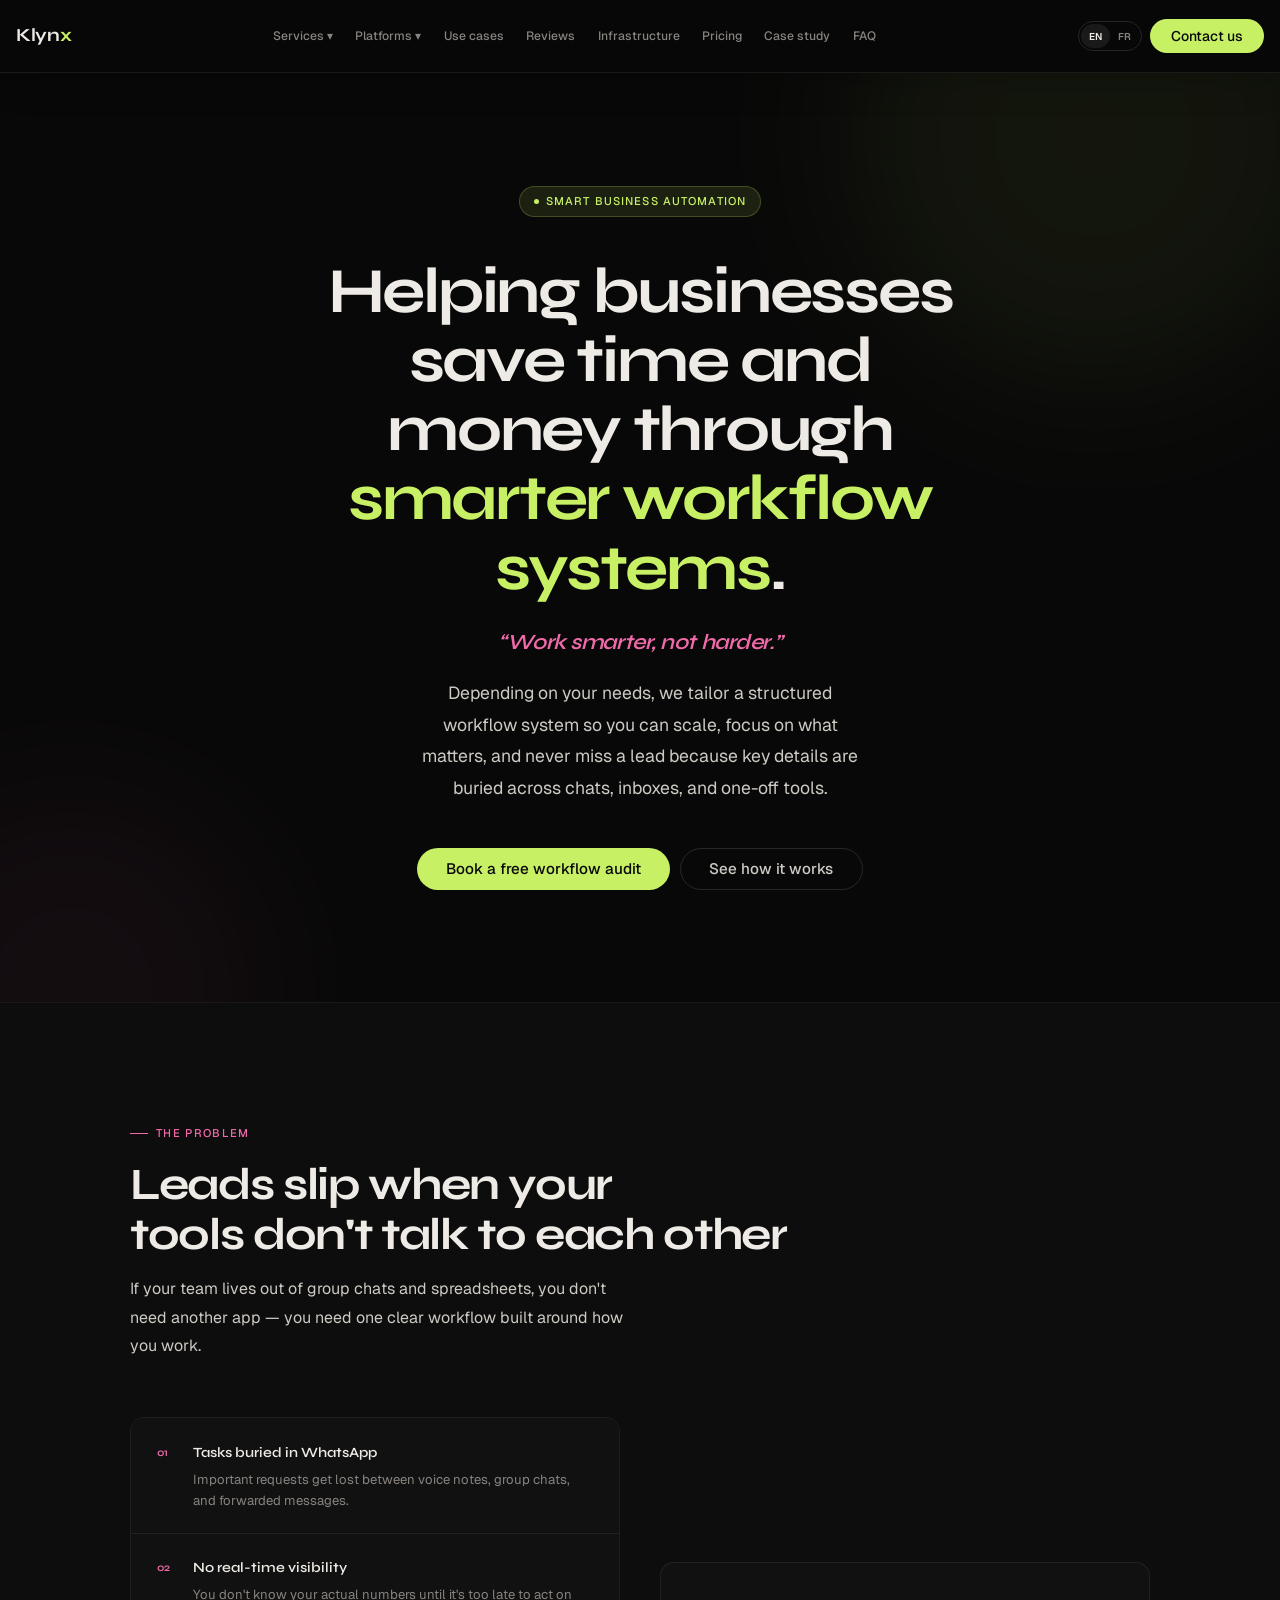
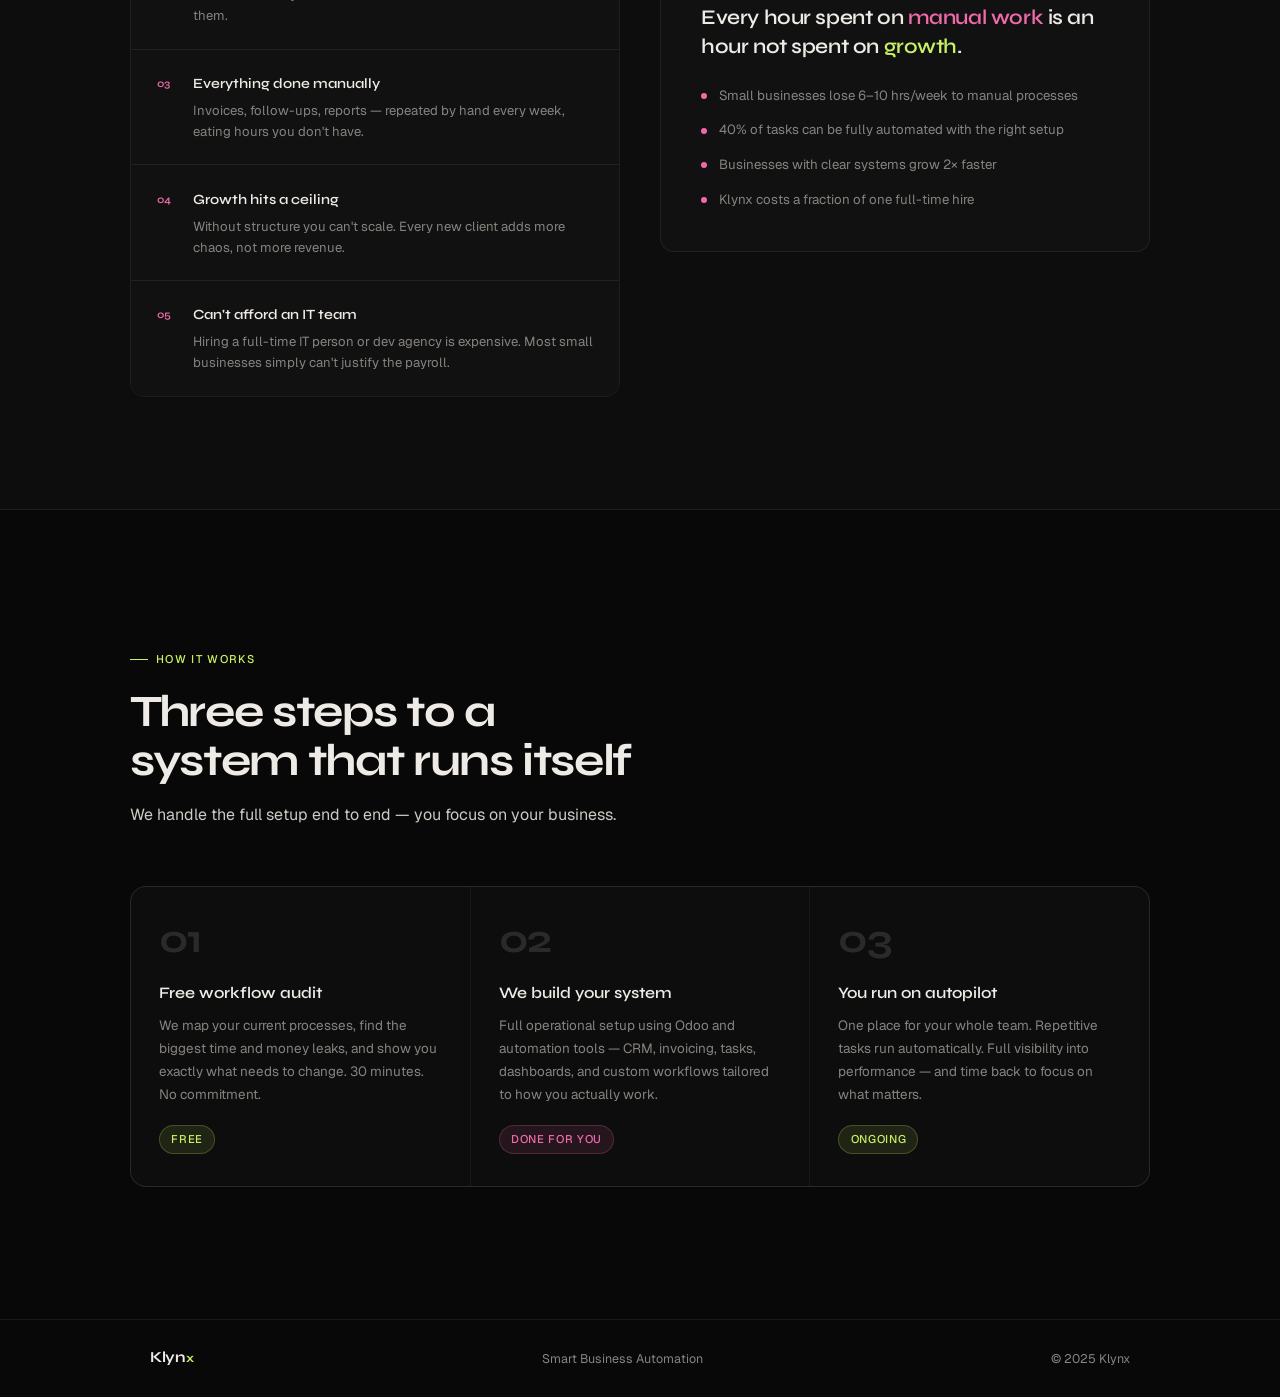
<file: site/index.html>
<!DOCTYPE html><html lang="en"><head><meta charset="UTF-8"><meta name="viewport" content="width=device-width,initial-scale=1.0"><meta name="theme-color" content="#080808"><title>Klynx — Klynx</title>
<link rel="icon" href="favicon.ico" sizes="any">
<link rel="icon" type="image/svg+xml" href="klynx-favicon.svg">
<link rel="preconnect" href="https://fonts.googleapis.com">
<link rel="preconnect" href="https://fonts.gstatic.com" crossorigin>
<link href="https://fonts.googleapis.com/css2?family=Syne:wght@600;700;800&family=Geist:wght@400;500;600&display=swap" rel="stylesheet">
<link rel="stylesheet" href="klynx.css"></head><body><div class="nav-wrap"><div class="nav">
<a class="logo" href="index.html">Klyn<span>x</span></a>
<div class="nav-main">
<div class="nav-item"><button class="nav-link" data-dropdown="" data-en="Services ▾" data-fr="Services ▾">Services ▾</button>
<div class="nav-dropdown">
<div class="dropdown-label" data-en="What we build & manage" data-fr="Ce que nous construisons & gérons">What we build & manage</div>
<a class="dropdown-link" href="services.html#included"><strong>Odoo ERP Integration</strong><small data-en="Business systems, workflows & custom configuration" data-fr="Systèmes métier, workflows & configuration sur mesure">Business systems, workflows & custom configuration</small></a>
<a class="dropdown-link" href="services.html#website"><strong>Website Design</strong><small data-en="Websites built to represent and convert" data-fr="Sites conçus pour représenter votre activité et convertir">Websites built to represent and convert</small></a>
<a class="dropdown-link" href="services.html#included"><strong>Automation & Integrations</strong><small data-en="Connect tools and remove repetitive work" data-fr="Connectez vos outils et supprimez le travail répétitif">Connect tools and remove repetitive work</small></a>
<a class="dropdown-link" href="infrastructure.html#hosting"><strong>Server & Infrastructure</strong><small data-en="Hosting, deployment, security & maintenance" data-fr="Hébergement, déploiement, sécurité & maintenance">Hosting, deployment, security & maintenance</small></a>
</div></div>
<div class="nav-item"><button class="nav-link" data-dropdown="" data-en="Platforms ▾" data-fr="Plateformes ▾">Platforms ▾</button>
<div class="nav-dropdown"><div class="dropdown-label" data-en="Klynx products" data-fr="Produits Klynx">Klynx products</div>
<a class="dropdown-link" href="platforms.html#klynx-os"><strong>Klynx OS <span class="badge-soon">Coming soon</span></strong><small data-en="Fleet-first business operating platform for car rental businesses" data-fr="Plateforme métier pensée autour de la flotte pour les agences de location">Fleet-first business operating platform for car rental businesses</small></a>
</div></div>
<a class="nav-link" data-en="Use cases" data-fr="Cas d’usage" href="use-cases.html">Use cases</a>
<a class="nav-link" data-en="Reviews" data-fr="Avis" href="reviews.html">Reviews</a>
<a class="nav-link" data-en="Infrastructure" data-fr="Infrastructure" href="infrastructure.html">Infrastructure</a>
<a class="nav-link" data-en="Pricing" data-fr="Tarifs" href="pricing.html">Pricing</a>
<a class="nav-link" data-en="Case study" data-fr="Cas client" href="case-study.html#casestudy">Case study</a>
<a class="nav-link" data-en="FAQ" data-fr="FAQ" href="faq.html#faq">FAQ</a>
</div>
<div class="nav-actions"><div class="lang"><button data-lang="en" onclick="setLang('en')">EN</button><button data-lang="fr" onclick="setLang('fr')">FR</button></div><a class="btn btn-green" data-en="Contact us" data-fr="Nous contacter" href="contact.html">Contact us</a><button aria-label="Open menu" class="menu-btn" onclick="toggleMobile()">☰</button></div></div>
<div class="mobile-menu" id="mobileMenu"><div class="mobile-group"><h4 data-en="Services" data-fr="Services">Services</h4><a href="services.html#included">Odoo ERP Integration</a><a href="services.html#website">Website Design</a><a href="services.html#included">Automation & Integrations</a><a href="infrastructure.html#hosting">Server & Infrastructure</a></div><div class="mobile-group"><h4 data-en="Platforms" data-fr="Plateformes">Platforms</h4><a href="platforms.html#klynx-os">Klynx OS — Coming soon</a></div><div class="mobile-group"><h4 data-en="Explore" data-fr="Explorer">Explore</h4><a href="use-cases.html">Use cases</a><a href="reviews.html">Reviews</a><a href="infrastructure.html">Infrastructure</a><a href="pricing.html">Pricing</a><a href="case-study.html#casestudy">Case study</a><a href="faq.html#faq">FAQ</a><a href="contact.html">Contact</a></div></div></div><main><section class="page-section" style="background: var(--bg0); position: relative; overflow: hidden;">
<div aria-hidden="true" class="hero-glow"><div class="orb g"></div><div class="orb p"></div></div>
<div class="inner" style="position: relative; z-index: 1;">
<div class="hero-inner">
<div class="badge"><span class="badge-dot"></span><span data-i18n="hero.badge">Smart Business Automation</span></div>
<h1 data-i18n="hero.h1">Helping businesses save time and money through <span class="g">smarter workflow systems</span>.</h1>
<p class="hero-quote" data-i18n="hero.quote">“Work smarter, not harder.”</p>
<p class="hero-sub" data-i18n="hero.sub">Depending on your needs, we tailor a structured workflow system so you can scale, focus on what matters, and never miss a lead because key details are buried across chats, inboxes, and one-off tools.</p>
<div class="hero-actions">
<a class="btn btn-green btn-lg" data-i18n="hero.cta1" href="contact.html#audit">Book a free workflow audit</a>
<a class="btn btn-outline btn-lg" data-i18n="hero.cta2" href="#how">See how it works</a>
</div>
</div>
</div>
</section><section class="page-section alt" id="problem">
<div class="inner">
<span class="eyebrow pink" data-i18n="problem.eyebrow">The problem</span>
<h2 data-i18n="problem.h2">Leads slip when your<br/>tools don't talk to each other</h2>
<p class="section-desc" data-i18n="problem.desc">If your team lives out of group chats and spreadsheets, you don't need another app — you need one clear workflow built around how you work.</p>
<div class="problem-grid">
<ul class="problem-list">
<li class="problem-item"><span class="problem-num">01</span><div><h3 data-i18n="p1.h">Tasks buried in WhatsApp</h3><p data-i18n="p1.p">Important requests get lost between voice notes, group chats, and forwarded messages.</p></div></li>
<li class="problem-item"><span class="problem-num">02</span><div><h3 data-i18n="p2.h">No real-time visibility</h3><p data-i18n="p2.p">You don't know your actual numbers until it's too late to act on them.</p></div></li>
<li class="problem-item"><span class="problem-num">03</span><div><h3 data-i18n="p3.h">Everything done manually</h3><p data-i18n="p3.p">Invoices, follow-ups, reports — repeated by hand every week, eating hours you don't have.</p></div></li>
<li class="problem-item"><span class="problem-num">04</span><div><h3 data-i18n="p4.h">Growth hits a ceiling</h3><p data-i18n="p4.p">Without structure you can't scale. Every new client adds more chaos, not more revenue.</p></div></li>
<li class="problem-item"><span class="problem-num">05</span><div><h3 data-i18n="p5.h">Can't afford an IT team</h3><p data-i18n="p5.p">Hiring a full-time IT person or dev agency is expensive. Most small businesses simply can't justify the payroll.</p></div></li>
</ul>
<div class="problem-callout">
<p class="callout-quote"><span data-i18n="callout.q1">Every hour spent on</span> <span class="p" data-i18n="callout.q2">manual work</span> <span data-i18n="callout.q3">is an hour not spent on</span> <span class="g" data-i18n="callout.q4">growth</span>.</p>
<div class="callout-stat">
<div class="callout-row" data-i18n="callout.s1">Small businesses lose 6–10 hrs/week to manual processes</div>
<div class="callout-row" data-i18n="callout.s2">40% of tasks can be fully automated with the right setup</div>
<div class="callout-row" data-i18n="callout.s3">Businesses with clear systems grow 2× faster</div>
<div class="callout-row" data-i18n="callout.s4">Klynx costs a fraction of one full-time hire</div>
</div>
</div>
</div>
</div>
</section><section class="page-section" id="how" style="background: var(--bg0);">
<div class="inner">
<span class="eyebrow green" data-i18n="how.eyebrow">How it works</span>
<h2 data-i18n="how.h2">Three steps to a<br/>system that runs itself</h2>
<p class="section-desc" data-i18n="how.desc">We handle the full setup end to end — you focus on your business.</p>
<div class="steps">
<div class="step">
<div class="step-num">01</div>
<h3 data-i18n="s1.h">Free workflow audit</h3>
<p data-i18n="s1.p">We map your current processes, find the biggest time and money leaks, and show you exactly what needs to change. 30 minutes. No commitment.</p>
<span class="step-tag green" data-i18n="s1.tag">Free</span>
</div>
<div class="step">
<div class="step-num">02</div>
<h3 data-i18n="s2.h">We build your system</h3>
<p data-i18n="s2.p">Full operational setup using Odoo and automation tools — CRM, invoicing, tasks, dashboards, and custom workflows tailored to how you actually work.</p>
<span class="step-tag pink" data-i18n="s2.tag">Done for you</span>
</div>
<div class="step">
<div class="step-num">03</div>
<h3 data-i18n="s3.h">You run on autopilot</h3>
<p data-i18n="s3.p">One place for your whole team. Repetitive tasks run automatically. Full visibility into performance — and time back to focus on what matters.</p>
<span class="step-tag green" data-i18n="s3.tag">Ongoing</span>
</div>
</div>
</div>
</section></main><footer>
<a class="logo" href="index.html">Klyn<span>x</span></a>
<span data-i18n="footer.tagline">Smart Business Automation</span>
<span data-i18n="footer.copy">© 2025 Klynx</span>
</footer><button class="backtop" id="backTop" aria-label="Back to top">↑</button><script src="klynx.js"></script></body></html>
</file>
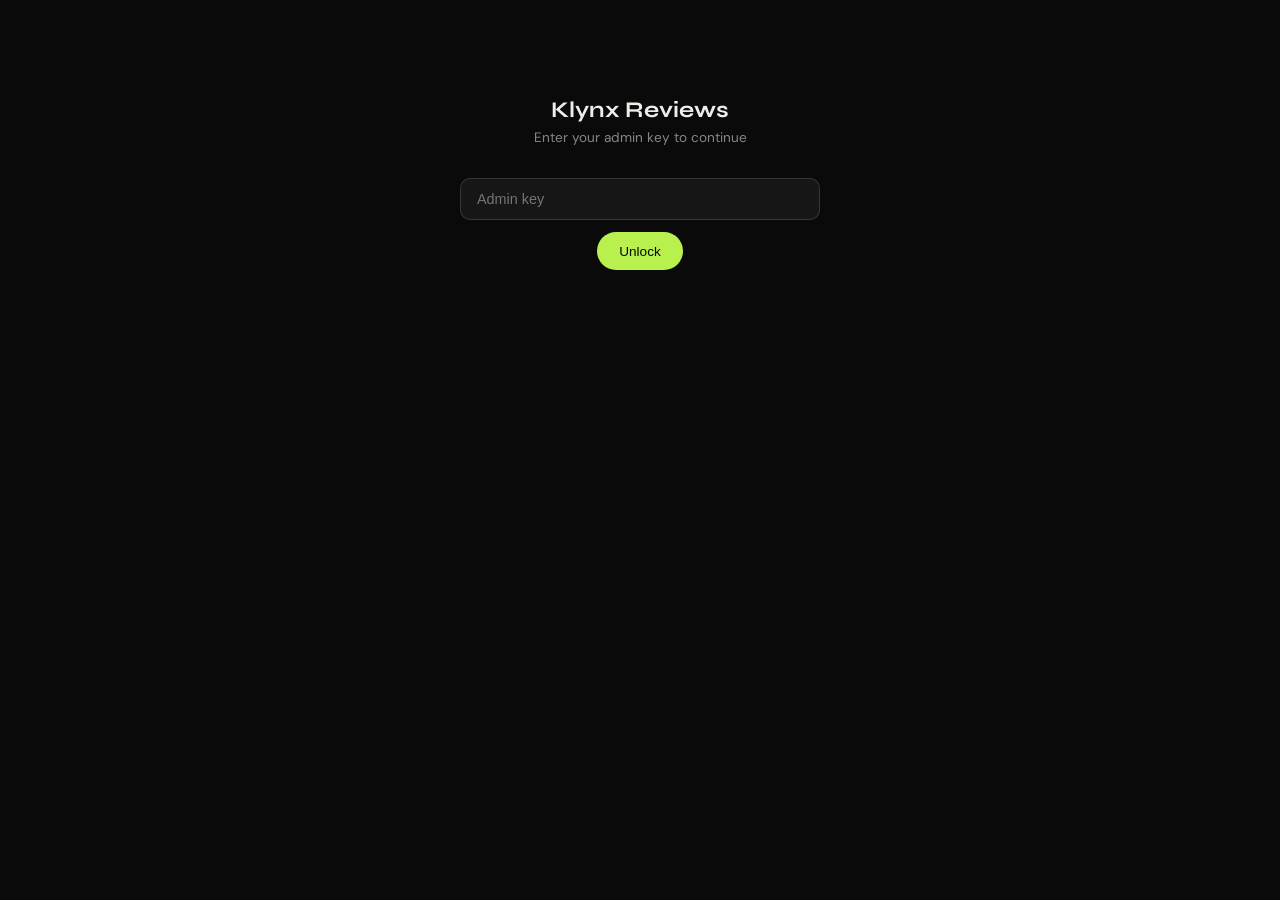
<file: site/admin.html>
<!DOCTYPE html>
<html lang="en">
<head>
<meta charset="UTF-8" />
<meta name="viewport" content="width=device-width, initial-scale=1.0" />
<meta name="robots" content="noindex, nofollow" />
<title>Klynx — Review Moderation</title>
<link href="https://fonts.googleapis.com/css2?family=Syne:wght@700;800&family=DM+Sans:wght@400;500&display=swap" rel="stylesheet" />
<style>
  * { box-sizing: border-box; margin: 0; padding: 0; }
  :root {
    --bg0: #0a0a0a; --bg1: #111111; --bg2: #161616;
    --border: rgba(255,255,255,0.08); --border2: rgba(255,255,255,0.14);
    --text: #f0ede8; --muted: #8a8681;
    --green: #b8f04e; --green-dim: rgba(184,240,78,0.1); --green-border: rgba(184,240,78,0.25);
    --pink: #f06a9e; --pink-dim: rgba(240,106,158,0.1); --pink-border: rgba(240,106,158,0.25);
  }
  body { background: var(--bg0); color: var(--text); font-family: 'DM Sans', sans-serif; padding: 2rem 1.25rem; }
  .wrap { max-width: 780px; margin: 0 auto; }
  h1 { font-family: 'Syne', sans-serif; font-size: 1.4rem; margin-bottom: 0.4rem; }
  .sub { color: var(--muted); font-size: 0.85rem; margin-bottom: 2rem; }

  #login { max-width: 360px; margin: 4rem auto; text-align: center; }
  #login input {
    width: 100%; background: var(--bg2); border: 1px solid var(--border2); color: var(--text);
    padding: 0.75rem 1rem; border-radius: 10px; font-size: 0.9rem; margin-bottom: 0.75rem; outline: none;
  }
  #login input:focus { border-color: var(--green-border); }
  #login button, .btn {
    background: var(--green); color: #080808; border: none; font-weight: 500;
    padding: 0.7rem 1.4rem; border-radius: 100px; cursor: pointer; font-size: 0.85rem;
  }
  #login-error { color: var(--pink); font-size: 0.8rem; margin-top: 0.5rem; display: none; }

  #app { display: none; }
  .api-config { display: flex; gap: 8px; margin-bottom: 1.5rem; }
  .api-config input { flex: 1; background: var(--bg2); border: 1px solid var(--border); color: var(--muted); font-size: 0.78rem; padding: 0.5rem 0.75rem; border-radius: 8px; }

  .tabs { display: flex; gap: 6px; margin-bottom: 1.5rem; }
  .tab {
    background: var(--bg2); border: 1px solid var(--border); color: var(--muted);
    padding: 0.5rem 1rem; border-radius: 100px; cursor: pointer; font-size: 0.8rem; font-weight: 500;
  }
  .tab.active { background: var(--green-dim); border-color: var(--green-border); color: var(--green); }

  .review { background: var(--bg1); border: 1px solid var(--border); border-radius: 14px; padding: 1.5rem; margin-bottom: 12px; }
  .review-top { display: flex; justify-content: space-between; align-items: flex-start; gap: 1rem; margin-bottom: 0.75rem; }
  .review-name { font-family: 'Syne', sans-serif; font-weight: 700; font-size: 0.95rem; }
  .review-company { color: var(--muted); font-size: 0.78rem; margin-top: 2px; }
  .review-stars { color: var(--green); font-size: 0.85rem; letter-spacing: 2px; white-space: nowrap; }
  .review-text { font-size: 0.88rem; color: #ddd8d2; line-height: 1.6; margin-bottom: 1rem; }
  .review-meta { font-size: 0.72rem; color: var(--muted); margin-bottom: 1rem; }
  .status-badge {
    display: inline-block; font-size: 0.65rem; font-weight: 600; letter-spacing: 0.06em; text-transform: uppercase;
    padding: 0.2rem 0.6rem; border-radius: 100px;
  }
  .status-pending { background: rgba(255,255,255,0.06); color: var(--muted); border: 1px solid var(--border2); }
  .status-approved { background: var(--green-dim); color: var(--green); border: 1px solid var(--green-border); }
  .status-rejected { background: var(--pink-dim); color: var(--pink); border: 1px solid var(--pink-border); }
  .review-actions { display: flex; gap: 8px; }
  .action-btn { font-size: 0.78rem; font-weight: 500; padding: 0.45rem 0.9rem; border-radius: 100px; border: 1px solid var(--border2); background: transparent; color: var(--text); cursor: pointer; }
  .action-btn.approve:hover { background: var(--green-dim); border-color: var(--green-border); color: var(--green); }
  .action-btn.reject:hover { background: var(--pink-dim); border-color: var(--pink-border); color: var(--pink); }
  .action-btn.delete:hover { background: rgba(255,255,255,0.08); }
  .empty { color: var(--muted); font-size: 0.85rem; text-align: center; padding: 3rem 0; }
</style>
</head>
<body>

<div id="login">
  <h1>Klynx Reviews</h1>
  <p class="sub">Enter your admin key to continue</p>
  <input type="password" id="admin-key-input" placeholder="Admin key" />
  <button onclick="doLogin()">Unlock</button>
  <p id="login-error">Incorrect key or the worker couldn't be reached.</p>
</div>

<div id="app" class="wrap">
  <h1>Review moderation</h1>
  <p class="sub">Approve reviews to publish them on the site, or reject to hide them permanently.</p>

  <div class="api-config">
    <input id="api-url" placeholder="https://klynx-reviews.YOUR-SUBDOMAIN.workers.dev" />
    <button class="btn" onclick="saveApiUrl()">Save</button>
  </div>

  <div class="tabs">
    <button class="tab active" data-status="pending" onclick="setTab('pending')">Pending</button>
    <button class="tab" data-status="approved" onclick="setTab('approved')">Approved</button>
    <button class="tab" data-status="rejected" onclick="setTab('rejected')">Rejected</button>
    <button class="tab" data-status="all" onclick="setTab('all')">All</button>
  </div>

  <div id="list"></div>
</div>

<script>
let adminKey = localStorage.getItem('klynx_admin_key') || '';
let apiUrl = localStorage.getItem('klynx_reviews_api') || '';
let allReviews = [];
let currentTab = 'pending';

document.getElementById('api-url').value = apiUrl;

function doLogin() {
  adminKey = document.getElementById('admin-key-input').value.trim();
  if (!adminKey) return;
  localStorage.setItem('klynx_admin_key', adminKey);
  document.getElementById('login').style.display = 'none';
  document.getElementById('app').style.display = 'block';
  loadReviews();
}

function saveApiUrl() {
  apiUrl = document.getElementById('api-url').value.trim().replace(/\/$/, '');
  localStorage.setItem('klynx_reviews_api', apiUrl);
  loadReviews();
}

function setTab(status) {
  currentTab = status;
  document.querySelectorAll('.tab').forEach(t => t.classList.toggle('active', t.dataset.status === status));
  render();
}

async function loadReviews() {
  if (!apiUrl) return;
  const list = document.getElementById('list');
  list.innerHTML = '<p class="empty">Loading…</p>';
  try {
    const res = await fetch(`${apiUrl}/admin/list`, { headers: { 'X-Admin-Key': adminKey } });
    if (res.status === 401) {
      document.getElementById('login-error').style.display = 'block';
      document.getElementById('login').style.display = 'block';
      document.getElementById('app').style.display = 'none';
      return;
    }
    const data = await res.json();
    allReviews = data.reviews || [];
    render();
  } catch (err) {
    list.innerHTML = `<p class="empty">Could not reach the worker at that URL.</p>`;
  }
}

function render() {
  const list = document.getElementById('list');
  const filtered = currentTab === 'all' ? allReviews : allReviews.filter(r => r.status === currentTab);
  if (filtered.length === 0) {
    list.innerHTML = '<p class="empty">Nothing here yet.</p>';
    return;
  }
  list.innerHTML = filtered.map(r => `
    <div class="review">
      <div class="review-top">
        <div>
          <div class="review-name">${escapeHtml(r.name)} ${r.company ? `<span class="review-company">— ${escapeHtml(r.company)}</span>` : ''}</div>
        </div>
        <div class="review-stars">${'★'.repeat(r.rating)}${'☆'.repeat(5 - r.rating)}</div>
      </div>
      <div class="review-text">${escapeHtml(r.text)}</div>
      <div class="review-meta">
        <span class="status-badge status-${r.status}">${r.status}</span>
        &nbsp;·&nbsp; submitted ${new Date(r.submittedAt).toLocaleString()}
      </div>
      <div class="review-actions">
        ${r.status !== 'approved' ? `<button class="action-btn approve" onclick="moderate('${r.id}','approve')">Approve</button>` : ''}
        ${r.status !== 'rejected' ? `<button class="action-btn reject" onclick="moderate('${r.id}','reject')">Reject</button>` : ''}
        ${r.status !== 'pending' ? `<button class="action-btn" onclick="moderate('${r.id}','pending')">Move to pending</button>` : ''}
        <button class="action-btn delete" onclick="removeReview('${r.id}')">Delete</button>
      </div>
    </div>
  `).join('');
}

async function moderate(id, action) {
  try {
    await fetch(`${apiUrl}/admin/${id}/${action}`, { method: 'POST', headers: { 'X-Admin-Key': adminKey } });
    loadReviews();
  } catch (err) {
    alert('Could not update this review. Please try again.');
  }
}

async function removeReview(id) {
  if (!confirm('Delete this review permanently?')) return;
  try {
    await fetch(`${apiUrl}/admin/${id}`, { method: 'DELETE', headers: { 'X-Admin-Key': adminKey } });
    loadReviews();
  } catch (err) {
    alert('Could not delete this review. Please try again.');
  }
}

function escapeHtml(str) {
  const div = document.createElement('div');
  div.textContent = str || '';
  return div.innerHTML;
}

// auto-login if we already have a saved key
if (adminKey) {
  document.getElementById('login').style.display = 'none';
  document.getElementById('app').style.display = 'block';
  loadReviews();
}
</script>
</body>
</html>
</file>
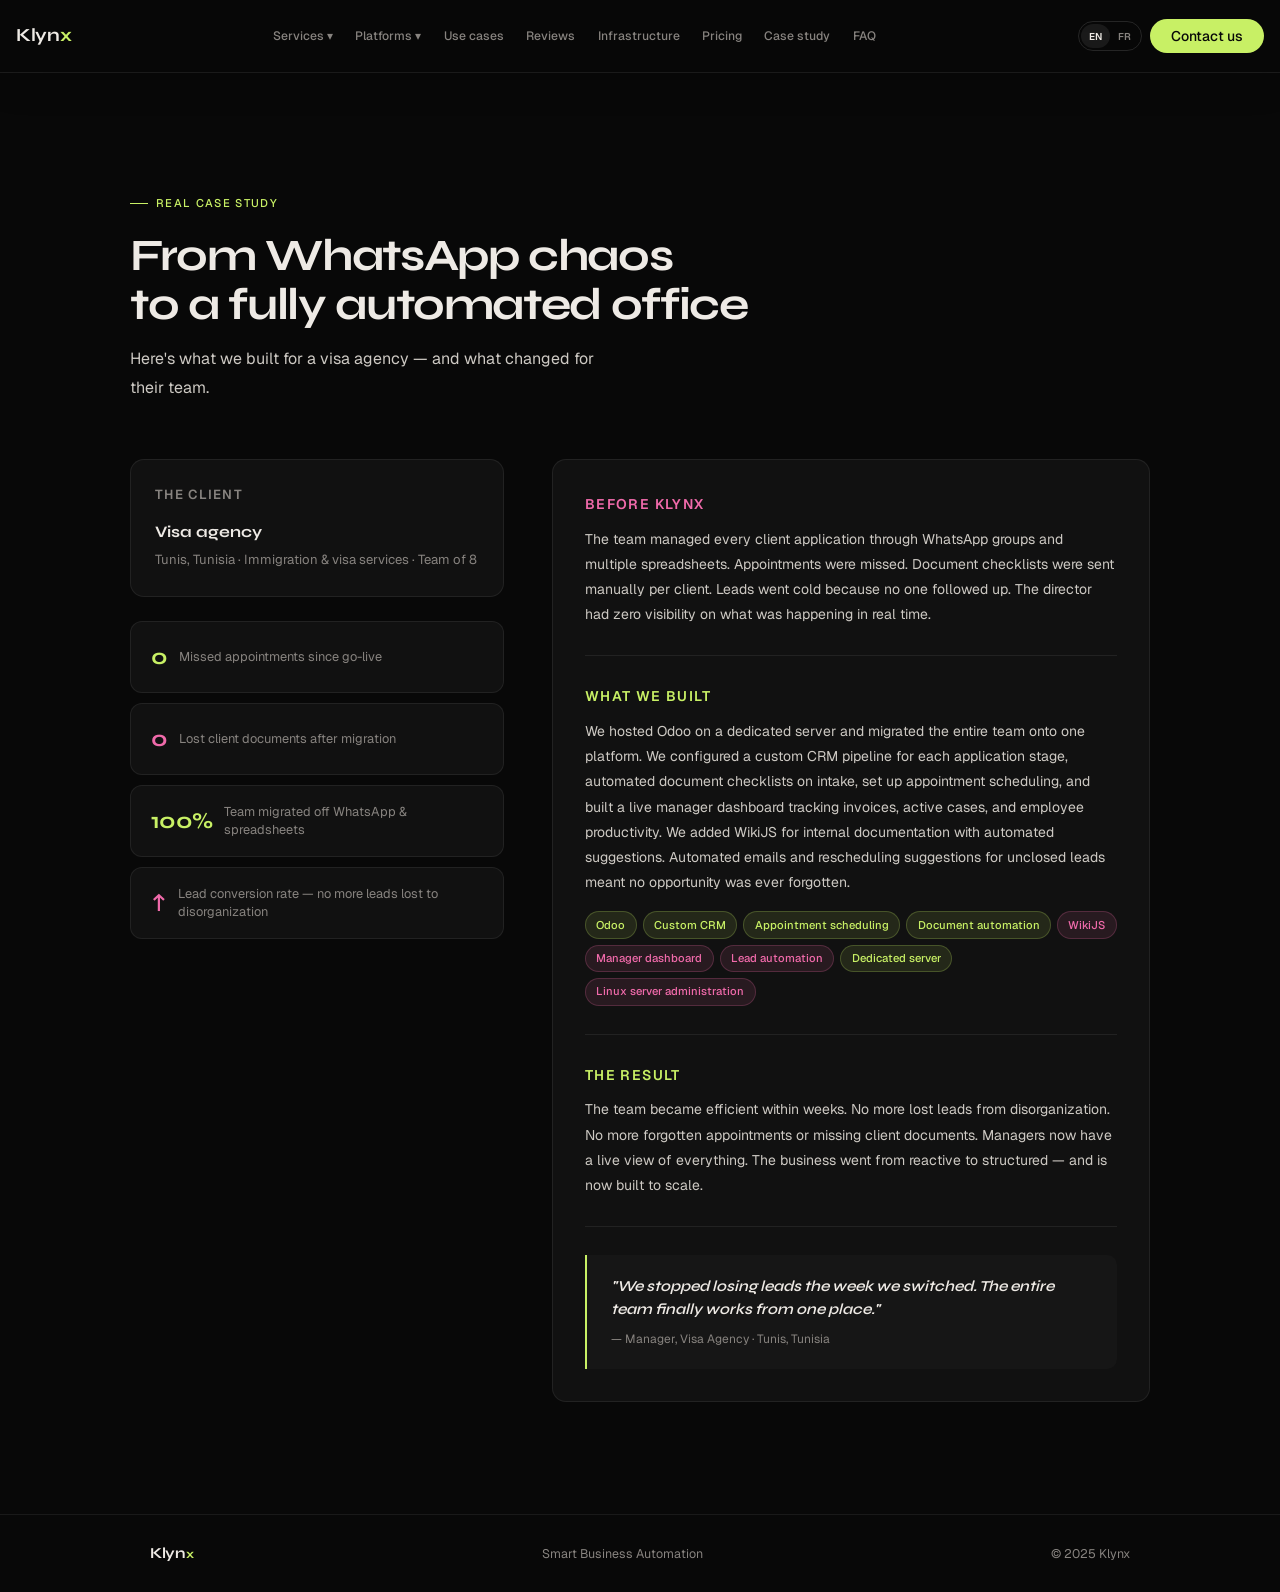
<file: site/case-study.html>
<!DOCTYPE html><html lang="en"><head><meta charset="UTF-8"><meta name="viewport" content="width=device-width,initial-scale=1.0"><meta name="theme-color" content="#080808"><title>Klynx — Klynx</title>
<link rel="icon" href="favicon.ico" sizes="any">
<link rel="icon" type="image/svg+xml" href="klynx-favicon.svg"><link rel="preconnect" href="https://fonts.googleapis.com">
<link rel="preconnect" href="https://fonts.gstatic.com" crossorigin>
<link href="https://fonts.googleapis.com/css2?family=Syne:wght@600;700;800&family=Geist:wght@400;500;600&display=swap" rel="stylesheet">
<link rel="stylesheet" href="klynx.css"></head><body><div class="nav-wrap"><div class="nav">
<a class="logo" href="index.html">Klyn<span>x</span></a>
<div class="nav-main">
<div class="nav-item"><button class="nav-link" data-dropdown="" data-en="Services ▾" data-fr="Services ▾">Services ▾</button>
<div class="nav-dropdown">
<div class="dropdown-label" data-en="What we build & manage" data-fr="Ce que nous construisons & gérons">What we build & manage</div>
<a class="dropdown-link" href="services.html#included"><strong>Odoo ERP Integration</strong><small data-en="Business systems, workflows & custom configuration" data-fr="Systèmes métier, workflows & configuration sur mesure">Business systems, workflows & custom configuration</small></a>
<a class="dropdown-link" href="services.html#website"><strong>Website Design</strong><small data-en="Websites built to represent and convert" data-fr="Sites conçus pour représenter votre activité et convertir">Websites built to represent and convert</small></a>
<a class="dropdown-link" href="services.html#included"><strong>Automation & Integrations</strong><small data-en="Connect tools and remove repetitive work" data-fr="Connectez vos outils et supprimez le travail répétitif">Connect tools and remove repetitive work</small></a>
<a class="dropdown-link" href="infrastructure.html#hosting"><strong>Server & Infrastructure</strong><small data-en="Hosting, deployment, security & maintenance" data-fr="Hébergement, déploiement, sécurité & maintenance">Hosting, deployment, security & maintenance</small></a>
</div></div>
<div class="nav-item"><button class="nav-link" data-dropdown="" data-en="Platforms ▾" data-fr="Plateformes ▾">Platforms ▾</button>
<div class="nav-dropdown"><div class="dropdown-label" data-en="Klynx products" data-fr="Produits Klynx">Klynx products</div>
<a class="dropdown-link" href="platforms.html#klynx-os"><strong>Klynx OS <span class="badge-soon">Coming soon</span></strong><small data-en="Fleet-first business operating platform for car rental businesses" data-fr="Plateforme métier pensée autour de la flotte pour les agences de location">Fleet-first business operating platform for car rental businesses</small></a>
</div></div>
<a class="nav-link" data-en="Use cases" data-fr="Cas d’usage" href="use-cases.html">Use cases</a>
<a class="nav-link" data-en="Reviews" data-fr="Avis" href="reviews.html">Reviews</a>
<a class="nav-link" data-en="Infrastructure" data-fr="Infrastructure" href="infrastructure.html">Infrastructure</a>
<a class="nav-link" data-en="Pricing" data-fr="Tarifs" href="pricing.html">Pricing</a>
<a class="nav-link" data-en="Case study" data-fr="Cas client" href="case-study.html#casestudy">Case study</a>
<a class="nav-link" data-en="FAQ" data-fr="FAQ" href="faq.html#faq">FAQ</a>
</div>
<div class="nav-actions"><div class="lang"><button data-lang="en" onclick="setLang('en')">EN</button><button data-lang="fr" onclick="setLang('fr')">FR</button></div><a class="btn btn-green" data-en="Contact us" data-fr="Nous contacter" href="contact.html">Contact us</a><button aria-label="Open menu" class="menu-btn" onclick="toggleMobile()">☰</button></div></div>
<div class="mobile-menu" id="mobileMenu"><div class="mobile-group"><h4 data-en="Services" data-fr="Services">Services</h4><a href="services.html#included">Odoo ERP Integration</a><a href="services.html#website">Website Design</a><a href="services.html#included">Automation & Integrations</a><a href="infrastructure.html#hosting">Server & Infrastructure</a></div><div class="mobile-group"><h4 data-en="Platforms" data-fr="Plateformes">Platforms</h4><a href="platforms.html#klynx-os">Klynx OS — Coming soon</a></div><div class="mobile-group"><h4 data-en="Explore" data-fr="Explorer">Explore</h4><a href="use-cases.html">Use cases</a><a href="reviews.html">Reviews</a><a href="infrastructure.html">Infrastructure</a><a href="pricing.html">Pricing</a><a href="case-study.html#casestudy">Case study</a><a href="faq.html#faq">FAQ</a><a href="contact.html">Contact</a></div></div></div><main><section class="page-section" id="casestudy" style="background: var(--bg0);">
<div class="inner">
<span class="eyebrow green" data-i18n="cs.eyebrow">Real case study</span>
<h2 data-i18n="cs.h2">From WhatsApp chaos<br/>to a fully automated office</h2>
<p class="section-desc" data-i18n="cs.desc">Here's what we built for a visa agency — and what changed for their team.</p>
<div class="cs-wrap">
<div class="cs-meta">
<div class="cs-client">
<p class="cs-client-label" data-i18n="cs.client.label">The client</p>
<h3 data-i18n="cs.client.h">Visa agency</h3>
<p data-i18n="cs.client.p">Tunis, Tunisia · Immigration &amp; visa services · Team of 8</p>
</div>
<div class="cs-results">
<div class="cs-result">
<span class="cs-result-num g">0</span>
<span class="cs-result-label" data-i18n="cs.r1">Missed appointments since go-live</span>
</div>
<div class="cs-result">
<span class="cs-result-num p">0</span>
<span class="cs-result-label" data-i18n="cs.r2">Lost client documents after migration</span>
</div>
<div class="cs-result">
<span class="cs-result-num g">100%</span>
<span class="cs-result-label" data-i18n="cs.r3">Team migrated off WhatsApp &amp; spreadsheets</span>
</div>
<div class="cs-result">
<span class="cs-result-num p">↑</span>
<span class="cs-result-label" data-i18n="cs.r4">Lead conversion rate — no more leads lost to disorganization</span>
</div>
</div>
</div>
<div class="cs-story">
<div class="cs-block">
<p class="cs-block-label p" data-i18n="cs.before.label">Before Klynx</p>
<p data-i18n="cs.before.p">The team managed every client application through WhatsApp groups and multiple spreadsheets. Appointments were missed. Document checklists were sent manually per client. Leads went cold because no one followed up. The director had zero visibility on what was happening in the office in real time.</p>
</div>
<div class="cs-block">
<p class="cs-block-label g" data-i18n="cs.what.label">What we built</p>
<p data-i18n="cs.what.p">We hosted Odoo on a dedicated server and migrated the entire team onto one platform. We configured a custom CRM pipeline for each application stage, automated document checklists sent to clients on intake, set up appointment scheduling, and built a live manager dashboard tracking invoices, active cases, and employee productivity. We added WikiJS for internal documentation with automated suggestions — so the team stopped losing time asking each other basic questions. Automated emails and rescheduling suggestions for unclosed leads meant no opportunity was forgotten.</p>
<div class="cs-tags">
<span class="cs-tag g">Odoo</span>
<span class="cs-tag g">Custom CRM</span>
<span class="cs-tag g">Appointment scheduling</span>
<span class="cs-tag g">Document automation</span>
<span class="cs-tag p">WikiJS</span>
<span class="cs-tag p">Manager dashboard</span>
<span class="cs-tag p">Lead automation</span>
<span class="cs-tag g">Dedicated server</span>
<span class="cs-tag p">Linux server administration</span>
</div>
</div>
<div class="cs-block">
<p class="cs-block-label g" data-i18n="cs.after.label">The result</p>
<p data-i18n="cs.after.p">The team became efficient within weeks. No more lost leads from disorganization. No more forgotten appointments or missing client documents. Managers now have a live view of everything happening in the office. The business went from reactive to structured — and is now built to scale.</p>
</div>
<div class="cs-quote">
<p data-i18n="cs.quote">"Review from the manager coming soon."</p>
<span data-i18n="cs.quote.sub">— Manager, Visa Agency · Tunis, Tunisia</span>
</div>
</div>
</div>
</div>
</section></main><footer>
<a class="logo" href="index.html">Klyn<span>x</span></a>
<span data-i18n="footer.tagline">Smart Business Automation</span>
<span data-i18n="footer.copy">© 2025 Klynx</span>
</footer><button class="backtop" id="backTop" aria-label="Back to top">↑</button><script src="klynx.js"></script></body></html>
</file>
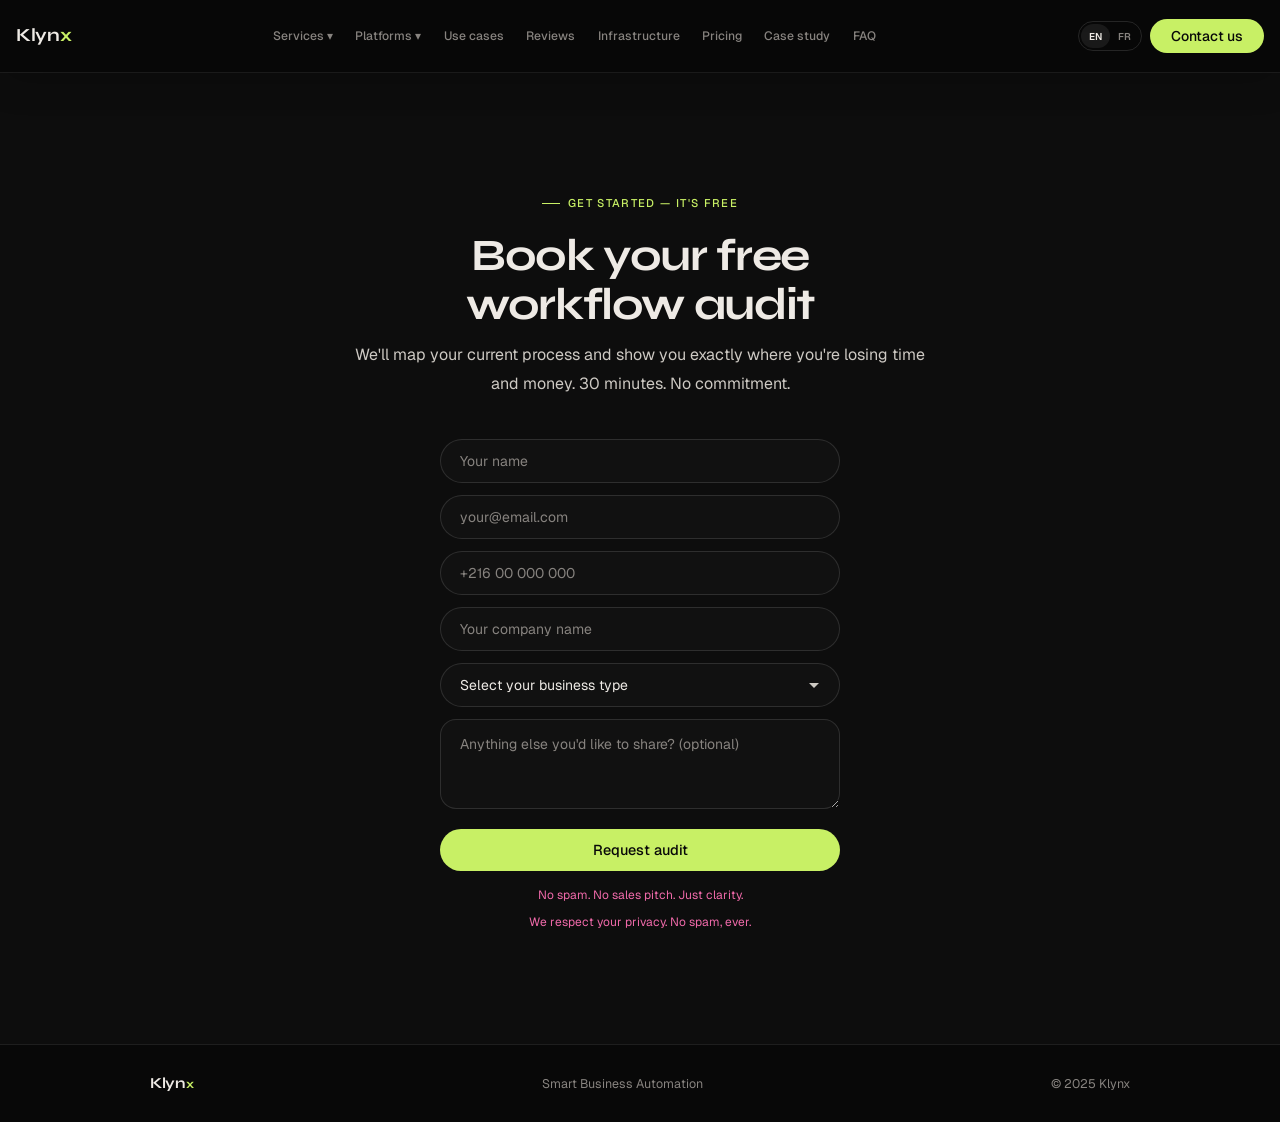
<file: site/contact.html>
<!DOCTYPE html><html lang="en"><head><meta charset="UTF-8"><meta name="viewport" content="width=device-width,initial-scale=1.0"><meta name="theme-color" content="#080808"><title>Klynx — Klynx</title>
<link rel="icon" href="favicon.ico" sizes="any">
<link rel="icon" type="image/svg+xml" href="klynx-favicon.svg"><link rel="preconnect" href="https://fonts.googleapis.com">
<link rel="preconnect" href="https://fonts.gstatic.com" crossorigin>
<link href="https://fonts.googleapis.com/css2?family=Syne:wght@600;700;800&family=Geist:wght@400;500;600&display=swap" rel="stylesheet">
<link rel="stylesheet" href="klynx.css"></head><body><div class="nav-wrap"><div class="nav">
<a class="logo" href="index.html">Klyn<span>x</span></a>
<div class="nav-main">
<div class="nav-item"><button class="nav-link" data-dropdown="" data-en="Services ▾" data-fr="Services ▾">Services ▾</button>
<div class="nav-dropdown">
<div class="dropdown-label" data-en="What we build & manage" data-fr="Ce que nous construisons & gérons">What we build & manage</div>
<a class="dropdown-link" href="services.html#included"><strong>Odoo ERP Integration</strong><small data-en="Business systems, workflows & custom configuration" data-fr="Systèmes métier, workflows & configuration sur mesure">Business systems, workflows & custom configuration</small></a>
<a class="dropdown-link" href="services.html#website"><strong>Website Design</strong><small data-en="Websites built to represent and convert" data-fr="Sites conçus pour représenter votre activité et convertir">Websites built to represent and convert</small></a>
<a class="dropdown-link" href="services.html#included"><strong>Automation & Integrations</strong><small data-en="Connect tools and remove repetitive work" data-fr="Connectez vos outils et supprimez le travail répétitif">Connect tools and remove repetitive work</small></a>
<a class="dropdown-link" href="infrastructure.html#hosting"><strong>Server & Infrastructure</strong><small data-en="Hosting, deployment, security & maintenance" data-fr="Hébergement, déploiement, sécurité & maintenance">Hosting, deployment, security & maintenance</small></a>
</div></div>
<div class="nav-item"><button class="nav-link" data-dropdown="" data-en="Platforms ▾" data-fr="Plateformes ▾">Platforms ▾</button>
<div class="nav-dropdown"><div class="dropdown-label" data-en="Klynx products" data-fr="Produits Klynx">Klynx products</div>
<a class="dropdown-link" href="platforms.html#klynx-os"><strong>Klynx OS <span class="badge-soon">Coming soon</span></strong><small data-en="Fleet-first business operating platform for car rental businesses" data-fr="Plateforme métier pensée autour de la flotte pour les agences de location">Fleet-first business operating platform for car rental businesses</small></a>
</div></div>
<a class="nav-link" data-en="Use cases" data-fr="Cas d’usage" href="use-cases.html">Use cases</a>
<a class="nav-link" data-en="Reviews" data-fr="Avis" href="reviews.html">Reviews</a>
<a class="nav-link" data-en="Infrastructure" data-fr="Infrastructure" href="infrastructure.html">Infrastructure</a>
<a class="nav-link" data-en="Pricing" data-fr="Tarifs" href="pricing.html">Pricing</a>
<a class="nav-link" data-en="Case study" data-fr="Cas client" href="case-study.html#casestudy">Case study</a>
<a class="nav-link" data-en="FAQ" data-fr="FAQ" href="faq.html#faq">FAQ</a>
</div>
<div class="nav-actions"><div class="lang"><button data-lang="en" onclick="setLang('en')">EN</button><button data-lang="fr" onclick="setLang('fr')">FR</button></div><a class="btn btn-green" data-en="Contact us" data-fr="Nous contacter" href="contact.html">Contact us</a><button aria-label="Open menu" class="menu-btn" onclick="toggleMobile()">☰</button></div></div>
<div class="mobile-menu" id="mobileMenu"><div class="mobile-group"><h4 data-en="Services" data-fr="Services">Services</h4><a href="services.html#included">Odoo ERP Integration</a><a href="services.html#website">Website Design</a><a href="services.html#included">Automation & Integrations</a><a href="infrastructure.html#hosting">Server & Infrastructure</a></div><div class="mobile-group"><h4 data-en="Platforms" data-fr="Plateformes">Platforms</h4><a href="platforms.html#klynx-os">Klynx OS — Coming soon</a></div><div class="mobile-group"><h4 data-en="Explore" data-fr="Explorer">Explore</h4><a href="use-cases.html">Use cases</a><a href="reviews.html">Reviews</a><a href="infrastructure.html">Infrastructure</a><a href="pricing.html">Pricing</a><a href="case-study.html#casestudy">Case study</a><a href="faq.html#faq">FAQ</a><a href="contact.html">Contact</a></div></div></div><main><section class="page-section alt" id="audit">
<div class="inner">
<div class="cta-inner">
<span class="eyebrow green" data-i18n="cta.eyebrow" style="justify-content: center;">Get started — it's free</span>
<h2 data-i18n="cta.h2">Book your free<br/>workflow audit</h2>
<p class="section-desc" data-i18n="cta.desc">We'll map your current process and show you exactly where you're losing time and money. 30 minutes. No commitment.</p>
<form action="https://your-email-forwarding-worker.workers.dev" class="contact-form" method="POST" name="audit-requests" onsubmit="handleSubmit(event)">
<input name="form-name" type="hidden" value="audit-requests"/>
<div class="form-row">
<input aria-label="Your name" data-i18n-aria="cta.aria.name" data-i18n-placeholder="cta.name.placeholder" name="full-name" placeholder="Your name" required="" type="text"/>
</div>
<div class="form-row">
<input aria-label="Email address" data-i18n-aria="cta.aria.email" data-i18n-placeholder="cta.placeholder" name="email" placeholder="your@email.com" required="" type="email"/>
</div>
<div class="form-row">
<input aria-label="Phone number (optional)" data-i18n-aria="cta.aria.phone" data-i18n-placeholder="cta.phone.placeholder" name="phone" placeholder="+216 00 000 000" type="tel"/>
</div>
<div class="form-row">
<input aria-label="Company name" data-i18n-aria="cta.aria.company" data-i18n-placeholder="cta.company.placeholder" name="company" placeholder="Your company name" required="" type="text"/>
</div>
<div class="form-row">
<select aria-label="Business type" data-i18n-aria="cta.aria.business" data-i18n-placeholder="cta.business.placeholder" id="business-type-select" name="business-type" onchange="toggleOtherBusinessType(this)" required="">
<option disabled="" selected="" value="">Select your business type</option>
<option value="retail">Retail &amp; Shop</option>
<option value="services">Service and Agency</option>
<option value="rental">Rental Car Agency</option>
<option value="realestate">Real Estate Company</option>
<option value="other">Other</option>
</select>
</div>
<div class="form-row" id="business-type-other-row" style="display: none;">
<input aria-label="Describe your business type" data-i18n-aria="cta.aria.businessOther" data-i18n-placeholder="cta.business.other.placeholder" id="business-type-other-input" name="business-type-other" placeholder="Tell us your business type" type="text"/>
</div>
<div class="form-row">
<textarea aria-label="Anything else you'd like to share (optional)" data-i18n-aria="cta.aria.extra" data-i18n-placeholder="cta.extra.placeholder" name="extra-info" placeholder="Anything else you'd like to share? (optional)"></textarea>
</div>
<button data-i18n="cta.btn" type="submit">Request audit</button>
</form>
<p class="note"><span data-i18n="cta.note">No spam. No sales pitch.</span> <span data-i18n="cta.note2">Just clarity.</span></p>
<p class="note" style="margin-top: 0.4rem;"><span data-i18n="cta.privacy">We respect your privacy. No spam, ever.</span></p>
<p class="success-msg" data-i18n="cta.success" id="success">Thanks — we'll reach out within 24 hours.</p>
</div>
</div>
</section></main><footer>
<a class="logo" href="index.html">Klyn<span>x</span></a>
<span data-i18n="footer.tagline">Smart Business Automation</span>
<span data-i18n="footer.copy">© 2025 Klynx</span>
</footer><button class="backtop" id="backTop" aria-label="Back to top">↑</button><script src="klynx.js"></script></body></html>
</file>
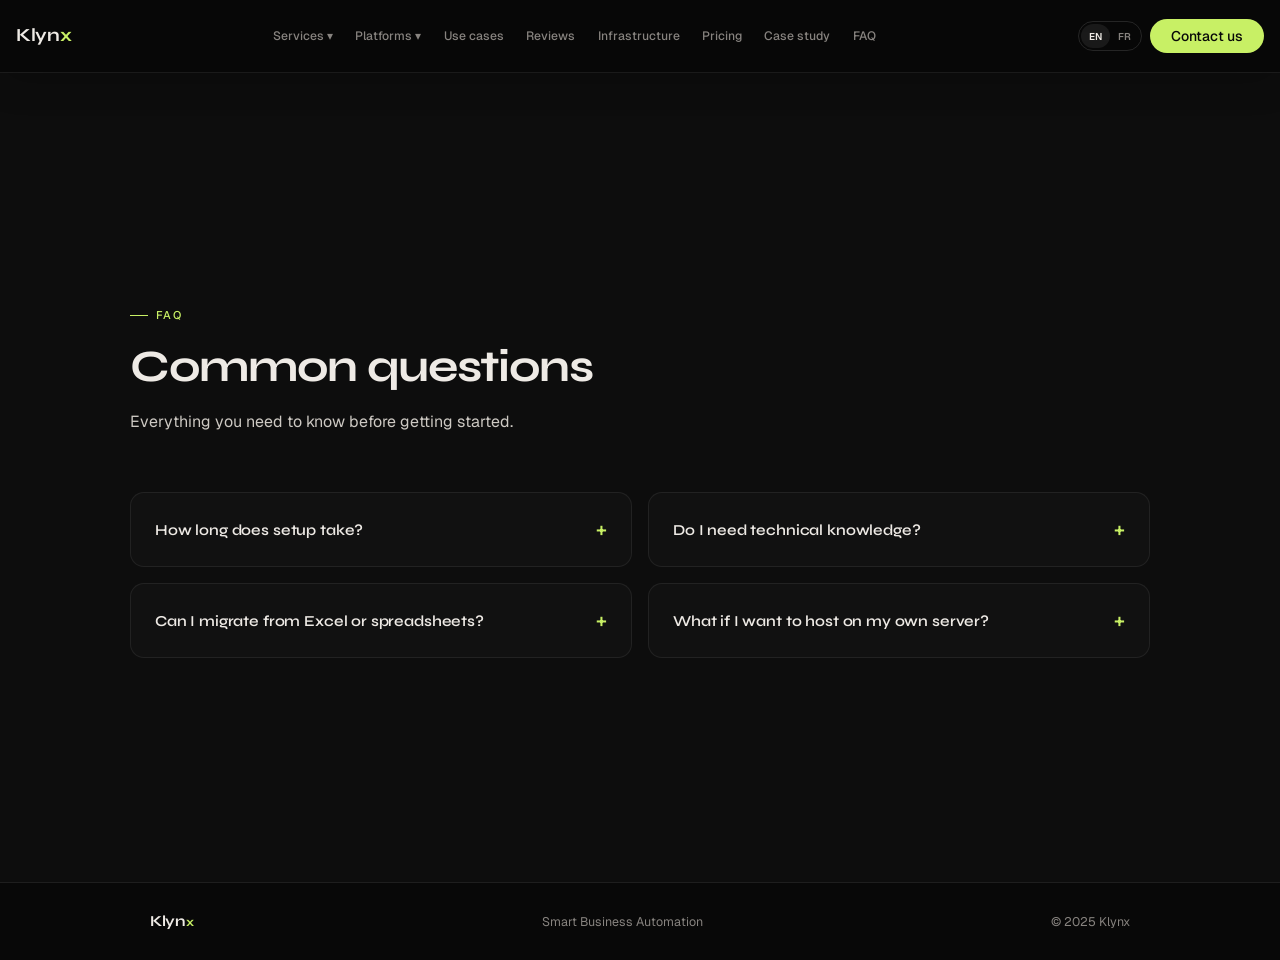
<file: site/faq.html>
<!DOCTYPE html><html lang="en"><head><meta charset="UTF-8"><meta name="viewport" content="width=device-width,initial-scale=1.0"><meta name="theme-color" content="#080808"><title>Klynx — Klynx</title>
<link rel="icon" href="favicon.ico" sizes="any">
<link rel="icon" type="image/svg+xml" href="klynx-favicon.svg"><link rel="preconnect" href="https://fonts.googleapis.com">
<link rel="preconnect" href="https://fonts.gstatic.com" crossorigin>
<link href="https://fonts.googleapis.com/css2?family=Syne:wght@600;700;800&family=Geist:wght@400;500;600&display=swap" rel="stylesheet">
<link rel="stylesheet" href="klynx.css"></head><body><div class="nav-wrap"><div class="nav">
<a class="logo" href="index.html">Klyn<span>x</span></a>
<div class="nav-main">
<div class="nav-item"><button class="nav-link" data-dropdown="" data-en="Services ▾" data-fr="Services ▾">Services ▾</button>
<div class="nav-dropdown">
<div class="dropdown-label" data-en="What we build & manage" data-fr="Ce que nous construisons & gérons">What we build & manage</div>
<a class="dropdown-link" href="services.html#included"><strong>Odoo ERP Integration</strong><small data-en="Business systems, workflows & custom configuration" data-fr="Systèmes métier, workflows & configuration sur mesure">Business systems, workflows & custom configuration</small></a>
<a class="dropdown-link" href="services.html#website"><strong>Website Design</strong><small data-en="Websites built to represent and convert" data-fr="Sites conçus pour représenter votre activité et convertir">Websites built to represent and convert</small></a>
<a class="dropdown-link" href="services.html#included"><strong>Automation & Integrations</strong><small data-en="Connect tools and remove repetitive work" data-fr="Connectez vos outils et supprimez le travail répétitif">Connect tools and remove repetitive work</small></a>
<a class="dropdown-link" href="infrastructure.html#hosting"><strong>Server & Infrastructure</strong><small data-en="Hosting, deployment, security & maintenance" data-fr="Hébergement, déploiement, sécurité & maintenance">Hosting, deployment, security & maintenance</small></a>
</div></div>
<div class="nav-item"><button class="nav-link" data-dropdown="" data-en="Platforms ▾" data-fr="Plateformes ▾">Platforms ▾</button>
<div class="nav-dropdown"><div class="dropdown-label" data-en="Klynx products" data-fr="Produits Klynx">Klynx products</div>
<a class="dropdown-link" href="platforms.html#klynx-os"><strong>Klynx OS <span class="badge-soon">Coming soon</span></strong><small data-en="Fleet-first business operating platform for car rental businesses" data-fr="Plateforme métier pensée autour de la flotte pour les agences de location">Fleet-first business operating platform for car rental businesses</small></a>
</div></div>
<a class="nav-link" data-en="Use cases" data-fr="Cas d’usage" href="use-cases.html">Use cases</a>
<a class="nav-link" data-en="Reviews" data-fr="Avis" href="reviews.html">Reviews</a>
<a class="nav-link" data-en="Infrastructure" data-fr="Infrastructure" href="infrastructure.html">Infrastructure</a>
<a class="nav-link" data-en="Pricing" data-fr="Tarifs" href="pricing.html">Pricing</a>
<a class="nav-link" data-en="Case study" data-fr="Cas client" href="case-study.html#casestudy">Case study</a>
<a class="nav-link" data-en="FAQ" data-fr="FAQ" href="faq.html#faq">FAQ</a>
</div>
<div class="nav-actions"><div class="lang"><button data-lang="en" onclick="setLang('en')">EN</button><button data-lang="fr" onclick="setLang('fr')">FR</button></div><a class="btn btn-green" data-en="Contact us" data-fr="Nous contacter" href="contact.html">Contact us</a><button aria-label="Open menu" class="menu-btn" onclick="toggleMobile()">☰</button></div></div>
<div class="mobile-menu" id="mobileMenu"><div class="mobile-group"><h4 data-en="Services" data-fr="Services">Services</h4><a href="services.html#included">Odoo ERP Integration</a><a href="services.html#website">Website Design</a><a href="services.html#included">Automation & Integrations</a><a href="infrastructure.html#hosting">Server & Infrastructure</a></div><div class="mobile-group"><h4 data-en="Platforms" data-fr="Plateformes">Platforms</h4><a href="platforms.html#klynx-os">Klynx OS — Coming soon</a></div><div class="mobile-group"><h4 data-en="Explore" data-fr="Explorer">Explore</h4><a href="use-cases.html">Use cases</a><a href="reviews.html">Reviews</a><a href="infrastructure.html">Infrastructure</a><a href="pricing.html">Pricing</a><a href="case-study.html#casestudy">Case study</a><a href="faq.html#faq">FAQ</a><a href="contact.html">Contact</a></div></div></div><main><section class="page-section alt" id="faq">
<div class="inner">
<span class="eyebrow green" data-i18n="faq.eyebrow">FAQ</span>
<h2 data-i18n="faq.h2">Common questions</h2>
<p class="section-desc" data-i18n="faq.desc">Everything you need to know before getting started.</p>
<div class="faq-grid" id="faqGrid">
<div class="faq-item">
<button aria-expanded="false" class="faq-trigger" data-i18n="faq.q1" type="button">How long does setup take?</button>
<div class="faq-panel"><p data-i18n="faq.a1">Most systems are live within 2–4 weeks depending on complexity.</p></div>
</div>
<div class="faq-item">
<button aria-expanded="false" class="faq-trigger" data-i18n="faq.q2" type="button">Do I need technical knowledge?</button>
<div class="faq-panel"><p data-i18n="faq.a2">No. We handle the full technical setup. You just log in and work.</p></div>
</div>
<div class="faq-item">
<button aria-expanded="false" class="faq-trigger" data-i18n="faq.q3" type="button">Can I migrate from Excel or spreadsheets?</button>
<div class="faq-panel"><p data-i18n="faq.a3">Yes. We migrate your existing data as part of the setup process.</p></div>
</div>
<div class="faq-item">
<button aria-expanded="false" class="faq-trigger" data-i18n="faq.q4" type="button">What if I want to host on my own server?</button>
<div class="faq-panel"><p data-i18n="faq.a4">Both options are available. We handle the deployment whether you choose Klynx hosting or your own infrastructure.</p></div>
</div>
</div>
</div>
</section></main><footer>
<a class="logo" href="index.html">Klyn<span>x</span></a>
<span data-i18n="footer.tagline">Smart Business Automation</span>
<span data-i18n="footer.copy">© 2025 Klynx</span>
</footer><button class="backtop" id="backTop" aria-label="Back to top">↑</button><script src="klynx.js"></script></body></html>
</file>
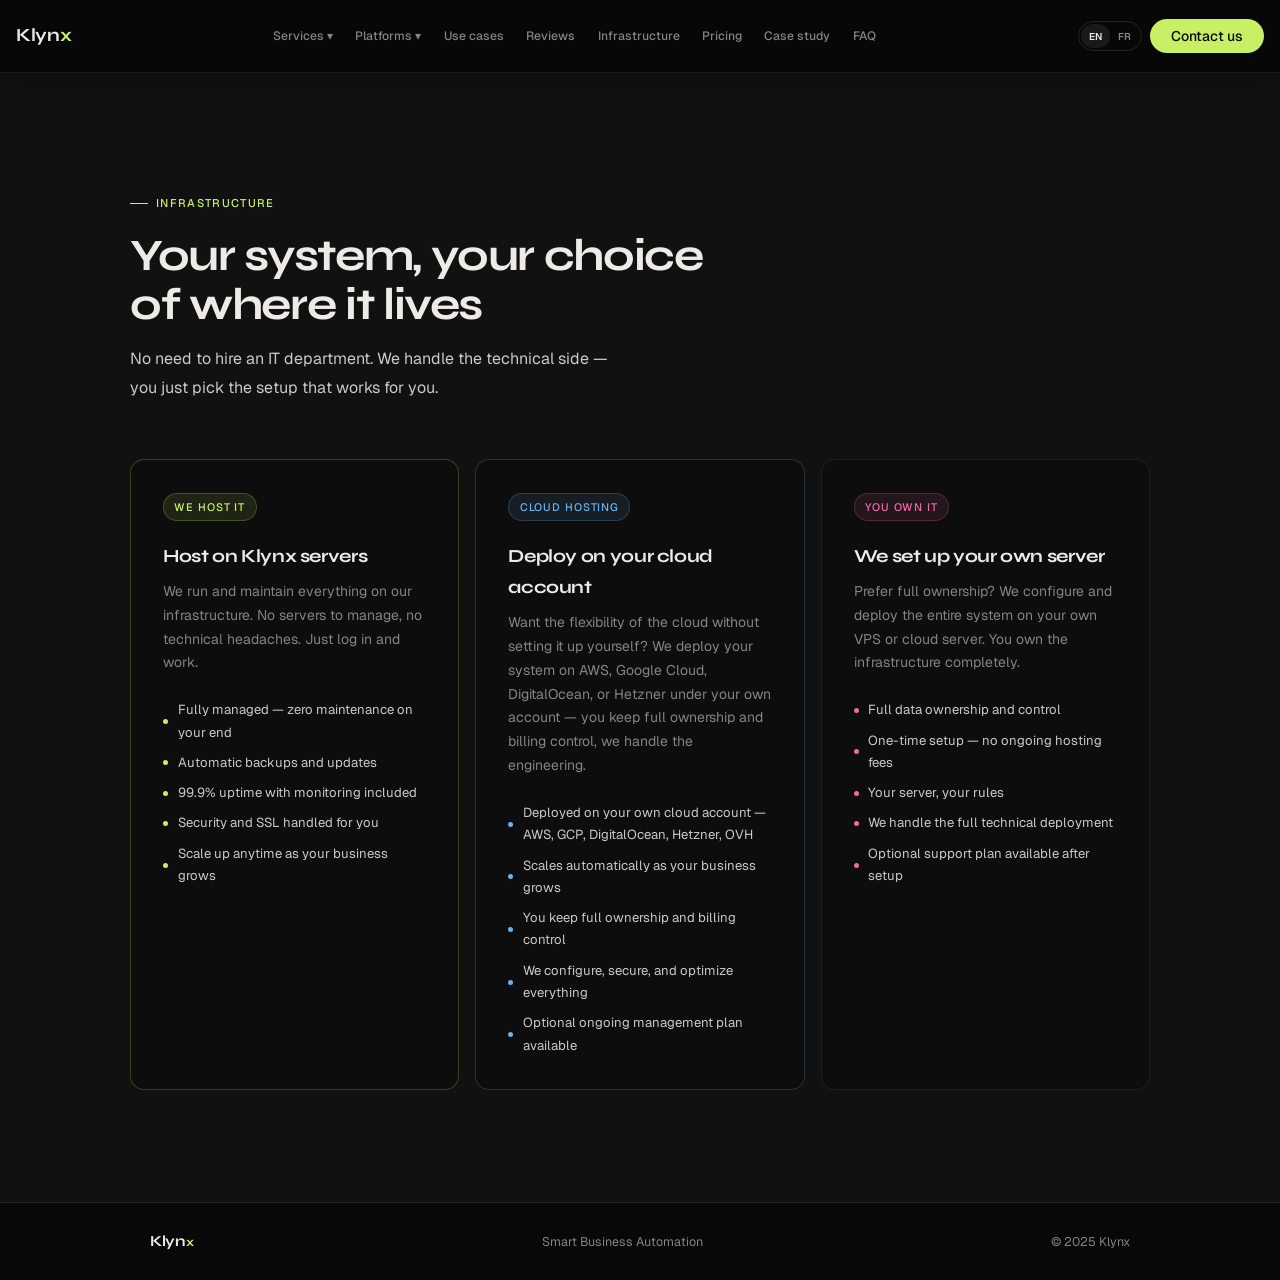
<file: site/infrastructure.html>
<!DOCTYPE html><html lang="en"><head><meta charset="UTF-8"><meta name="viewport" content="width=device-width,initial-scale=1.0"><meta name="theme-color" content="#080808"><title>Klynx — Klynx</title>
<link rel="icon" href="favicon.ico" sizes="any">
<link rel="icon" type="image/svg+xml" href="klynx-favicon.svg"><link rel="preconnect" href="https://fonts.googleapis.com">
<link rel="preconnect" href="https://fonts.gstatic.com" crossorigin>
<link href="https://fonts.googleapis.com/css2?family=Syne:wght@600;700;800&family=Geist:wght@400;500;600&display=swap" rel="stylesheet">
<link rel="stylesheet" href="klynx.css"></head><body><div class="nav-wrap"><div class="nav">
<a class="logo" href="index.html">Klyn<span>x</span></a>
<div class="nav-main">
<div class="nav-item"><button class="nav-link" data-dropdown="" data-en="Services ▾" data-fr="Services ▾">Services ▾</button>
<div class="nav-dropdown">
<div class="dropdown-label" data-en="What we build & manage" data-fr="Ce que nous construisons & gérons">What we build & manage</div>
<a class="dropdown-link" href="services.html#included"><strong>Odoo ERP Integration</strong><small data-en="Business systems, workflows & custom configuration" data-fr="Systèmes métier, workflows & configuration sur mesure">Business systems, workflows & custom configuration</small></a>
<a class="dropdown-link" href="services.html#website"><strong>Website Design</strong><small data-en="Websites built to represent and convert" data-fr="Sites conçus pour représenter votre activité et convertir">Websites built to represent and convert</small></a>
<a class="dropdown-link" href="services.html#included"><strong>Automation & Integrations</strong><small data-en="Connect tools and remove repetitive work" data-fr="Connectez vos outils et supprimez le travail répétitif">Connect tools and remove repetitive work</small></a>
<a class="dropdown-link" href="infrastructure.html#hosting"><strong>Server & Infrastructure</strong><small data-en="Hosting, deployment, security & maintenance" data-fr="Hébergement, déploiement, sécurité & maintenance">Hosting, deployment, security & maintenance</small></a>
</div></div>
<div class="nav-item"><button class="nav-link" data-dropdown="" data-en="Platforms ▾" data-fr="Plateformes ▾">Platforms ▾</button>
<div class="nav-dropdown"><div class="dropdown-label" data-en="Klynx products" data-fr="Produits Klynx">Klynx products</div>
<a class="dropdown-link" href="platforms.html#klynx-os"><strong>Klynx OS <span class="badge-soon">Coming soon</span></strong><small data-en="Fleet-first business operating platform for car rental businesses" data-fr="Plateforme métier pensée autour de la flotte pour les agences de location">Fleet-first business operating platform for car rental businesses</small></a>
</div></div>
<a class="nav-link" data-en="Use cases" data-fr="Cas d’usage" href="use-cases.html">Use cases</a>
<a class="nav-link" data-en="Reviews" data-fr="Avis" href="reviews.html">Reviews</a>
<a class="nav-link" data-en="Infrastructure" data-fr="Infrastructure" href="infrastructure.html">Infrastructure</a>
<a class="nav-link" data-en="Pricing" data-fr="Tarifs" href="pricing.html">Pricing</a>
<a class="nav-link" data-en="Case study" data-fr="Cas client" href="case-study.html#casestudy">Case study</a>
<a class="nav-link" data-en="FAQ" data-fr="FAQ" href="faq.html#faq">FAQ</a>
</div>
<div class="nav-actions"><div class="lang"><button data-lang="en" onclick="setLang('en')">EN</button><button data-lang="fr" onclick="setLang('fr')">FR</button></div><a class="btn btn-green" data-en="Contact us" data-fr="Nous contacter" href="contact.html">Contact us</a><button aria-label="Open menu" class="menu-btn" onclick="toggleMobile()">☰</button></div></div>
<div class="mobile-menu" id="mobileMenu"><div class="mobile-group"><h4 data-en="Services" data-fr="Services">Services</h4><a href="services.html#included">Odoo ERP Integration</a><a href="services.html#website">Website Design</a><a href="services.html#included">Automation & Integrations</a><a href="infrastructure.html#hosting">Server & Infrastructure</a></div><div class="mobile-group"><h4 data-en="Platforms" data-fr="Plateformes">Platforms</h4><a href="platforms.html#klynx-os">Klynx OS — Coming soon</a></div><div class="mobile-group"><h4 data-en="Explore" data-fr="Explorer">Explore</h4><a href="use-cases.html">Use cases</a><a href="reviews.html">Reviews</a><a href="infrastructure.html">Infrastructure</a><a href="pricing.html">Pricing</a><a href="case-study.html#casestudy">Case study</a><a href="faq.html#faq">FAQ</a><a href="contact.html">Contact</a></div></div></div><main><section class="page-section alt2" id="hosting">
<div class="inner">
<span class="eyebrow green" data-i18n="host.eyebrow">Infrastructure</span>
<h2 data-i18n="host.h2">Your system, your choice<br/>of where it lives</h2>
<p class="section-desc" data-i18n="host.desc">No need to hire an IT department. We handle the technical side — you just pick the setup that works for you.</p>
<div class="hosting-grid">
<div class="hosting-card featured">
<span class="hosting-label g" data-i18n="h1.label">We host it</span>
<h3 data-i18n="h1.h">Host on Klynx servers</h3>
<p class="hosting-desc" data-i18n="h1.desc">We run and maintain everything on our infrastructure. No servers to manage, no technical headaches. Just log in and work.</p>
<ul class="hosting-perks">
<li data-i18n="h1.p1">Fully managed — zero maintenance on your end</li>
<li data-i18n="h1.p2">Automatic backups and updates</li>
<li data-i18n="h1.p3">99.9% uptime with monitoring included</li>
<li data-i18n="h1.p4">Security and SSL handled for you</li>
<li data-i18n="h1.p5">Scale up anytime as your business grows</li>
</ul>
</div>
<div class="hosting-card cloud">
<span class="hosting-label b" data-i18n="h3.label">Cloud hosting</span>
<h3 data-i18n="h3.h">Deploy on your cloud account</h3>
<p class="hosting-desc" data-i18n="h3.desc">Want the flexibility of the cloud without setting it up yourself? We deploy your system on AWS, Google Cloud, DigitalOcean, or Hetzner under your own account — you keep full ownership and billing control, we handle the engineering.</p>
<ul class="hosting-perks">
<li data-i18n="h3.p1">Deployed on your own cloud account — AWS, GCP, DigitalOcean, Hetzner, OVH</li>
<li data-i18n="h3.p2">Scales automatically as your business grows</li>
<li data-i18n="h3.p3">You keep full ownership and billing control</li>
<li data-i18n="h3.p4">We configure, secure, and optimize everything</li>
<li data-i18n="h3.p5">Optional ongoing management plan available</li>
</ul>
</div>
<div class="hosting-card">
<span class="hosting-label p" data-i18n="h2.label">You own it</span>
<h3 data-i18n="h2.h">We set up your own server</h3>
<p class="hosting-desc" data-i18n="h2.desc">Prefer full ownership? We configure and deploy the entire system on your own VPS or cloud server. You own the infrastructure completely.</p>
<ul class="hosting-perks">
<li data-i18n="h2.p1">Full data ownership and control</li>
<li data-i18n="h2.p2">One-time setup — no ongoing hosting fees</li>
<li data-i18n="h2.p3">Your server, your rules</li>
<li data-i18n="h2.p4">We handle the full technical deployment</li>
<li data-i18n="h2.p5">Optional support plan available after setup</li>
</ul>
</div>
</div>
</div>
</section></main><footer>
<a class="logo" href="index.html">Klyn<span>x</span></a>
<span data-i18n="footer.tagline">Smart Business Automation</span>
<span data-i18n="footer.copy">© 2025 Klynx</span>
</footer><button class="backtop" id="backTop" aria-label="Back to top">↑</button><script src="klynx.js"></script></body></html>
</file>
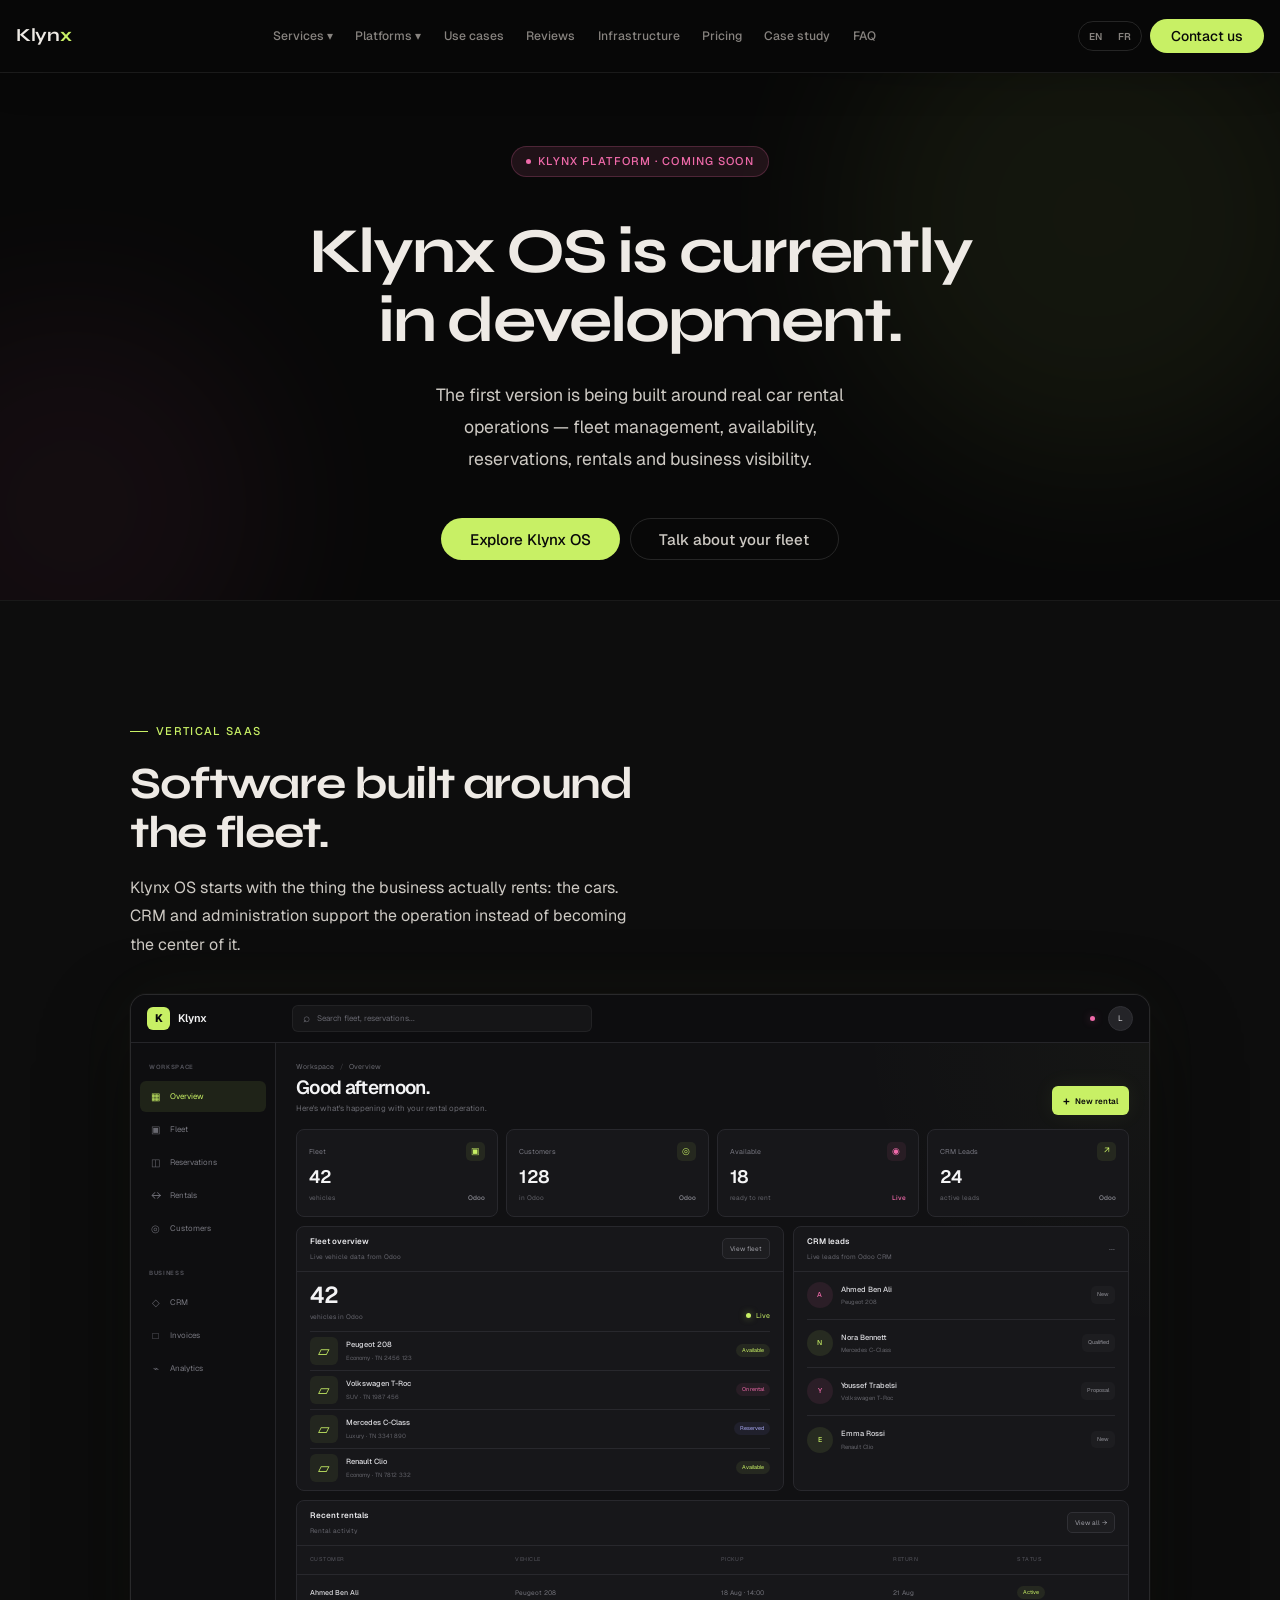
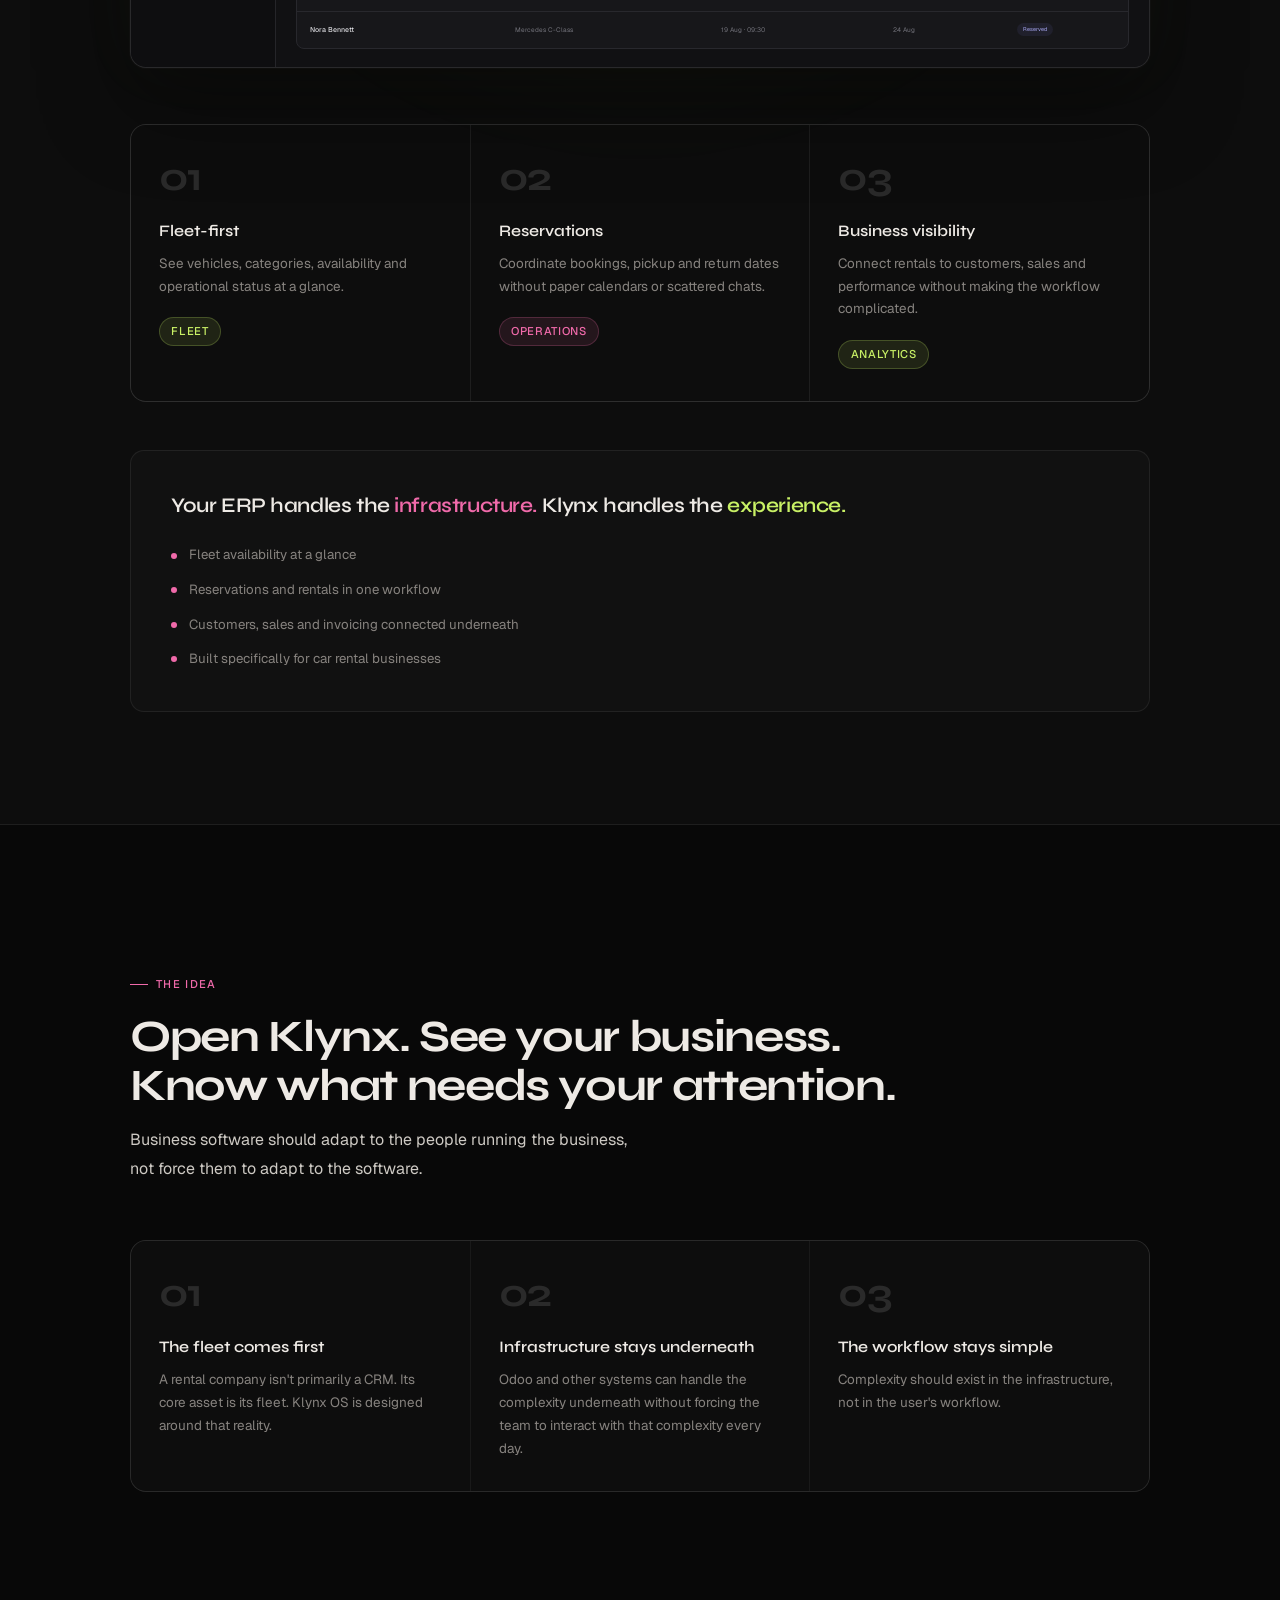
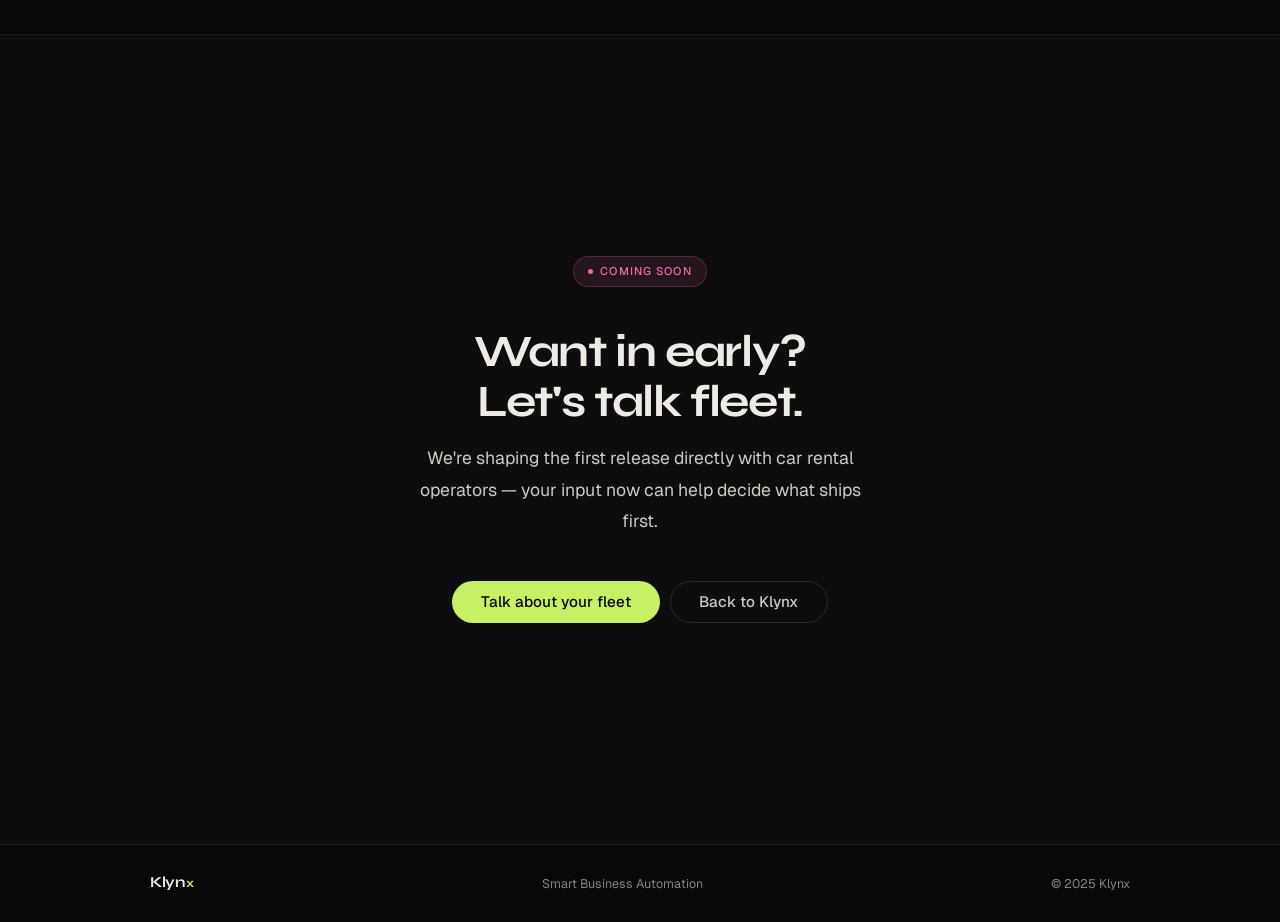
<file: site/platforms.html>
<!DOCTYPE html>
<html lang="en">
<head>
<meta charset="UTF-8">
<meta name="viewport" content="width=device-width,initial-scale=1.0">

<meta name="theme-color" content="#080808">

<title>Klynx OS — Coming soon</title>
<link rel="icon" href="favicon.ico" sizes="any">
<link rel="icon" type="image/svg+xml" href="klynx-favicon.svg">

<meta
  name="description"
  content="Klynx OS — a fleet-first business operating platform for car rental businesses."
>

<link rel="preconnect" href="https://fonts.googleapis.com">
<link rel="preconnect" href="https://fonts.gstatic.com" crossorigin>
<link href="https://fonts.googleapis.com/css2?family=Syne:wght@600;700;800&family=Geist:wght@400;500;600&display=swap" rel="stylesheet">
<link rel="stylesheet" href="klynx.css">
</head>

<body>


<!-- =========================================================
     NAVIGATION
========================================================= -->

<div class="nav-wrap">

  <div class="nav">

    <a class="logo" href="index.html">
      Klyn<span>x</span>
    </a>


    <div class="nav-main">

      <!-- SERVICES -->

      <div class="nav-item">

        <button
          class="nav-link"
          data-dropdown=""
          data-en="Services ▾"
          data-fr="Services ▾"
        >
          Services ▾
        </button>

        <div class="nav-dropdown">

          <div
            class="dropdown-label"
            data-en="What we build & manage"
            data-fr="Ce que nous construisons & gérons"
          >
            What we build & manage
          </div>


          <a
            class="dropdown-link"
            href="services.html#included"
          >
            <strong>Odoo ERP Integration</strong>

            <small
              data-en="Business systems, workflows & custom configuration"
              data-fr="Systèmes métier, workflows & configuration sur mesure"
            >
              Business systems, workflows & custom configuration
            </small>
          </a>


          <a
            class="dropdown-link"
            href="services.html#website"
          >
            <strong>Website Design</strong>

            <small
              data-en="Websites built to represent and convert"
              data-fr="Sites conçus pour représenter votre activité et convertir"
            >
              Websites built to represent and convert
            </small>
          </a>


          <a
            class="dropdown-link"
            href="services.html#included"
          >
            <strong>Automation & Integrations</strong>

            <small
              data-en="Connect tools and remove repetitive work"
              data-fr="Connectez vos outils et supprimez le travail répétitif"
            >
              Connect tools and remove repetitive work
            </small>
          </a>


          <a
            class="dropdown-link"
            href="infrastructure.html#hosting"
          >
            <strong>Server & Infrastructure</strong>

            <small
              data-en="Hosting, deployment, security & maintenance"
              data-fr="Hébergement, déploiement, sécurité & maintenance"
            >
              Hosting, deployment, security & maintenance
            </small>
          </a>

        </div>

      </div>


      <!-- PLATFORMS -->

      <div class="nav-item">

        <button
          class="nav-link"
          data-dropdown=""
          data-en="Platforms ▾"
          data-fr="Plateformes ▾"
        >
          Platforms ▾
        </button>

        <div class="nav-dropdown">

          <div
            class="dropdown-label"
            data-en="Klynx products"
            data-fr="Produits Klynx"
          >
            Klynx products
          </div>


          <a
            class="dropdown-link"
            href="platforms.html#klynx-os"
          >

            <strong>
              Klynx OS
              <span class="badge-soon">
                Coming soon
              </span>
            </strong>

            <small
              data-en="Fleet-first business operating platform for car rental businesses"
              data-fr="Plateforme métier pensée autour de la flotte pour les agences de location"
            >
              Fleet-first business operating platform for car rental businesses
            </small>

          </a>

        </div>

      </div>


      <a
        class="nav-link"
        href="use-cases.html"
        data-en="Use cases"
        data-fr="Cas d’usage"
      >
        Use cases
      </a>


      <a
        class="nav-link"
        href="reviews.html"
        data-en="Reviews"
        data-fr="Avis"
      >
        Reviews
      </a>


      <a
        class="nav-link"
        href="infrastructure.html"
        data-en="Infrastructure"
        data-fr="Infrastructure"
      >
        Infrastructure
      </a>


      <a
        class="nav-link"
        href="pricing.html"
        data-en="Pricing"
        data-fr="Tarifs"
      >
        Pricing
      </a>


      <a
        class="nav-link"
        href="case-study.html#casestudy"
        data-en="Case study"
        data-fr="Cas client"
      >
        Case study
      </a>


      <a
        class="nav-link"
        href="faq.html#faq"
        data-en="FAQ"
        data-fr="FAQ"
      >
        FAQ
      </a>

    </div>


    <!-- ACTIONS -->

    <div class="nav-actions">

      <div class="lang">

        <button
          data-lang="en"
          onclick="setLang('en')"
        >
          EN
        </button>

        <button
          data-lang="fr"
          onclick="setLang('fr')"
        >
          FR
        </button>

      </div>


      <a
        class="btn btn-green"
        href="contact.html"
        data-en="Contact us"
        data-fr="Nous contacter"
      >
        Contact us
      </a>


      <button
        class="menu-btn"
        onclick="toggleMobile()"
        aria-label="Open menu"
      >
        ☰
      </button>

    </div>

  </div>


  <!-- MOBILE -->

  <div
    class="mobile-menu"
    id="mobileMenu"
  >

    <div class="mobile-group">

      <h4
        data-en="Services"
        data-fr="Services"
      >
        Services
      </h4>

      <a href="services.html#included">
        Odoo ERP Integration
      </a>

      <a href="services.html#website">
        Website Design
      </a>

      <a href="services.html#included">
        Automation & Integrations
      </a>

      <a href="infrastructure.html#hosting">
        Server & Infrastructure
      </a>

    </div>


    <div class="mobile-group">

      <h4
        data-en="Platforms"
        data-fr="Plateformes"
      >
        Platforms
      </h4>

      <a href="platforms.html#klynx-os">
        Klynx OS — Coming soon
      </a>

    </div>


    <div class="mobile-group">

      <h4
        data-en="Explore"
        data-fr="Explorer"
      >
        Explore
      </h4>

      <a href="use-cases.html">
        Use cases
      </a>

      <a href="reviews.html">
        Reviews
      </a>

      <a href="infrastructure.html">
        Infrastructure
      </a>

      <a href="pricing.html">
        Pricing
      </a>

      <a href="case-study.html#casestudy">
        Case study
      </a>

      <a href="faq.html#faq">
        FAQ
      </a>

      <a href="contact.html">
        Contact
      </a>

    </div>

  </div>

</div>



<main>


<!-- =========================================================
     HERO
========================================================= -->

<section
  class="page-section klynx-os-hero"
>

  <div
    aria-hidden="true"
    class="hero-glow"
  >
    <div class="orb g"></div>
    <div class="orb p"></div>
  </div>


  <div
    class="inner"
    style="position:relative;z-index:1;"
  >

    <div class="hero-inner">

      <div class="badge badge-pink">

        <span class="badge-dot"></span>

        <span
          data-en="Klynx Platform · Coming soon"
          data-fr="Plateforme Klynx · Bientôt disponible"
        >
          Klynx Platform · Coming soon
        </span>

      </div>


      <h1>

        <span
          data-en="Klynx OS is currently in development."
          data-fr="Klynx OS est actuellement en développement."
        >
          Klynx OS is currently in development.
        </span>

      </h1>


      <p
        class="hero-sub"
        data-en="The first version is being built around real car rental operations — fleet management, availability, reservations, rentals and business visibility."
        data-fr="La première version est conçue autour d'opérations réelles de location de voitures — gestion de flotte, disponibilité, réservations, locations et visibilité métier."
      >
        The first version is being built around real car rental operations —
        fleet management, availability, reservations, rentals and business
        visibility.
      </p>


      <div class="hero-actions">

        <a
          class="btn btn-green btn-lg"
          href="#klynx-os"
          data-en="Explore Klynx OS"
          data-fr="Découvrir Klynx OS"
        >
          Explore Klynx OS
        </a>


        <a
          class="btn btn-outline btn-lg"
          href="contact.html"
          data-en="Talk about your fleet"
          data-fr="Parler de votre flotte"
        >
          Talk about your fleet
        </a>

      </div>

    </div>

  </div>

</section>



<!-- =========================================================
     PRODUCT
========================================================= -->

<section
  class="page-section alt"
  id="klynx-os"
>

  <div class="inner">

    <span class="eyebrow green">
      Vertical SaaS
    </span>


    <h2>
      Software built around<br>
      <span class="g">
        the fleet.
      </span>
    </h2>


    <p class="section-desc">
      Klynx OS starts with the thing the business actually rents:
      the cars. CRM and administration support the operation instead
      of becoming the center of it.
    </p>



    <!-- =====================================================
         KLYNX OS PREVIEW
    ====================================================== -->

    <div class="os-preview">

      <div class="os-window">


        <!-- TOP BAR -->

        <div class="os-topbar">

          <div class="os-brand">

            <div class="os-brand-mark">
              K
            </div>

            <span>
              Klynx
            </span>

          </div>


          <div class="os-search">

            <span class="os-search-icon">
              ⌕
            </span>

            <span>
              Search fleet, reservations...
            </span>

          </div>


          <div class="os-top-actions">

            <span class="os-notification"></span>

            <div class="os-avatar">
              L
            </div>

          </div>

        </div>



        <!-- APP BODY -->

        <div class="os-body">


          <!-- SIDEBAR -->

          <aside class="os-sidebar">

            <div class="os-nav-section">

              <div class="os-nav-title">
                Workspace
              </div>


              <div class="os-nav-item active">

                <span class="os-icon">
                  ▦
                </span>

                <span>
                  Overview
                </span>

              </div>


              <div class="os-nav-item">

                <span class="os-icon">
                  ▣
                </span>

                <span>
                  Fleet
                </span>

              </div>


              <div class="os-nav-item">

                <span class="os-icon">
                  ◫
                </span>

                <span>
                  Reservations
                </span>

              </div>


              <div class="os-nav-item">

                <span class="os-icon">
                  ↔
                </span>

                <span>
                  Rentals
                </span>

              </div>


              <div class="os-nav-item">

                <span class="os-icon">
                  ◎
                </span>

                <span>
                  Customers
                </span>

              </div>

            </div>



            <div class="os-nav-section">

              <div class="os-nav-title">
                Business
              </div>


              <div class="os-nav-item">

                <span class="os-icon">
                  ◇
                </span>

                <span>
                  CRM
                </span>

              </div>


              <div class="os-nav-item">

                <span class="os-icon">
                  □
                </span>

                <span>
                  Invoices
                </span>

              </div>


              <div class="os-nav-item">

                <span class="os-icon">
                  ⌁
                </span>

                <span>
                  Analytics
                </span>

              </div>

            </div>

          </aside>



          <!-- DASHBOARD -->

          <div class="os-dashboard">


            <!-- HEADER -->

            <div class="os-dashboard-head">

              <div>

                <div class="os-breadcrumb">
                  Workspace
                  <span>/</span>
                  Overview
                </div>


                <h3>
                  Good afternoon.
                </h3>


                <p>
                  Here's what's happening with your rental operation.
                </p>

              </div>


              <button class="os-new-rental">

                <span>
                  +
                </span>

                New rental

              </button>

            </div>



            <!-- KPIs -->

            <div class="os-kpis">


              <div class="os-kpi">

                <div class="os-kpi-top">

                  <span>
                    Fleet
                  </span>

                  <span class="os-kpi-icon green">
                    ▣
                  </span>

                </div>

                <strong>
                  42
                </strong>

                <small>
                  vehicles
                  <b>
                    Odoo
                  </b>
                </small>

              </div>



              <div class="os-kpi">

                <div class="os-kpi-top">

                  <span>
                    Customers
                  </span>

                  <span class="os-kpi-icon green">
                    ◎
                  </span>

                </div>

                <strong>
                  128
                </strong>

                <small>
                  in Odoo
                  <b>
                    Odoo
                  </b>
                </small>

              </div>



              <div class="os-kpi">

                <div class="os-kpi-top">

                  <span>
                    Available
                  </span>

                  <span class="os-kpi-icon pink">
                    ◉
                  </span>

                </div>

                <strong>
                  18
                </strong>

                <small>
                  ready to rent
                  <b class="pink-text">
                    Live
                  </b>
                </small>

              </div>



              <div class="os-kpi">

                <div class="os-kpi-top">

                  <span>
                    CRM Leads
                  </span>

                  <span class="os-kpi-icon green">
                    ↗
                  </span>

                </div>

                <strong>
                  24
                </strong>

                <small>
                  active leads
                  <b>
                    Odoo
                  </b>
                </small>

              </div>

            </div>



            <!-- MAIN GRID -->

            <div class="os-main-grid">


              <!-- FLEET -->

              <div class="os-panel fleet-panel">

                <div class="os-panel-head">

                  <div>

                    <strong>
                      Fleet overview
                    </strong>

                    <span>
                      Live vehicle data from Odoo
                    </span>

                  </div>


                  <button class="os-view-button">
                    View fleet
                  </button>

                </div>


                <div class="os-fleet-summary">

                  <div>

                    <strong>
                      42
                    </strong>

                    <span>
                      vehicles in Odoo
                    </span>

                  </div>


                  <div class="os-live">

                    <i></i>

                    Live

                  </div>

                </div>


                <div class="os-fleet-list">


                  <div class="os-car">

                    <div class="os-car-icon">
                      <span>▱</span>
                    </div>


                    <div class="os-car-info">

                      <strong>
                        Peugeot 208
                      </strong>

                      <span>
                        Economy · TN 2456 123
                      </span>

                    </div>


                    <span class="os-status available">
                      Available
                    </span>

                  </div>



                  <div class="os-car">

                    <div class="os-car-icon">
                      <span>▱</span>
                    </div>


                    <div class="os-car-info">

                      <strong>
                        Volkswagen T-Roc
                      </strong>

                      <span>
                        SUV · TN 1987 456
                      </span>

                    </div>


                    <span class="os-status rental">
                      On rental
                    </span>

                  </div>



                  <div class="os-car">

                    <div class="os-car-icon">
                      <span>▱</span>
                    </div>


                    <div class="os-car-info">

                      <strong>
                        Mercedes C-Class
                      </strong>

                      <span>
                        Luxury · TN 3341 890
                      </span>

                    </div>


                    <span class="os-status reserved">
                      Reserved
                    </span>

                  </div>



                  <div class="os-car">

                    <div class="os-car-icon">
                      <span>▱</span>
                    </div>


                    <div class="os-car-info">

                      <strong>
                        Renault Clio
                      </strong>

                      <span>
                        Economy · TN 7812 332
                      </span>

                    </div>


                    <span class="os-status available">
                      Available
                    </span>

                  </div>

                </div>

              </div>



              <!-- CRM -->

              <div class="os-panel crm-panel">

                <div class="os-panel-head">

                  <div>

                    <strong>
                      CRM leads
                    </strong>

                    <span>
                      Live leads from Odoo CRM
                    </span>

                  </div>


                  <button class="os-more">
                    ···
                  </button>

                </div>


                <div class="os-lead-list">


                  <div class="os-lead">

                    <div class="os-lead-avatar pink-bg">
                      A
                    </div>


                    <div class="os-lead-info">

                      <strong>
                        Ahmed Ben Ali
                      </strong>

                      <span>
                        Peugeot 208
                      </span>

                    </div>


                    <span class="os-stage">
                      New
                    </span>

                  </div>



                  <div class="os-lead">

                    <div class="os-lead-avatar green-bg">
                      N
                    </div>


                    <div class="os-lead-info">

                      <strong>
                        Nora Bennett
                      </strong>

                      <span>
                        Mercedes C-Class
                      </span>

                    </div>


                    <span class="os-stage">
                      Qualified
                    </span>

                  </div>



                  <div class="os-lead">

                    <div class="os-lead-avatar pink-bg">
                      Y
                    </div>


                    <div class="os-lead-info">

                      <strong>
                        Youssef Trabelsi
                      </strong>

                      <span>
                        Volkswagen T-Roc
                      </span>

                    </div>


                    <span class="os-stage">
                      Proposal
                    </span>

                  </div>



                  <div class="os-lead">

                    <div class="os-lead-avatar green-bg">
                      E
                    </div>


                    <div class="os-lead-info">

                      <strong>
                        Emma Rossi
                      </strong>

                      <span>
                        Renault Clio
                      </span>

                    </div>


                    <span class="os-stage">
                      New
                    </span>

                  </div>

                </div>

              </div>

            </div>



            <!-- RECENT RENTALS -->

            <div class="os-panel os-rentals-panel">

              <div class="os-panel-head">

                <div>

                  <strong>
                    Recent rentals
                  </strong>

                  <span>
                    Rental activity
                  </span>

                </div>


                <button class="os-view-button">
                  View all →
                </button>

              </div>


              <div class="os-rental-table">


                <div class="os-table-head">

                  <span>
                    Customer
                  </span>

                  <span>
                    Vehicle
                  </span>

                  <span>
                    Pickup
                  </span>

                  <span>
                    Return
                  </span>

                  <span>
                    Status
                  </span>

                </div>



                <div class="os-table-row">

                  <div>
                    <strong>
                      Ahmed Ben Ali
                    </strong>
                  </div>

                  <div>
                    Peugeot 208
                  </div>

                  <div>
                    18 Aug · 14:00
                  </div>

                  <div>
                    21 Aug
                  </div>

                  <span class="os-status available">
                    Active
                  </span>

                </div>



                <div class="os-table-row">

                  <div>
                    <strong>
                      Nora Bennett
                    </strong>
                  </div>

                  <div>
                    Mercedes C-Class
                  </div>

                  <div>
                    19 Aug · 09:30
                  </div>

                  <div>
                    24 Aug
                  </div>

                  <span class="os-status reserved">
                    Reserved
                  </span>

                </div>

              </div>

            </div>


          </div>

        </div>

      </div>

    </div>



    <!-- =====================================================
         FEATURES
    ====================================================== -->

    <div class="steps">


      <div class="step">

        <div class="step-num">
          01
        </div>

        <h3>
          Fleet-first
        </h3>

        <p>
          See vehicles, categories, availability and operational
          status at a glance.
        </p>

        <span class="step-tag green">
          Fleet
        </span>

      </div>



      <div class="step">

        <div class="step-num">
          02
        </div>

        <h3>
          Reservations
        </h3>

        <p>
          Coordinate bookings, pickup and return dates without
          paper calendars or scattered chats.
        </p>

        <span class="step-tag pink">
          Operations
        </span>

      </div>



      <div class="step">

        <div class="step-num">
          03
        </div>

        <h3>
          Business visibility
        </h3>

        <p>
          Connect rentals to customers, sales and performance
          without making the workflow complicated.
        </p>

        <span class="step-tag green">
          Analytics
        </span>

      </div>

    </div>



    <!-- =====================================================
         CALLOUT
    ====================================================== -->

    <div
      class="problem-callout"
      style="margin-top:48px;"
    >

      <p class="callout-quote">

        <span>
          Your ERP handles the
        </span>

        <span class="p">
          infrastructure.
        </span>

        <span>
          Klynx handles the
        </span>

        <span class="g">
          experience.
        </span>

      </p>


      <div class="callout-stat">

        <div class="callout-row">
          Fleet availability at a glance
        </div>

        <div class="callout-row">
          Reservations and rentals in one workflow
        </div>

        <div class="callout-row">
          Customers, sales and invoicing connected underneath
        </div>

        <div class="callout-row">
          Built specifically for car rental businesses
        </div>

      </div>

    </div>

  </div>

</section>



<!-- =========================================================
     PHILOSOPHY
========================================================= -->

<section
  class="page-section"
  style="background:var(--bg0);"
>

  <div class="inner">

    <span class="eyebrow pink">
      The idea
    </span>


    <h2>
      Open Klynx. See your business.<br>
      <span class="g">
        Know what needs your attention.
      </span>
    </h2>


    <p class="section-desc">
      Business software should adapt to the people running the business,
      not force them to adapt to the software.
    </p>


    <div class="steps">


      <div class="step">

        <div class="step-num">
          01
        </div>

        <h3>
          The fleet comes first
        </h3>

        <p>
          A rental company isn't primarily a CRM.
          Its core asset is its fleet. Klynx OS is designed around that reality.
        </p>

      </div>



      <div class="step">

        <div class="step-num">
          02
        </div>

        <h3>
          Infrastructure stays underneath
        </h3>

        <p>
          Odoo and other systems can handle the complexity underneath
          without forcing the team to interact with that complexity every day.
        </p>

      </div>



      <div class="step">

        <div class="step-num">
          03
        </div>

        <h3>
          The workflow stays simple
        </h3>

        <p>
          Complexity should exist in the infrastructure,
          not in the user's workflow.
        </p>

      </div>

    </div>

  </div>

</section>



<!-- =========================================================
     COMING SOON
========================================================= -->

<section class="page-section alt">

  <div class="inner">

    <div class="hero-inner">

      <div class="badge badge-pink">

        <span class="badge-dot"></span>

        Coming soon

      </div>


      <h2>

        Want in early?<br>

        <span class="g">
          Let's talk fleet.
        </span>

      </h2>


      <p class="hero-sub">

        We're shaping the first release directly with car rental operators —
        your input now can help decide what ships first.

      </p>


      <div class="hero-actions">

        <a
          class="btn btn-green btn-lg"
          href="contact.html"
        >
          Talk about your fleet
        </a>


        <a
          class="btn btn-outline btn-lg"
          href="index.html"
        >
          Back to Klynx
        </a>

      </div>

    </div>

  </div>

</section>


</main>



<!-- =========================================================
     FOOTER
========================================================= -->

<footer>

  <a
    class="logo"
    href="index.html"
  >
    Klyn<span>x</span>
  </a>


  <span>
    Smart Business Automation
  </span>


  <span>
    © 2025 Klynx
  </span>

</footer>



<!-- BACK TO TOP -->

<button
  class="backtop"
  id="backTop"
  aria-label="Back to top"
>
  ↑
</button>



<!-- =========================================================
     KLYNX OS PREVIEW CSS
     
     Everything is scoped under .os-* so it cannot
     interfere with klynx.css or the rest of the page.
========================================================= -->

<style>

/* =========================================================
   COMPACT HERO (scoped to this page only)
========================================================= */

.klynx-os-hero {
  min-height: auto;
  padding-top: 4.5rem;
  padding-bottom: 2.5rem;
}

@media (max-width: 768px) {
  .klynx-os-hero {
    padding-top: 3.5rem;
    padding-bottom: 2rem;
  }
}


/* =========================================================
   CONTAINER
========================================================= */

.os-preview {
  width: 100%;
  max-width: 1080px;

  margin: 34px auto 52px;

  position: relative;
  isolation: isolate;
}

.os-preview::before {
  content: "";

  position: absolute;

  inset: 8% 7% -10%;

  background:
    radial-gradient(
      ellipse at center,
      rgba(200,240,101,.095),
      transparent 68%
    );

  filter: blur(55px);

  z-index: -1;

  pointer-events: none;
}


/* =========================================================
   WINDOW
========================================================= */

.os-window {
  width: 100%;

  background: #111113;

  border: 1px solid rgba(255,255,255,.10);

  border-radius: 16px;

  overflow: hidden;

  box-shadow:
    0 35px 90px rgba(0,0,0,.42),
    0 0 0 1px rgba(255,255,255,.025),
    0 0 70px rgba(200,240,101,.035);
}


/* =========================================================
   TOP BAR
========================================================= */

.os-topbar {
  height: 48px;

  padding: 0 16px;

  display: flex;
  align-items: center;

  gap: 20px;

  background: #0d0d0f;

  border-bottom: 1px solid #252529;
}

.os-brand {
  width: 125px;

  flex-shrink: 0;

  display: flex;
  align-items: center;

  gap: 8px;

  color: #f4f4f5;

  font-size: 11px;

  font-weight: 600;
}

.os-brand-mark {
  width: 23px;
  height: 23px;

  display: grid;
  place-items: center;

  border-radius: 6px;

  background: #c8f065;

  color: #09090b;

  font-size: 11px;

  font-weight: 800;
}

.os-search {
  height: 27px;

  width: 300px;

  display: flex;
  align-items: center;

  gap: 7px;

  padding: 0 10px;

  border: 1px solid rgba(255,255,255,.055);

  border-radius: 6px;

  background: #151517;

  color: #65656d;

  font-size: 8px;
}

.os-search-icon {
  color: #777780;

  font-size: 12px;
}

.os-top-actions {
  margin-left: auto;

  display: flex;
  align-items: center;

  gap: 13px;
}

.os-notification {
  width: 5px;
  height: 5px;

  border-radius: 50%;

  background: #f06aaa;

  box-shadow:
    0 0 8px rgba(240,106,170,.4);
}

.os-avatar {
  width: 25px;
  height: 25px;

  display: grid;
  place-items: center;

  border-radius: 50%;

  background: #242428;

  border: 1px solid #303035;

  color: #d4d4d8;

  font-size: 8px;
}


/* =========================================================
   BODY
========================================================= */

.os-body {
  display: flex;

  min-height: 430px;
}


/* =========================================================
   SIDEBAR
========================================================= */

.os-sidebar {
  width: 145px;

  flex-shrink: 0;

  padding: 19px 9px;

  background: #0e0e10;

  border-right: 1px solid #252529;
}

.os-nav-section {
  margin-bottom: 24px;
}

.os-nav-title {
  padding: 0 9px 7px;

  color: #55555d;

  font-size: 6px;

  font-weight: 600;

  text-transform: uppercase;

  letter-spacing: .11em;
}

.os-nav-item {
  height: 31px;

  display: flex;
  align-items: center;

  gap: 8px;

  padding: 0 9px;

  margin: 2px 0;

  border-radius: 6px;

  color: #77777f;

  font-size: 8px;

  transition:
    background .2s ease,
    color .2s ease;
}

.os-nav-item.active {
  background: rgba(200,240,101,.09);

  color: #c8f065;
}

.os-icon {
  width: 13px;

  text-align: center;

  color: #686870;

  font-size: 10px;
}

.os-nav-item.active .os-icon {
  color: #c8f065;
}


/* =========================================================
   DASHBOARD
========================================================= */

.os-dashboard {
  flex: 1;

  min-width: 0;

  padding: 18px 20px;

  background:
    radial-gradient(
      circle at 100% 0%,
      rgba(200,240,101,.025),
      transparent 28%
    ),
    #111113;

  overflow: hidden;
}


/* =========================================================
   HEADER
========================================================= */

.os-dashboard-head {
  display: flex;

  align-items: flex-end;

  justify-content: space-between;

  gap: 20px;

  margin-bottom: 14px;
}

.os-breadcrumb {
  display: flex;

  gap: 6px;

  margin-bottom: 5px;

  color: #696970;

  font-size: 7px;
}

.os-breadcrumb span {
  color: #3f3f44;
}

.os-dashboard-head h3 {
  margin: 0;

  color: #f4f4f5;

  font-family: inherit;

  font-size: 19px;

  font-weight: 600;

  line-height: 1;

  letter-spacing: -.035em;
}

.os-dashboard-head p {
  margin: 5px 0 0;

  color: #696970;

  font-size: 8px;
}

.os-new-rental {
  height: 29px;

  display: flex;
  align-items: center;

  gap: 5px;

  padding: 0 11px;

  border: 0;

  border-radius: 6px;

  background: #c8f065;

  color: #09090b;

  font-size: 8px;

  font-weight: 600;

  cursor: default;

  box-shadow:
    0 0 22px rgba(200,240,101,.07);
}

.os-new-rental span {
  font-size: 12px;
}


/* =========================================================
   KPI
========================================================= */

.os-kpis {
  display: grid;

  grid-template-columns:
    repeat(4, minmax(0, 1fr));

  gap: 8px;

  margin-bottom: 9px;
}

.os-kpi {
  min-width: 0;

  padding: 12px;

  border: 1px solid #28282d;

  border-radius: 8px;

  background: #17171a;
}

.os-kpi-top {
  display: flex;

  align-items: center;

  justify-content: space-between;

  margin-bottom: 7px;

  color: #777780;

  font-size: 7px;
}

.os-kpi-icon {
  width: 19px;
  height: 19px;

  display: grid;
  place-items: center;

  border-radius: 5px;

  background: rgba(200,240,101,.08);

  color: #c8f065;

  font-size: 9px;
}

.os-kpi-icon.pink {
  background: rgba(240,106,170,.08);

  color: #f06aaa;
}

.os-kpi strong {
  display: block;

  color: #f4f4f5;

  font-size: 18px;

  font-weight: 600;

  line-height: 1;

  letter-spacing: -.035em;
}

.os-kpi small {
  display: flex;

  justify-content: space-between;

  margin-top: 6px;

  color: #626269;

  font-size: 6.5px;
}

.os-kpi small b {
  color: #8d8d95;

  font-weight: 500;
}

.os-kpi small b.pink-text {
  color: #f06aaa;
}


/* =========================================================
   MAIN GRID
========================================================= */

.os-main-grid {
  display: grid;

  grid-template-columns:
    minmax(0, 1.45fr)
    minmax(0, 1fr);

  gap: 9px;

  margin-bottom: 9px;
}


/* =========================================================
   PANELS
========================================================= */

.os-panel {
  min-width: 0;

  background: #17171a;

  border: 1px solid #28282d;

  border-radius: 8px;

  overflow: hidden;
}

.os-panel-head {
  min-height: 45px;

  display: flex;

  align-items: center;

  justify-content: space-between;

  padding: 0 13px;

  border-bottom: 1px solid #28282d;
}

.os-panel-head strong {
  display: block;

  color: #e8e8eb;

  font-size: 8px;

  font-weight: 600;
}

.os-panel-head span {
  display: block;

  margin-top: 3px;

  color: #66666e;

  font-size: 6.5px;
}

.os-view-button {
  border: 1px solid #303035;

  border-radius: 5px;

  padding: 5px 7px;

  background: #1d1d20;

  color: #9d9da4;

  font-size: 6.5px;

  white-space: nowrap;
}

.os-more {
  border: 0;

  background: transparent;

  color: #65656d;

  font-size: 9px;
}


/* =========================================================
   FLEET
========================================================= */

.fleet-panel {
  padding-bottom: 3px;
}

.os-fleet-summary {
  display: flex;

  align-items: flex-end;

  justify-content: space-between;

  padding: 12px 13px 9px;
}

.os-fleet-summary strong {
  display: block;

  color: #f3f3f5;

  font-size: 23px;

  font-weight: 600;

  line-height: 1;

  letter-spacing: -.04em;
}

.os-fleet-summary span {
  display: block;

  margin-top: 4px;

  color: #66666e;

  font-size: 6.5px;
}

.os-live {
  display: flex !important;

  align-items: center;

  gap: 5px;

  color: #c8f065 !important;

  font-size: 7px !important;
}

.os-live i {
  width: 5px;
  height: 5px;

  display: block;

  border-radius: 50%;

  background: #c8f065;

  box-shadow:
    0 0 7px rgba(200,240,101,.5);
}

.os-fleet-list {
  padding: 0 13px;
}

.os-car {
  min-height: 39px;

  display: flex;

  align-items: center;

  gap: 8px;

  border-top: 1px solid #28282d;
}

.os-car-icon {
  width: 28px;
  height: 28px;

  display: grid;
  place-items: center;

  flex-shrink: 0;

  border-radius: 6px;

  background: rgba(200,240,101,.07);

  color: #c8f065;

  font-size: 15px;
}

.os-car-info {
  flex: 1;

  min-width: 0;
}

.os-car-info strong {
  display: block;

  overflow: hidden;

  color: #dcdce0;

  font-size: 7.5px;

  font-weight: 500;

  text-overflow: ellipsis;

  white-space: nowrap;
}

.os-car-info span {
  display: block;

  margin-top: 2px;

  overflow: hidden;

  color: #626269;

  font-size: 6px;

  text-overflow: ellipsis;

  white-space: nowrap;
}


/* =========================================================
   STATUS
========================================================= */

.os-status {
  flex-shrink: 0;

  padding: 4px 6px;

  border-radius: 10px;

  font-size: 5.5px;

  line-height: 1;

  white-space: nowrap;
}

.os-status.available {
  background: rgba(200,240,101,.08);

  color: #c8f065;
}

.os-status.rental {
  background: rgba(240,106,170,.08);

  color: #f06aaa;
}

.os-status.reserved {
  background: rgba(140,140,255,.08);

  color: #a9a9f5;
}


/* =========================================================
   CRM
========================================================= */

.os-lead-list {
  padding: 0 13px;
}

.os-lead {
  min-height: 48px;

  display: flex;

  align-items: center;

  gap: 8px;

  border-bottom: 1px solid #28282d;
}

.os-lead:last-child {
  border-bottom: 0;
}

.os-lead-avatar {
  width: 26px;
  height: 26px;

  display: grid;
  place-items: center;

  flex-shrink: 0;

  border-radius: 50%;

  font-size: 7px;

  font-weight: 500;
}

.green-bg {
  background: rgba(200,240,101,.09);

  color: #c8f065;
}

.pink-bg {
  background: rgba(240,106,170,.09);

  color: #f06aaa;
}

.os-lead-info {
  flex: 1;

  min-width: 0;
}

.os-lead-info strong {
  display: block;

  color: #dcdce0;

  font-size: 7.5px;

  font-weight: 500;
}

.os-lead-info span {
  display: block;

  margin-top: 2px;

  color: #626269;

  font-size: 6px;
}

.os-stage {
  padding: 4px 6px;

  border-radius: 5px;

  background: #1d1d20;

  color: #929299 !important;

  font-size: 5.5px !important;
}


/* =========================================================
   RENTALS TABLE
========================================================= */

.os-rentals-panel {
  padding-bottom: 0;
}

.os-rental-table {
  width: 100%;
}

.os-table-head,
.os-table-row {
  display: grid;

  grid-template-columns:
    1.2fr
    1.2fr
    1fr
    .7fr
    .6fr;

  align-items: center;

  gap: 10px;

  padding: 0 13px;
}

.os-table-head {
  height: 28px;

  color: #55555d;

  font-size: 5.5px;

  text-transform: uppercase;

  letter-spacing: .08em;
}

.os-table-row {
  min-height: 37px;

  border-top: 1px solid #28282d;

  color: #74747c;

  font-size: 6.5px;
}

.os-table-row strong {
  color: #dcdce0;

  font-size: 7px;

  font-weight: 500;
}

.os-table-row .os-status {
  justify-self: start;
}


/* =========================================================
   RESPONSIVE
========================================================= */

@media (max-width: 1050px) {

  .os-preview {
    max-width: 1000px;
  }

  .os-dashboard {
    padding: 20px;
  }

  .os-sidebar {
    width: 135px;
  }

  .os-search {
    width: 240px;
  }

}


@media (max-width: 850px) {

  .os-preview {
    margin-top: 42px;

    overflow-x: auto;

    padding-bottom: 10px;
  }

  .os-window {
    min-width: 790px;
  }

}


@media (max-width: 700px) {

  .os-preview {
    width: calc(100% + 20px);

    margin-left: -10px;
    margin-right: -10px;
  }

  .os-window {
    min-width: 760px;

    border-radius: 12px;
  }

}


/* =========================================================
   REDUCE VISUAL DISTORTION ON SMALL SCREENS
========================================================= */

@media (prefers-reduced-motion: reduce) {

  .os-nav-item {
    transition: none;
  }

}

</style>



<script src="klynx.js"></script>

</body>
</html>
</file>
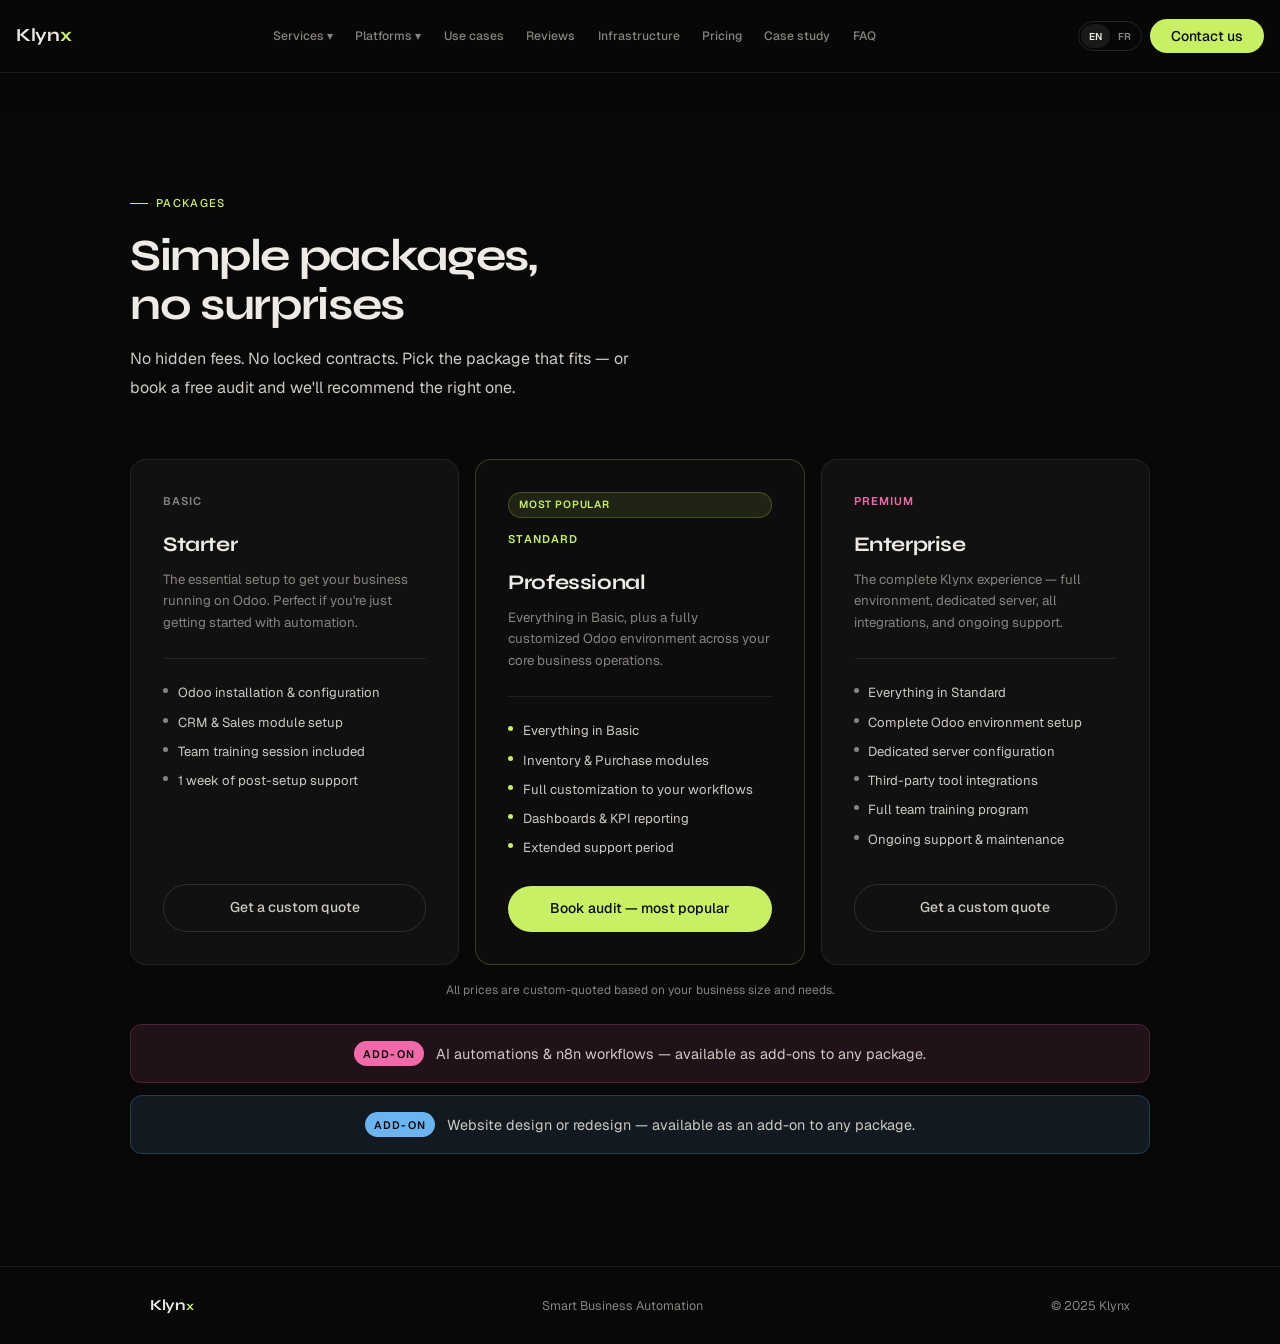
<file: site/pricing.html>
<!DOCTYPE html><html lang="en"><head><meta charset="UTF-8"><meta name="viewport" content="width=device-width,initial-scale=1.0"><meta name="theme-color" content="#080808"><title>Klynx — Klynx</title>
<link rel="icon" href="favicon.ico" sizes="any">
<link rel="icon" type="image/svg+xml" href="klynx-favicon.svg"><link rel="preconnect" href="https://fonts.googleapis.com">
<link rel="preconnect" href="https://fonts.gstatic.com" crossorigin>
<link href="https://fonts.googleapis.com/css2?family=Syne:wght@600;700;800&family=Geist:wght@400;500;600&display=swap" rel="stylesheet">
<link rel="stylesheet" href="klynx.css"></head><body><div class="nav-wrap"><div class="nav">
<a class="logo" href="index.html">Klyn<span>x</span></a>
<div class="nav-main">
<div class="nav-item"><button class="nav-link" data-dropdown="" data-en="Services ▾" data-fr="Services ▾">Services ▾</button>
<div class="nav-dropdown">
<div class="dropdown-label" data-en="What we build & manage" data-fr="Ce que nous construisons & gérons">What we build & manage</div>
<a class="dropdown-link" href="services.html#included"><strong>Odoo ERP Integration</strong><small data-en="Business systems, workflows & custom configuration" data-fr="Systèmes métier, workflows & configuration sur mesure">Business systems, workflows & custom configuration</small></a>
<a class="dropdown-link" href="services.html#website"><strong>Website Design</strong><small data-en="Websites built to represent and convert" data-fr="Sites conçus pour représenter votre activité et convertir">Websites built to represent and convert</small></a>
<a class="dropdown-link" href="services.html#included"><strong>Automation & Integrations</strong><small data-en="Connect tools and remove repetitive work" data-fr="Connectez vos outils et supprimez le travail répétitif">Connect tools and remove repetitive work</small></a>
<a class="dropdown-link" href="infrastructure.html#hosting"><strong>Server & Infrastructure</strong><small data-en="Hosting, deployment, security & maintenance" data-fr="Hébergement, déploiement, sécurité & maintenance">Hosting, deployment, security & maintenance</small></a>
</div></div>
<div class="nav-item"><button class="nav-link" data-dropdown="" data-en="Platforms ▾" data-fr="Plateformes ▾">Platforms ▾</button>
<div class="nav-dropdown"><div class="dropdown-label" data-en="Klynx products" data-fr="Produits Klynx">Klynx products</div>
<a class="dropdown-link" href="platforms.html#klynx-os"><strong>Klynx OS <span class="badge-soon">Coming soon</span></strong><small data-en="Fleet-first business operating platform for car rental businesses" data-fr="Plateforme métier pensée autour de la flotte pour les agences de location">Fleet-first business operating platform for car rental businesses</small></a>
</div></div>
<a class="nav-link" data-en="Use cases" data-fr="Cas d’usage" href="use-cases.html">Use cases</a>
<a class="nav-link" data-en="Reviews" data-fr="Avis" href="reviews.html">Reviews</a>
<a class="nav-link" data-en="Infrastructure" data-fr="Infrastructure" href="infrastructure.html">Infrastructure</a>
<a class="nav-link" data-en="Pricing" data-fr="Tarifs" href="pricing.html">Pricing</a>
<a class="nav-link" data-en="Case study" data-fr="Cas client" href="case-study.html#casestudy">Case study</a>
<a class="nav-link" data-en="FAQ" data-fr="FAQ" href="faq.html#faq">FAQ</a>
</div>
<div class="nav-actions"><div class="lang"><button data-lang="en" onclick="setLang('en')">EN</button><button data-lang="fr" onclick="setLang('fr')">FR</button></div><a class="btn btn-green" data-en="Contact us" data-fr="Nous contacter" href="contact.html">Contact us</a><button aria-label="Open menu" class="menu-btn" onclick="toggleMobile()">☰</button></div></div>
<div class="mobile-menu" id="mobileMenu"><div class="mobile-group"><h4 data-en="Services" data-fr="Services">Services</h4><a href="services.html#included">Odoo ERP Integration</a><a href="services.html#website">Website Design</a><a href="services.html#included">Automation & Integrations</a><a href="infrastructure.html#hosting">Server & Infrastructure</a></div><div class="mobile-group"><h4 data-en="Platforms" data-fr="Plateformes">Platforms</h4><a href="platforms.html#klynx-os">Klynx OS — Coming soon</a></div><div class="mobile-group"><h4 data-en="Explore" data-fr="Explorer">Explore</h4><a href="use-cases.html">Use cases</a><a href="reviews.html">Reviews</a><a href="infrastructure.html">Infrastructure</a><a href="pricing.html">Pricing</a><a href="case-study.html#casestudy">Case study</a><a href="faq.html#faq">FAQ</a><a href="contact.html">Contact</a></div></div></div><main><section class="page-section" id="pricing" style="background: var(--bg0);">
<div class="inner">
<span class="eyebrow green" data-i18n="pr.eyebrow">Packages</span>
<h2 data-i18n="pr.h2">Simple packages,<br/>no surprises</h2>
<p class="section-desc" data-i18n="pr.desc">No hidden fees. No locked contracts. Pick the package that fits your business — or book a free audit and we'll recommend the right one.</p>
<div class="pricing-grid">
<div class="pricing-card">
<p class="pricing-tier w" data-i18n="pr1.tier">Basic</p>
<h3 data-i18n="pr1.h">Starter</h3>
<p class="pricing-desc" data-i18n="pr1.desc">The essential setup to get your business running on Odoo. Perfect if you're just getting started with automation.</p>
<ul class="pricing-features">
<li data-i18n="pr1.f1">Odoo installation &amp; configuration</li>
<li data-i18n="pr1.f2">CRM &amp; Sales module setup</li>
<li data-i18n="pr1.f3">Team training session included</li>
<li data-i18n="pr1.f4">1 week of post-setup support</li>
</ul>
<a class="pricing-cta outline" data-i18n="pr.cta" href="contact.html#audit">Get a custom quote</a>
</div>
<div class="pricing-card featured">
<div class="pricing-badge" data-i18n="pr.badge">Most popular</div>
<p class="pricing-tier g" data-i18n="pr2.tier">Standard</p>
<h3 data-i18n="pr2.h">Professional</h3>
<p class="pricing-desc" data-i18n="pr2.desc">Everything in Basic, plus a fully customized Odoo environment across your core business operations.</p>
<ul class="pricing-features">
<li data-i18n="pr2.f1">Everything in Basic</li>
<li data-i18n="pr2.f2">Inventory &amp; Purchase modules</li>
<li data-i18n="pr2.f3">Full customization to your workflows</li>
<li data-i18n="pr2.f4">Dashboards &amp; KPI reporting</li>
<li data-i18n="pr2.f5">Extended support period</li>
</ul>
<a class="pricing-cta green" data-i18n="pr.cta.popular" href="contact.html#audit">Book audit — most popular</a>
</div>
<div class="pricing-card">
<p class="pricing-tier p" data-i18n="pr3.tier">Premium</p>
<h3 data-i18n="pr3.h">Enterprise</h3>
<p class="pricing-desc" data-i18n="pr3.desc">The complete Klynx experience — full environment, dedicated server, all integrations, and ongoing support.</p>
<ul class="pricing-features">
<li data-i18n="pr3.f1">Everything in Standard</li>
<li data-i18n="pr3.f2">Complete Odoo environment setup</li>
<li data-i18n="pr3.f3">Dedicated server configuration</li>
<li data-i18n="pr3.f4">Third-party tool integrations</li>
<li data-i18n="pr3.f5">Full team training program</li>
<li data-i18n="pr3.f6">Ongoing support &amp; maintenance</li>
</ul>
<a class="pricing-cta outline" data-i18n="pr.cta" href="contact.html#audit">Get a custom quote</a>
</div>
</div>
<p class="pricing-note" data-i18n="pr.note">All prices are custom-quoted based on your business size and needs.</p>
<div class="addons-banner">
<span class="addons-label" data-i18n="pr.addon.label">Add-on</span>
<span data-i18n="pr.note2">AI automations &amp; n8n workflows — available as add-ons to any package.</span>
</div>
<div class="addons-banner" style="background: var(--blue-dim); border-color: var(--blue-border); margin-top: 0.75rem;">
<span class="addons-label" data-i18n="pr.addon.label" style="background: var(--blue);">Add-on</span>
<span data-i18n="pr.note3">Website design or redesign — available as an add-on to any package.</span>
</div>
</div>
</section></main><footer>
<a class="logo" href="index.html">Klyn<span>x</span></a>
<span data-i18n="footer.tagline">Smart Business Automation</span>
<span data-i18n="footer.copy">© 2025 Klynx</span>
</footer><button class="backtop" id="backTop" aria-label="Back to top">↑</button><script src="klynx.js"></script></body></html>
</file>
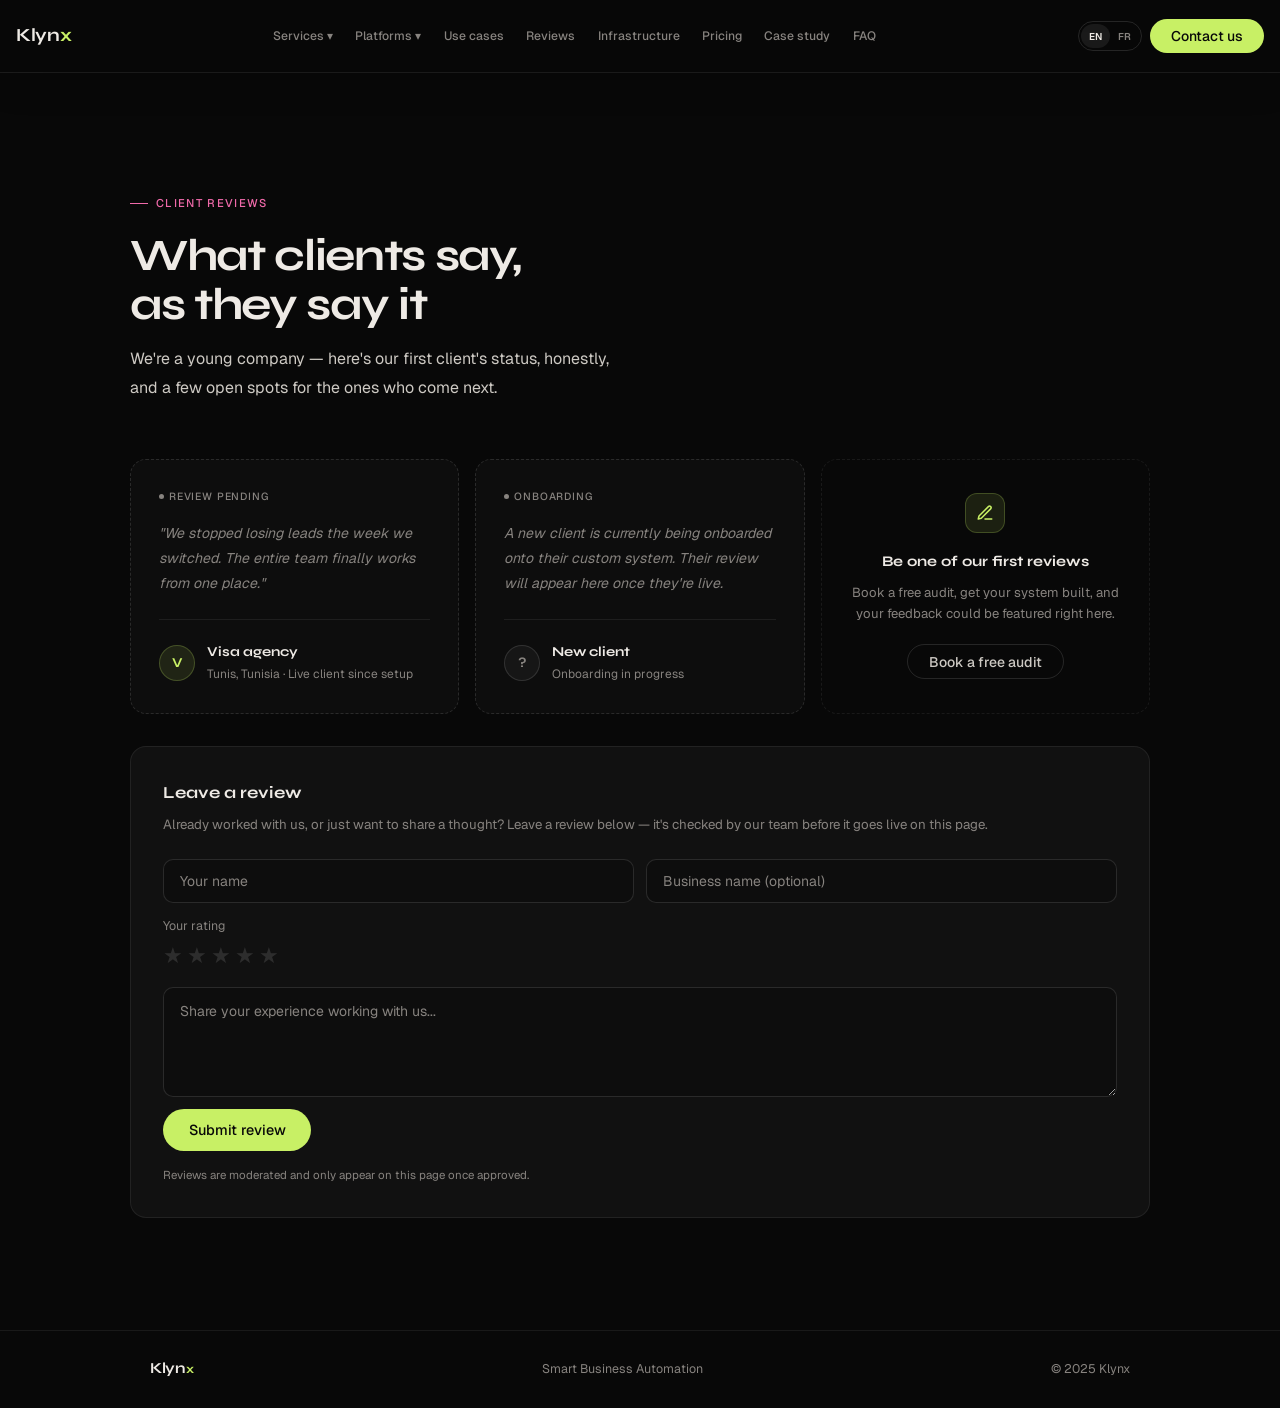
<file: site/reviews.html>
<!DOCTYPE html><html lang="en"><head><meta charset="UTF-8"><meta name="viewport" content="width=device-width,initial-scale=1.0"><meta name="theme-color" content="#080808"><title>Klynx — Klynx</title>
<link rel="icon" href="favicon.ico" sizes="any">
<link rel="icon" type="image/svg+xml" href="klynx-favicon.svg"><link rel="preconnect" href="https://fonts.googleapis.com">
<link rel="preconnect" href="https://fonts.gstatic.com" crossorigin>
<link href="https://fonts.googleapis.com/css2?family=Syne:wght@600;700;800&family=Geist:wght@400;500;600&display=swap" rel="stylesheet">
<link rel="stylesheet" href="klynx.css"></head><body><div class="nav-wrap"><div class="nav">
<a class="logo" href="index.html">Klyn<span>x</span></a>
<div class="nav-main">
<div class="nav-item"><button class="nav-link" data-dropdown="" data-en="Services ▾" data-fr="Services ▾">Services ▾</button>
<div class="nav-dropdown">
<div class="dropdown-label" data-en="What we build & manage" data-fr="Ce que nous construisons & gérons">What we build & manage</div>
<a class="dropdown-link" href="services.html#included"><strong>Odoo ERP Integration</strong><small data-en="Business systems, workflows & custom configuration" data-fr="Systèmes métier, workflows & configuration sur mesure">Business systems, workflows & custom configuration</small></a>
<a class="dropdown-link" href="services.html#website"><strong>Website Design</strong><small data-en="Websites built to represent and convert" data-fr="Sites conçus pour représenter votre activité et convertir">Websites built to represent and convert</small></a>
<a class="dropdown-link" href="services.html#included"><strong>Automation & Integrations</strong><small data-en="Connect tools and remove repetitive work" data-fr="Connectez vos outils et supprimez le travail répétitif">Connect tools and remove repetitive work</small></a>
<a class="dropdown-link" href="infrastructure.html#hosting"><strong>Server & Infrastructure</strong><small data-en="Hosting, deployment, security & maintenance" data-fr="Hébergement, déploiement, sécurité & maintenance">Hosting, deployment, security & maintenance</small></a>
</div></div>
<div class="nav-item"><button class="nav-link" data-dropdown="" data-en="Platforms ▾" data-fr="Plateformes ▾">Platforms ▾</button>
<div class="nav-dropdown"><div class="dropdown-label" data-en="Klynx products" data-fr="Produits Klynx">Klynx products</div>
<a class="dropdown-link" href="platforms.html#klynx-os"><strong>Klynx OS <span class="badge-soon">Coming soon</span></strong><small data-en="Fleet-first business operating platform for car rental businesses" data-fr="Plateforme métier pensée autour de la flotte pour les agences de location">Fleet-first business operating platform for car rental businesses</small></a>
</div></div>
<a class="nav-link" data-en="Use cases" data-fr="Cas d’usage" href="use-cases.html">Use cases</a>
<a class="nav-link" data-en="Reviews" data-fr="Avis" href="reviews.html">Reviews</a>
<a class="nav-link" data-en="Infrastructure" data-fr="Infrastructure" href="infrastructure.html">Infrastructure</a>
<a class="nav-link" data-en="Pricing" data-fr="Tarifs" href="pricing.html">Pricing</a>
<a class="nav-link" data-en="Case study" data-fr="Cas client" href="case-study.html#casestudy">Case study</a>
<a class="nav-link" data-en="FAQ" data-fr="FAQ" href="faq.html#faq">FAQ</a>
</div>
<div class="nav-actions"><div class="lang"><button data-lang="en" onclick="setLang('en')">EN</button><button data-lang="fr" onclick="setLang('fr')">FR</button></div><a class="btn btn-green" data-en="Contact us" data-fr="Nous contacter" href="contact.html">Contact us</a><button aria-label="Open menu" class="menu-btn" onclick="toggleMobile()">☰</button></div></div>
<div class="mobile-menu" id="mobileMenu"><div class="mobile-group"><h4 data-en="Services" data-fr="Services">Services</h4><a href="services.html#included">Odoo ERP Integration</a><a href="services.html#website">Website Design</a><a href="services.html#included">Automation & Integrations</a><a href="infrastructure.html#hosting">Server & Infrastructure</a></div><div class="mobile-group"><h4 data-en="Platforms" data-fr="Plateformes">Platforms</h4><a href="platforms.html#klynx-os">Klynx OS — Coming soon</a></div><div class="mobile-group"><h4 data-en="Explore" data-fr="Explorer">Explore</h4><a href="use-cases.html">Use cases</a><a href="reviews.html">Reviews</a><a href="infrastructure.html">Infrastructure</a><a href="pricing.html">Pricing</a><a href="case-study.html#casestudy">Case study</a><a href="faq.html#faq">FAQ</a><a href="contact.html">Contact</a></div></div></div><main><section class="page-section" id="reviews">
<div class="inner">
<span class="eyebrow pink" data-i18n="rev.eyebrow">Client reviews</span>
<h2 data-i18n="rev.h2">What clients say,<br/>as they say it</h2>
<p class="section-desc" data-i18n="rev.desc">We're a young company — here's our first client's status, honestly, and a few open spots for the ones who come next.</p>
<div class="reviews-grid">
<div class="review-card pending">
<span class="review-pending-tag" data-i18n="rev.pending.tag">Review pending</span>
<div class="review-body italic" data-i18n="cs.quote">"Review from the manager coming soon."</div>
<div class="review-footer">
<div class="review-avatar g">V</div>
<div>
<div class="review-name" data-i18n="cs.client.h">Visa agency</div>
<div class="review-role" data-i18n="rev.client1.role">Tunis, Tunisia · Live client since setup</div>
</div>
</div>
</div>
<div class="review-card pending">
<span class="review-pending-tag" data-i18n="rev.pending.tag2">Onboarding</span>
<div class="review-body italic" data-i18n="rev.slot1.body">A new client is currently being onboarded onto their custom system. Their review will appear here once they're live.</div>
<div class="review-footer">
<div class="review-avatar muted">?</div>
<div>
<div class="review-name" data-i18n="rev.slot1.name">New client</div>
<div class="review-role" data-i18n="rev.slot1.role">Onboarding in progress</div>
</div>
</div>
</div>
<div class="review-card open-slot">
<div class="review-slot-icon"><svg viewbox="0 0 24 24"><path d="M12 20h9"></path><path d="M16.5 3.5a2.12 2.12 0 0 1 3 3L7 19l-4 1 1-4Z"></path></svg></div>
<h4 data-i18n="rev.slot2.h">Be one of our first reviews</h4>
<p data-i18n="rev.slot2.p">Book a free audit, get your system built, and your feedback could be featured right here.</p>
<a class="btn btn-outline" data-i18n="rev.slot2.cta" href="contact.html#audit">Book a free audit</a>
</div>
</div>
<div class="review-form-wrap">
<div class="review-form-head">
<h3 data-i18n="rev.form.h">Leave a review</h3>
<p data-i18n="rev.form.desc">Already worked with us, or just want to share a thought? Leave a review below — it's checked by our team before it goes live on this page.</p>
</div>
<form class="review-form" method="POST" name="review-submission" onsubmit="handleReviewSubmit(event)">
<input aria-hidden="true" autocomplete="off" class="hp-field" name="website" tabindex="-1" type="text"/>
<div class="review-form-grid">
<div class="form-row">
<input data-i18n-placeholder="rev.form.name.placeholder" maxlength="80" name="reviewer-name" placeholder="Your name" required="" type="text"/>
</div>
<div class="form-row">
<input data-i18n-placeholder="rev.form.company.placeholder" maxlength="80" name="reviewer-company" placeholder="Business name (optional)" type="text"/>
</div>
</div>
<span class="star-rating-label" data-i18n="rev.form.rating.label">Your rating</span>
<div class="star-rating">
<input id="star5" name="rating" required="" type="radio" value="5"/><label for="star5">★</label>
<input id="star4" name="rating" type="radio" value="4"/><label for="star4">★</label>
<input id="star3" name="rating" type="radio" value="3"/><label for="star3">★</label>
<input id="star2" name="rating" type="radio" value="2"/><label for="star2">★</label>
<input id="star1" name="rating" type="radio" value="1"/><label for="star1">★</label>
</div>
<div class="review-form-grid">
<div class="form-row form-row-full">
<textarea data-i18n-placeholder="rev.form.text.placeholder" maxlength="800" name="review-text" placeholder="Share your experience working with us..." required=""></textarea>
</div>
</div>
<button class="review-form-submit" data-i18n="rev.form.submit" type="submit">Submit review</button>
<p class="review-form-note" data-i18n="rev.form.note">Reviews are moderated and only appear on this page once approved.</p>
<p class="review-form-success" data-i18n="rev.form.success" id="review-success">Thanks! Your review has been submitted and will appear here once approved.</p>
<p class="review-form-error" id="review-error" style="display:none; color: var(--pink); font-size: 0.82rem; margin-top: 0.75rem;"></p>
</form>
</div>
</div>
</section></main><footer>
<a class="logo" href="index.html">Klyn<span>x</span></a>
<span data-i18n="footer.tagline">Smart Business Automation</span>
<span data-i18n="footer.copy">© 2025 Klynx</span>
</footer><button class="backtop" id="backTop" aria-label="Back to top">↑</button><script src="klynx.js"></script></body></html>
</file>
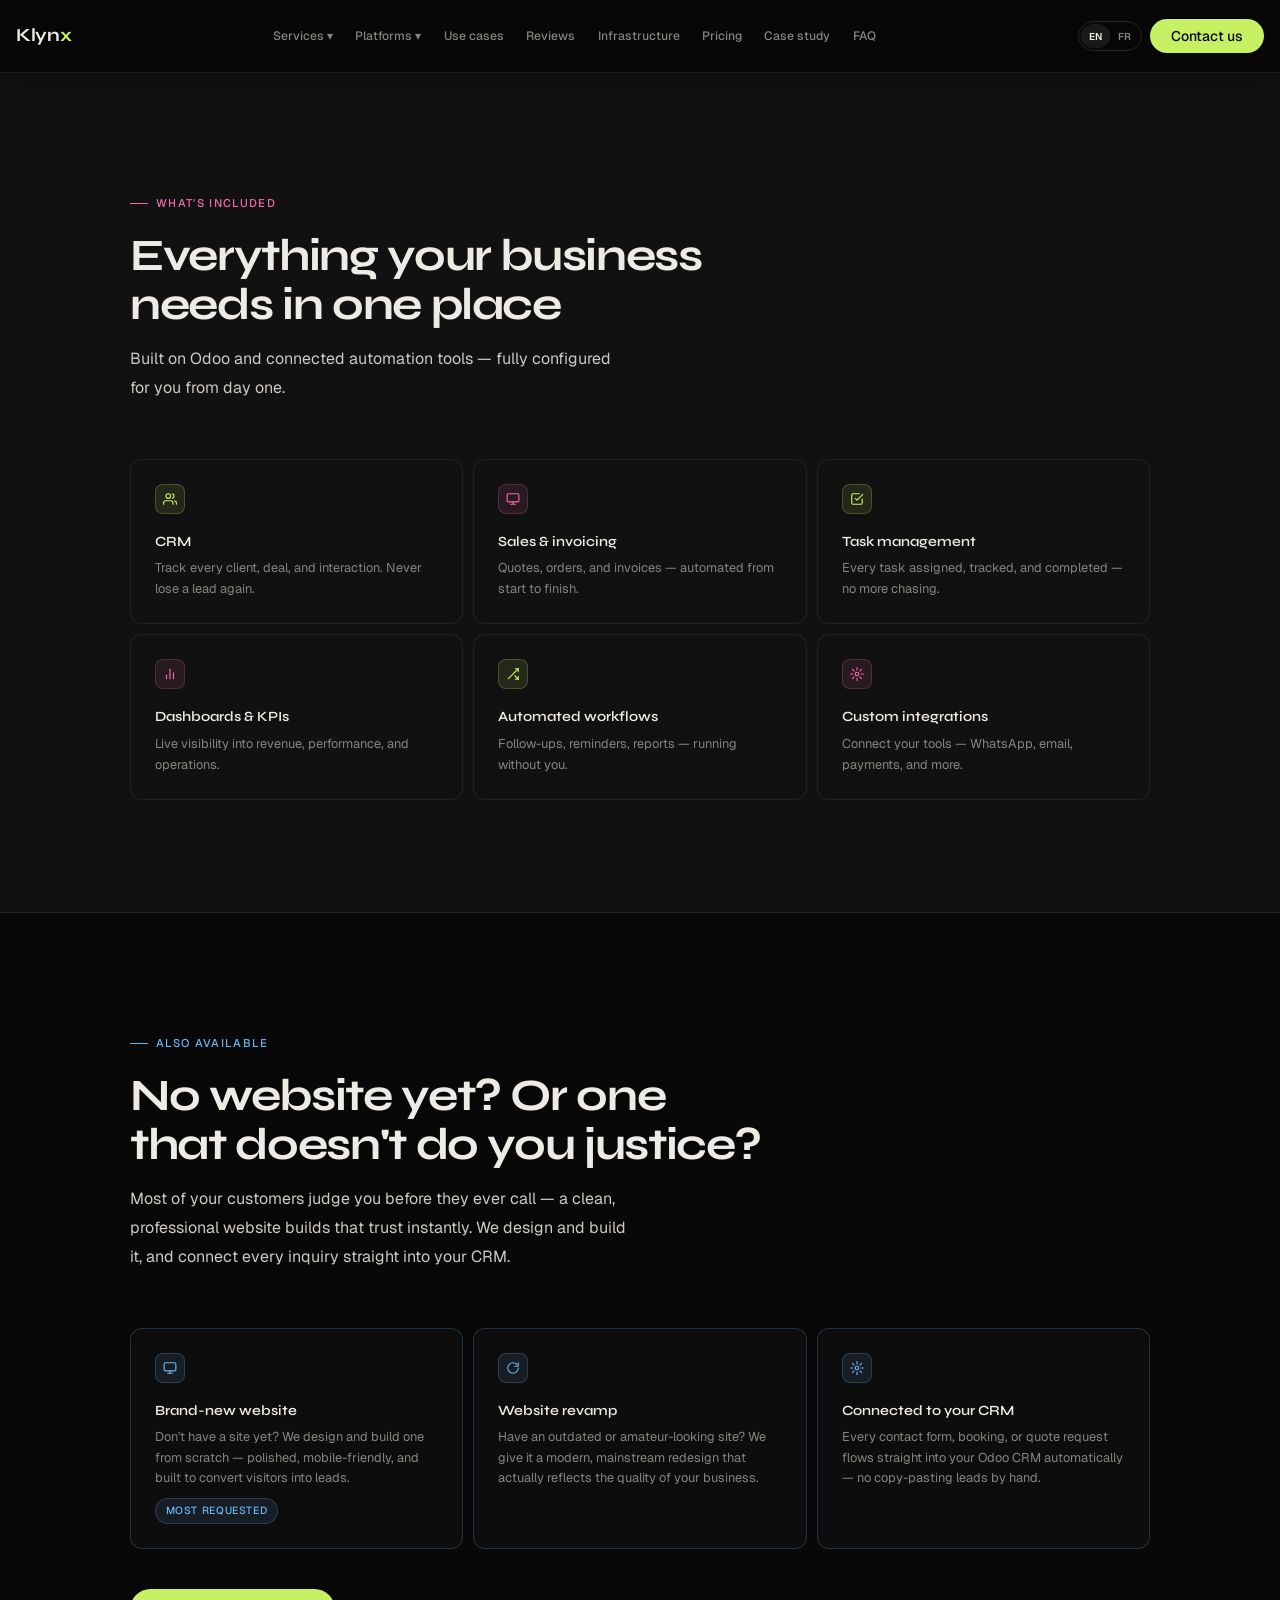
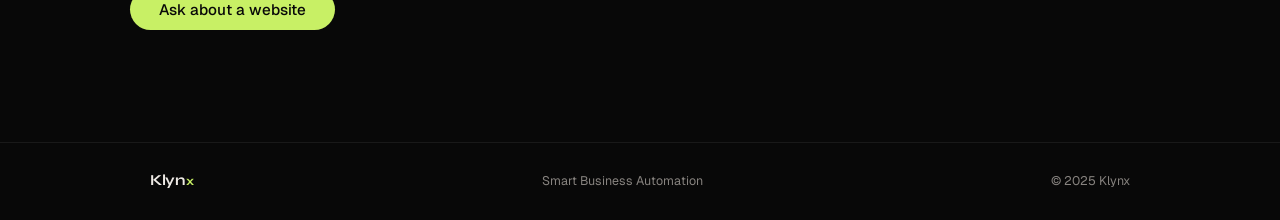
<file: site/services.html>
<!DOCTYPE html><html lang="en"><head><meta charset="UTF-8"><meta name="viewport" content="width=device-width,initial-scale=1.0"><meta name="theme-color" content="#080808"><title>Klynx — Klynx</title>
<link rel="icon" href="favicon.ico" sizes="any">
<link rel="icon" type="image/svg+xml" href="klynx-favicon.svg"><link rel="preconnect" href="https://fonts.googleapis.com">
<link rel="preconnect" href="https://fonts.gstatic.com" crossorigin>
<link href="https://fonts.googleapis.com/css2?family=Syne:wght@600;700;800&family=Geist:wght@400;500;600&display=swap" rel="stylesheet">
<link rel="stylesheet" href="klynx.css"></head><body><div class="nav-wrap"><div class="nav">
<a class="logo" href="index.html">Klyn<span>x</span></a>
<div class="nav-main">
<div class="nav-item"><button class="nav-link" data-dropdown="" data-en="Services ▾" data-fr="Services ▾">Services ▾</button>
<div class="nav-dropdown">
<div class="dropdown-label" data-en="What we build & manage" data-fr="Ce que nous construisons & gérons">What we build & manage</div>
<a class="dropdown-link" href="services.html#included"><strong>Odoo ERP Integration</strong><small data-en="Business systems, workflows & custom configuration" data-fr="Systèmes métier, workflows & configuration sur mesure">Business systems, workflows & custom configuration</small></a>
<a class="dropdown-link" href="services.html#website"><strong>Website Design</strong><small data-en="Websites built to represent and convert" data-fr="Sites conçus pour représenter votre activité et convertir">Websites built to represent and convert</small></a>
<a class="dropdown-link" href="services.html#included"><strong>Automation & Integrations</strong><small data-en="Connect tools and remove repetitive work" data-fr="Connectez vos outils et supprimez le travail répétitif">Connect tools and remove repetitive work</small></a>
<a class="dropdown-link" href="infrastructure.html#hosting"><strong>Server & Infrastructure</strong><small data-en="Hosting, deployment, security & maintenance" data-fr="Hébergement, déploiement, sécurité & maintenance">Hosting, deployment, security & maintenance</small></a>
</div></div>
<div class="nav-item"><button class="nav-link" data-dropdown="" data-en="Platforms ▾" data-fr="Plateformes ▾">Platforms ▾</button>
<div class="nav-dropdown"><div class="dropdown-label" data-en="Klynx products" data-fr="Produits Klynx">Klynx products</div>
<a class="dropdown-link" href="platforms.html#klynx-os"><strong>Klynx OS <span class="badge-soon">Coming soon</span></strong><small data-en="Fleet-first business operating platform for car rental businesses" data-fr="Plateforme métier pensée autour de la flotte pour les agences de location">Fleet-first business operating platform for car rental businesses</small></a>
</div></div>
<a class="nav-link" data-en="Use cases" data-fr="Cas d’usage" href="use-cases.html">Use cases</a>
<a class="nav-link" data-en="Reviews" data-fr="Avis" href="reviews.html">Reviews</a>
<a class="nav-link" data-en="Infrastructure" data-fr="Infrastructure" href="infrastructure.html">Infrastructure</a>
<a class="nav-link" data-en="Pricing" data-fr="Tarifs" href="pricing.html">Pricing</a>
<a class="nav-link" data-en="Case study" data-fr="Cas client" href="case-study.html#casestudy">Case study</a>
<a class="nav-link" data-en="FAQ" data-fr="FAQ" href="faq.html#faq">FAQ</a>
</div>
<div class="nav-actions"><div class="lang"><button data-lang="en" onclick="setLang('en')">EN</button><button data-lang="fr" onclick="setLang('fr')">FR</button></div><a class="btn btn-green" data-en="Contact us" data-fr="Nous contacter" href="contact.html">Contact us</a><button aria-label="Open menu" class="menu-btn" onclick="toggleMobile()">☰</button></div></div>
<div class="mobile-menu" id="mobileMenu"><div class="mobile-group"><h4 data-en="Services" data-fr="Services">Services</h4><a href="services.html#included">Odoo ERP Integration</a><a href="services.html#website">Website Design</a><a href="services.html#included">Automation & Integrations</a><a href="infrastructure.html#hosting">Server & Infrastructure</a></div><div class="mobile-group"><h4 data-en="Platforms" data-fr="Plateformes">Platforms</h4><a href="platforms.html#klynx-os">Klynx OS — Coming soon</a></div><div class="mobile-group"><h4 data-en="Explore" data-fr="Explorer">Explore</h4><a href="use-cases.html">Use cases</a><a href="reviews.html">Reviews</a><a href="infrastructure.html">Infrastructure</a><a href="pricing.html">Pricing</a><a href="case-study.html#casestudy">Case study</a><a href="faq.html#faq">FAQ</a><a href="contact.html">Contact</a></div></div></div><main><section class="page-section alt2" id="included">
<div class="inner">
<span class="eyebrow pink" data-i18n="inc.eyebrow">What's included</span>
<h2 data-i18n="inc.h2">Everything your business<br/>needs in one place</h2>
<p class="section-desc" data-i18n="inc.desc">Built on Odoo and connected automation tools — fully configured for you from day one.</p>
<div class="modules">
<div class="module"><div class="module-icon g"><svg viewbox="0 0 24 24"><path d="M17 21v-2a4 4 0 0 0-4-4H5a4 4 0 0 0-4 4v2"></path><circle cx="9" cy="7" r="4"></circle><path d="M23 21v-2a4 4 0 0 0-3-3.87"></path><path d="M16 3.13a4 4 0 0 1 0 7.75"></path></svg></div><h3>CRM</h3><p data-i18n="m1">Track every client, deal, and interaction. Never lose a lead again.</p></div>
<div class="module"><div class="module-icon p"><svg viewbox="0 0 24 24"><rect height="14" rx="2" width="20" x="2" y="3"></rect><path d="M8 21h8M12 17v4"></path></svg></div><h3 data-i18n="m2.h">Sales &amp; invoicing</h3><p data-i18n="m2.p">Quotes, orders, and invoices — automated from start to finish.</p></div>
<div class="module"><div class="module-icon g"><svg viewbox="0 0 24 24"><path d="M9 11l3 3L22 4"></path><path d="M21 12v7a2 2 0 0 1-2 2H5a2 2 0 0 1-2-2V5a2 2 0 0 1 2-2h11"></path></svg></div><h3 data-i18n="m3.h">Task management</h3><p data-i18n="m3.p">Every task assigned, tracked, and completed — no more chasing.</p></div>
<div class="module"><div class="module-icon p"><svg viewbox="0 0 24 24"><line x1="18" x2="18" y1="20" y2="10"></line><line x1="12" x2="12" y1="20" y2="4"></line><line x1="6" x2="6" y1="20" y2="14"></line></svg></div><h3 data-i18n="m4.h">Dashboards &amp; KPIs</h3><p data-i18n="m4.p">Live visibility into revenue, performance, and operations.</p></div>
<div class="module"><div class="module-icon g"><svg viewbox="0 0 24 24"><polyline points="16 3 21 3 21 8"></polyline><line x1="4" x2="21" y1="20" y2="3"></line><polyline points="21 16 21 21 16 21"></polyline><line x1="15" x2="21" y1="15" y2="21"></line></svg></div><h3 data-i18n="m5.h">Automated workflows</h3><p data-i18n="m5.p">Follow-ups, reminders, reports — running without you.</p></div>
<div class="module"><div class="module-icon p"><svg viewbox="0 0 24 24"><circle cx="12" cy="12" r="3"></circle><path d="M12 1v4M12 19v4M4.22 4.22l2.83 2.83M16.95 16.95l2.83 2.83M1 12h4M19 12h4M4.22 19.78l2.83-2.83M16.95 7.05l2.83-2.83"></path></svg></div><h3 data-i18n="m6.h">Custom integrations</h3><p data-i18n="m6.p">Connect your tools — WhatsApp, email, payments, and more.</p></div>
</div>
</div>
</section><section class="page-section" id="website" style="background: var(--bg0);">
<div class="inner">
<span class="eyebrow blue" data-i18n="web.eyebrow">Also available</span>
<h2 data-i18n="web.h2">No website yet? Or one<br/>that doesn't do you justice?</h2>
<p class="section-desc" data-i18n="web.desc">Most of your customers judge you before they ever call — a clean, professional website builds that trust instantly. We design and build it, and connect every inquiry straight into your CRM.</p>
<div class="modules" style="margin-top: 3.5rem;">
<div class="module featured">
<div class="module-icon b"><svg viewbox="0 0 24 24"><rect height="14" rx="2" width="20" x="2" y="3"></rect><line x1="8" x2="16" y1="21" y2="21"></line><line x1="12" x2="12" y1="17" y2="21"></line></svg></div>
<h3 data-i18n="web.m1.h">Brand-new website</h3>
<p data-i18n="web.m1.p">Don't have a site yet? We design and build one from scratch — polished, mobile-friendly, and built to convert visitors into leads.</p>
<span class="module-badge" data-i18n="web.badge.new">Most requested</span>
</div>
<div class="module featured">
<div class="module-icon b"><svg viewbox="0 0 24 24"><path d="M21 12a9 9 0 1 1-9-9c2.52 0 4.85.99 6.57 2.64"></path><polyline points="21 3 21 9 15 9"></polyline></svg></div>
<h3 data-i18n="web.m2.h">Website revamp</h3>
<p data-i18n="web.m2.p">Have an outdated or amateur-looking site? We give it a modern, mainstream redesign that actually reflects the quality of your business.</p>
</div>
<div class="module featured">
<div class="module-icon b"><svg viewbox="0 0 24 24"><circle cx="12" cy="12" r="3"></circle><path d="M12 1v4M12 19v4M4.22 4.22l2.83 2.83M16.95 16.95l2.83 2.83M1 12h4M19 12h4M4.22 19.78l2.83-2.83M16.95 7.05l2.83-2.83"></path></svg></div>
<h3 data-i18n="web.m3.h">Connected to your CRM</h3>
<p data-i18n="web.m3.p">Every contact form, booking, or quote request flows straight into your Odoo CRM automatically — no copy-pasting leads by hand.</p>
</div>
</div>
<div class="hero-actions" style="justify-content: flex-start; margin-top: 2.5rem;">
<a class="btn btn-green btn-lg" data-i18n="web.cta" href="contact.html#audit">Ask about a website</a>
</div>
</div>
</section></main><footer>
<a class="logo" href="index.html">Klyn<span>x</span></a>
<span data-i18n="footer.tagline">Smart Business Automation</span>
<span data-i18n="footer.copy">© 2025 Klynx</span>
</footer><button class="backtop" id="backTop" aria-label="Back to top">↑</button><script src="klynx.js"></script></body></html>
</file>
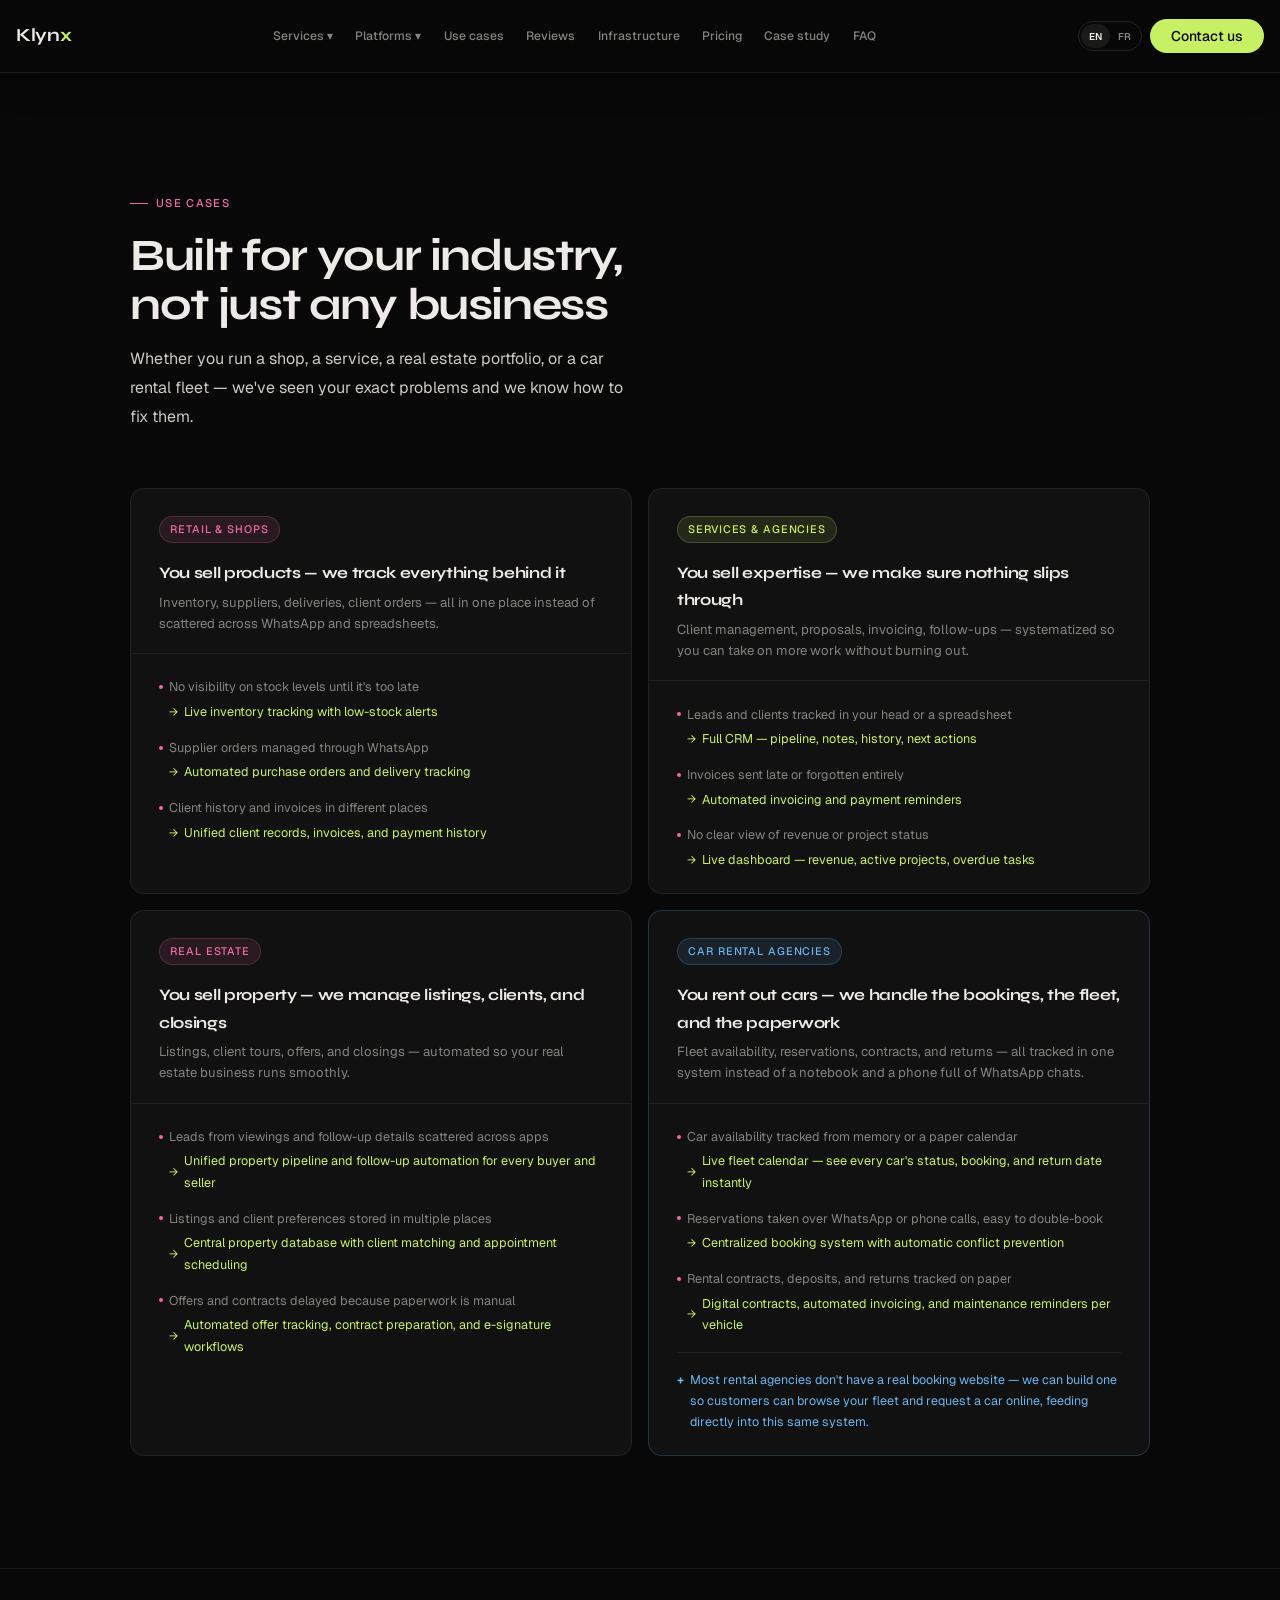
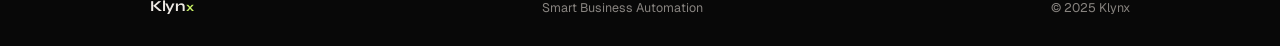
<file: site/use-cases.html>
<!DOCTYPE html><html lang="en"><head><meta charset="UTF-8"><meta name="viewport" content="width=device-width,initial-scale=1.0"><meta name="theme-color" content="#080808"><title>Klynx — Klynx</title>
<link rel="icon" href="favicon.ico" sizes="any">
<link rel="icon" type="image/svg+xml" href="klynx-favicon.svg"><link rel="preconnect" href="https://fonts.googleapis.com">
<link rel="preconnect" href="https://fonts.gstatic.com" crossorigin>
<link href="https://fonts.googleapis.com/css2?family=Syne:wght@600;700;800&family=Geist:wght@400;500;600&display=swap" rel="stylesheet">
<link rel="stylesheet" href="klynx.css"></head><body><div class="nav-wrap"><div class="nav">
<a class="logo" href="index.html">Klyn<span>x</span></a>
<div class="nav-main">
<div class="nav-item"><button class="nav-link" data-dropdown="" data-en="Services ▾" data-fr="Services ▾">Services ▾</button>
<div class="nav-dropdown">
<div class="dropdown-label" data-en="What we build & manage" data-fr="Ce que nous construisons & gérons">What we build & manage</div>
<a class="dropdown-link" href="services.html#included"><strong>Odoo ERP Integration</strong><small data-en="Business systems, workflows & custom configuration" data-fr="Systèmes métier, workflows & configuration sur mesure">Business systems, workflows & custom configuration</small></a>
<a class="dropdown-link" href="services.html#website"><strong>Website Design</strong><small data-en="Websites built to represent and convert" data-fr="Sites conçus pour représenter votre activité et convertir">Websites built to represent and convert</small></a>
<a class="dropdown-link" href="services.html#included"><strong>Automation & Integrations</strong><small data-en="Connect tools and remove repetitive work" data-fr="Connectez vos outils et supprimez le travail répétitif">Connect tools and remove repetitive work</small></a>
<a class="dropdown-link" href="infrastructure.html#hosting"><strong>Server & Infrastructure</strong><small data-en="Hosting, deployment, security & maintenance" data-fr="Hébergement, déploiement, sécurité & maintenance">Hosting, deployment, security & maintenance</small></a>
</div></div>
<div class="nav-item"><button class="nav-link" data-dropdown="" data-en="Platforms ▾" data-fr="Plateformes ▾">Platforms ▾</button>
<div class="nav-dropdown"><div class="dropdown-label" data-en="Klynx products" data-fr="Produits Klynx">Klynx products</div>
<a class="dropdown-link" href="platforms.html#klynx-os"><strong>Klynx OS <span class="badge-soon">Coming soon</span></strong><small data-en="Fleet-first business operating platform for car rental businesses" data-fr="Plateforme métier pensée autour de la flotte pour les agences de location">Fleet-first business operating platform for car rental businesses</small></a>
</div></div>
<a class="nav-link" data-en="Use cases" data-fr="Cas d’usage" href="use-cases.html">Use cases</a>
<a class="nav-link" data-en="Reviews" data-fr="Avis" href="reviews.html">Reviews</a>
<a class="nav-link" data-en="Infrastructure" data-fr="Infrastructure" href="infrastructure.html">Infrastructure</a>
<a class="nav-link" data-en="Pricing" data-fr="Tarifs" href="pricing.html">Pricing</a>
<a class="nav-link" data-en="Case study" data-fr="Cas client" href="case-study.html#casestudy">Case study</a>
<a class="nav-link" data-en="FAQ" data-fr="FAQ" href="faq.html#faq">FAQ</a>
</div>
<div class="nav-actions"><div class="lang"><button data-lang="en" onclick="setLang('en')">EN</button><button data-lang="fr" onclick="setLang('fr')">FR</button></div><a class="btn btn-green" data-en="Contact us" data-fr="Nous contacter" href="contact.html">Contact us</a><button aria-label="Open menu" class="menu-btn" onclick="toggleMobile()">☰</button></div></div>
<div class="mobile-menu" id="mobileMenu"><div class="mobile-group"><h4 data-en="Services" data-fr="Services">Services</h4><a href="services.html#included">Odoo ERP Integration</a><a href="services.html#website">Website Design</a><a href="services.html#included">Automation & Integrations</a><a href="infrastructure.html#hosting">Server & Infrastructure</a></div><div class="mobile-group"><h4 data-en="Platforms" data-fr="Plateformes">Platforms</h4><a href="platforms.html#klynx-os">Klynx OS — Coming soon</a></div><div class="mobile-group"><h4 data-en="Explore" data-fr="Explorer">Explore</h4><a href="use-cases.html">Use cases</a><a href="reviews.html">Reviews</a><a href="infrastructure.html">Infrastructure</a><a href="pricing.html">Pricing</a><a href="case-study.html#casestudy">Case study</a><a href="faq.html#faq">FAQ</a><a href="contact.html">Contact</a></div></div></div><main><section class="page-section" id="usecases">
<div class="inner">
<span class="eyebrow pink" data-i18n="uc.eyebrow">Use cases</span>
<h2 data-i18n="uc.h2">Built for your industry,<br/>not just any business</h2>
<p class="section-desc" data-i18n="uc.desc">Whether you run a shop, a service, a real estate portfolio, or a car rental fleet — we've seen your exact problems and we know how to fix them.</p>
<div class="usecase-grid">
<div class="usecase-card">
<div class="usecase-header">
<span class="usecase-tag p" data-i18n="uc1.tag">Retail &amp; shops</span>
<h3 data-i18n="uc1.h">You sell products — we track everything behind it</h3>
<p data-i18n="uc1.desc">Inventory, suppliers, deliveries, client orders — all in one place instead of scattered across WhatsApp and spreadsheets.</p>
</div>
<div class="usecase-body">
<div class="usecase-row">
<div class="usecase-item">
<span class="usecase-problem" data-i18n="uc1.p1">No visibility on stock levels until it's too late</span>
<span class="usecase-solution" data-i18n="uc1.s1">Live inventory tracking with low-stock alerts</span>
</div>
<div class="usecase-item">
<span class="usecase-problem" data-i18n="uc1.p2">Supplier orders managed through WhatsApp</span>
<span class="usecase-solution" data-i18n="uc1.s2">Automated purchase orders and delivery tracking</span>
</div>
<div class="usecase-item">
<span class="usecase-problem" data-i18n="uc1.p3">Client history and invoices in different places</span>
<span class="usecase-solution" data-i18n="uc1.s3">Unified client records, invoices, and payment history</span>
</div>
</div>
</div>
</div>
<div class="usecase-card">
<div class="usecase-header">
<span class="usecase-tag g" data-i18n="uc2.tag">Services &amp; agencies</span>
<h3 data-i18n="uc2.h">You sell expertise — we make sure nothing slips through</h3>
<p data-i18n="uc2.desc">Client management, proposals, invoicing, follow-ups — systematized so you can take on more work without burning out.</p>
</div>
<div class="usecase-body">
<div class="usecase-row">
<div class="usecase-item">
<span class="usecase-problem" data-i18n="uc2.p1">Leads and clients tracked in your head or a spreadsheet</span>
<span class="usecase-solution" data-i18n="uc2.s1">Full CRM — pipeline, notes, history, next actions</span>
</div>
<div class="usecase-item">
<span class="usecase-problem" data-i18n="uc2.p2">Invoices sent late or forgotten entirely</span>
<span class="usecase-solution" data-i18n="uc2.s2">Automated invoicing and payment reminders</span>
</div>
<div class="usecase-item">
<span class="usecase-problem" data-i18n="uc2.p3">No clear view of revenue or project status</span>
<span class="usecase-solution" data-i18n="uc2.s3">Live dashboard — revenue, active projects, overdue tasks</span>
</div>
</div>
</div>
</div>
<div class="usecase-card">
<div class="usecase-header">
<span class="usecase-tag p" data-i18n="uc3.tag">Real estate</span>
<h3 data-i18n="uc3.h">You sell property — we manage listings, clients, and closings</h3>
<p data-i18n="uc3.desc">Listings, client tours, offers, and closings — automated so your real estate business runs smoothly.</p>
</div>
<div class="usecase-body">
<div class="usecase-row">
<div class="usecase-item">
<span class="usecase-problem" data-i18n="uc3.p1">Leads from viewings and follow-up details scattered across apps</span>
<span class="usecase-solution" data-i18n="uc3.s1">Unified property pipeline and follow-up automation for every buyer and seller</span>
</div>
<div class="usecase-item">
<span class="usecase-problem" data-i18n="uc3.p2">Listings and client preferences stored in multiple places</span>
<span class="usecase-solution" data-i18n="uc3.s2">Central property database with client matching and appointment scheduling</span>
</div>
<div class="usecase-item">
<span class="usecase-problem" data-i18n="uc3.p3">Offers and contracts delayed because paperwork is manual</span>
<span class="usecase-solution" data-i18n="uc3.s3">Automated offer tracking, contract preparation, and e-signature workflows</span>
</div>
</div>
</div>
</div>
<div class="usecase-card highlight">
<div class="usecase-header">
<span class="usecase-tag b" data-i18n="uc4.tag">Car rental agencies</span>
<h3 data-i18n="uc4.h">You rent out cars — we handle the bookings, the fleet, and the paperwork</h3>
<p data-i18n="uc4.desc">Fleet availability, reservations, contracts, and returns — all tracked in one system instead of a notebook and a phone full of WhatsApp chats.</p>
</div>
<div class="usecase-body">
<div class="usecase-row">
<div class="usecase-item">
<span class="usecase-problem" data-i18n="uc4.p1">Car availability tracked from memory or a paper calendar</span>
<span class="usecase-solution" data-i18n="uc4.s1">Live fleet calendar — see every car's status, booking, and return date instantly</span>
</div>
<div class="usecase-item">
<span class="usecase-problem" data-i18n="uc4.p2">Reservations taken over WhatsApp or phone calls, easy to double-book</span>
<span class="usecase-solution" data-i18n="uc4.s2">Centralized booking system with automatic conflict prevention</span>
</div>
<div class="usecase-item">
<span class="usecase-problem" data-i18n="uc4.p3">Rental contracts, deposits, and returns tracked on paper</span>
<span class="usecase-solution" data-i18n="uc4.s3">Digital contracts, automated invoicing, and maintenance reminders per vehicle</span>
</div>
</div>
<div class="usecase-note" data-i18n="uc4.note">Most rental agencies don't have a real booking website — we can build one so customers can browse your fleet and request a car online, feeding directly into this same system.</div>
</div>
</div>
</div>
</div>
</section></main><footer>
<a class="logo" href="index.html">Klyn<span>x</span></a>
<span data-i18n="footer.tagline">Smart Business Automation</span>
<span data-i18n="footer.copy">© 2025 Klynx</span>
</footer><button class="backtop" id="backTop" aria-label="Back to top">↑</button><script src="klynx.js"></script></body></html>
</file>
<file: site/klynx.css>
*, *::before, *::after { box-sizing: border-box; margin: 0; padding: 0; }

  :root {
    --bg0: #080808;
    --bg1: #0d0d0d;
    --bg2: #111111;
    --bg3: #161616;
    --border: rgba(255,255,255,0.07);
    --border2: rgba(255,255,255,0.12);
    --text: #eeeae5;
    --sub: #cdc9c3;
    --muted: #87837f;
    --green: #c8f065;
    --green-dim: rgba(200,240,101,0.1);
    --green-border: rgba(200,240,101,0.22);
    --pink: #f06aaa;
    --pink-dim: rgba(240,106,170,0.1);
    --pink-border: rgba(240,106,170,0.22);
    --blue: #6ab4f0;
    --blue-dim: rgba(106,180,240,0.1);
    --blue-border: rgba(106,180,240,0.22);
  }

  html {
    scroll-behavior: smooth;
    overflow-x: hidden;
    -webkit-text-size-adjust: 100%;
    text-size-adjust: 100%;
  }

  button, input, select, textarea {
    font-family: inherit;
  }

  body {
    background: var(--bg0);
    color: var(--text);
    font-family: 'Geist', sans-serif;
    font-size: 16px;
    line-height: 1.7;
    -webkit-font-smoothing: antialiased;
    overflow-x: hidden;
  }

  .nav-wrap {
    position: sticky;
    top: 0;
    z-index: 100;
    background: rgba(8,8,8,0.92);
    backdrop-filter: blur(14px);
    border-bottom: 1px solid var(--border);
  }

  nav {
    max-width: 1020px;
    margin: 0 auto;
    display: flex;
    align-items: center;
    justify-content: space-between;
    padding: 1.4rem max(1.25rem, env(safe-area-inset-left)) 1.4rem max(1.25rem, env(safe-area-inset-right));
    gap: 0.75rem;
  }

  .logo {
    font-family: 'Syne', sans-serif;
    font-weight: 700;
    font-size: 1.15rem;
    letter-spacing: -0.02em;
    color: var(--text);
    text-decoration: none;
  }
  .logo span { color: var(--green); }

  .nav-utility {
    display: flex;
    align-items: center;
    gap: 0.65rem;
  }

  .hamburger { display: flex; flex-direction: column; gap: 5px; background: none; border: none; cursor: pointer; padding: 6px; z-index: 110; }
  .hamburger span { display: block; width: 22px; height: 2px; background: var(--text); border-radius: 2px; transition: 0.25s; }
  .hamburger.active span:nth-child(1) { transform: rotate(45deg) translate(5px, 5px); }
  .hamburger.active span:nth-child(2) { opacity: 0; }
  .hamburger.active span:nth-child(3) { transform: rotate(-45deg) translate(5px, -5px); }

  .nav-menu {
    max-width: 1020px;
    margin: 0 auto;
    display: flex;
    flex-direction: column;
    max-height: 0;
    overflow: hidden;
    transition: max-height 0.4s ease, padding 0.3s ease;
    padding: 0 max(1.25rem, env(safe-area-inset-left));
  }
  .nav-menu.open {
    max-height: 720px;
    padding-top: 0.5rem;
    padding-bottom: 1.25rem;
    border-top: 1px solid var(--border);
  }
  .nav-menu .nav-link {
    font-size: 0.95rem;
    padding: 0.85rem 0.15rem;
    border-bottom: 1px solid var(--border);
    min-height: 24px;
  }
  .nav-menu .nav-link:last-child { border-bottom: none; }

  .nav-link {
    font-size: 0.85rem;
    color: var(--muted);
    text-decoration: none;
    transition: color 0.2s;
  }
  .nav-link:hover { color: var(--text); }

  .lang-toggle {
    display: flex;
    align-items: center;
    background: var(--bg2);
    border: 1px solid var(--border2);
    border-radius: 100px;
    padding: 3px;
    gap: 2px;
  }

  .lang-btn {
    font-family: 'Geist', sans-serif;
    font-size: 0.75rem;
    font-weight: 500;
    padding: 0.3rem 0.7rem;
    border-radius: 100px;
    border: none;
    cursor: pointer;
    transition: all 0.2s;
    background: transparent;
    color: var(--muted);
    letter-spacing: 0.04em;
  }

  .lang-btn.active {
    background: var(--green);
    color: #080808;
  }

  .btn {
    display: inline-flex;
    align-items: center;
    font-family: 'Geist', sans-serif;
    font-weight: 500;
    border-radius: 100px;
    text-decoration: none;
    cursor: pointer;
    transition: all 0.2s;
    border: none;
    line-height: 1;
    touch-action: manipulation;
  }

  .btn-green {
    background: var(--green);
    color: #080808;
    font-size: 0.875rem;
    padding: 0.6rem 1.3rem;
  }
  .btn-green:hover { background: #d9ff7a; transform: translateY(-1px); }

  .btn-outline {
    background: transparent;
    color: var(--sub);
    font-size: 0.875rem;
    padding: 0.6rem 1.3rem;
    border: 1px solid var(--border2);
  }
  .btn-outline:hover { border-color: rgba(255,255,255,0.25); color: var(--text); }

  .btn-lg { font-size: 0.95rem; padding: 0.78rem 1.8rem; }

  .page-section {
    min-height: 90vh;
    display: flex;
    flex-direction: column;
    justify-content: center;
    padding: 7rem max(1.5rem, env(safe-area-inset-left)) 7rem max(1.5rem, env(safe-area-inset-right));
    border-bottom: 1px solid var(--border);
  }

  .page-section.alt { background: var(--bg1); }
  .page-section.alt2 { background: var(--bg2); }

  .inner { max-width: 1020px; margin: 0 auto; width: 100%; }

  .eyebrow {
    font-size: 0.7rem;
    font-weight: 500;
    letter-spacing: 0.12em;
    text-transform: uppercase;
    margin-bottom: 1.1rem;
    display: inline-flex;
    align-items: center;
    gap: 8px;
  }
  .eyebrow.green { color: var(--green); }
  .eyebrow.pink { color: var(--pink); }
  .eyebrow.blue { color: var(--blue); }
  .eyebrow::before { content: ''; width: 18px; height: 1px; }
  .eyebrow.green::before { background: var(--green); }
  .eyebrow.pink::before { background: var(--pink); }
  .eyebrow.blue::before { background: var(--blue); }

  h2 {
    font-family: 'Syne', sans-serif;
    font-size: clamp(1.8rem, 4vw, 2.8rem);
    font-weight: 700;
    line-height: 1.1;
    letter-spacing: -0.03em;
    margin-bottom: 1rem;
  }

  .section-desc { font-size: 1rem; color: var(--sub); max-width: 500px; line-height: 1.8; }

  .hero-inner { max-width: 680px; text-align: center; margin: 0 auto; }

  .badge {
    display: inline-flex;
    align-items: center;
    gap: 7px;
    background: var(--green-dim);
    border: 1px solid var(--green-border);
    color: var(--green);
    font-size: 0.7rem;
    font-weight: 500;
    letter-spacing: 0.1em;
    text-transform: uppercase;
    padding: 0.32rem 0.9rem;
    border-radius: 100px;
    margin-bottom: 2.5rem;
  }

  .badge-dot {
    width: 5px; height: 5px;
    border-radius: 50%;
    background: var(--green);
    animation: blink 2.5s ease-in-out infinite;
  }

  .badge.badge-pink {
    background: var(--pink-dim);
    border-color: var(--pink-border);
    color: var(--pink);
  }
  .badge.badge-pink .badge-dot { background: var(--pink); }

  @keyframes blink {
    0%, 100% { opacity: 1; }
    50% { opacity: 0.25; }
  }

  h1 {
    font-family: 'Syne', sans-serif;
    font-size: clamp(2.4rem, 6vw, 4rem);
    font-weight: 700;
    line-height: 1.08;
    letter-spacing: -0.035em;
    margin-bottom: 1.5rem;
    overflow-wrap: break-word;
  }
  h1 .g { color: var(--green); }
  h1 .p { color: var(--pink); }

  .hero-quote {
    font-family: 'Syne', sans-serif;
    font-size: clamp(1.05rem, 2.5vw, 1.35rem);
    font-weight: 600;
    font-style: italic;
    color: var(--pink);
    max-width: 520px;
    margin: 0 auto 1.25rem;
    line-height: 1.4;
    letter-spacing: -0.02em;
  }

  .hero-sub {
    font-size: 1.1rem;
    color: var(--sub);
    max-width: 460px;
    margin: 0 auto 2.75rem;
    line-height: 1.8;
  }

  .hero-actions { display: flex; gap: 10px; justify-content: center; flex-wrap: wrap; }

  .stats-section { background: var(--bg1); border-bottom: 1px solid var(--border); padding: 0; }

  .stats-inner {
    max-width: 1020px;
    margin: 0 auto;
    display: grid;
    grid-template-columns: repeat(4, 1fr);
    border-left: 1px solid var(--border);
  }

  .stat { padding: 2.5rem 2rem; border-right: 1px solid var(--border); text-align: center; }

  .stat-num {
    font-family: 'Syne', sans-serif;
    font-size: 2rem;
    font-weight: 700;
    letter-spacing: -0.04em;
    line-height: 1;
    margin-bottom: 0.4rem;
  }
  .stat-num.g { color: var(--green); }
  .stat-num.p { color: var(--pink); }
  .stat-label { font-size: 0.8rem; color: var(--muted); }

  .problem-grid { display: grid; grid-template-columns: 1fr 1fr; gap: 40px; align-items: center; margin-top: 3.5rem; }

  .problem-list {
    list-style: none;
    display: flex;
    flex-direction: column;
    gap: 0;
    border: 1px solid var(--border);
    border-radius: 14px;
    overflow: hidden;
  }

  .problem-item {
    padding: 1.4rem 1.6rem;
    border-bottom: 1px solid var(--border);
    background: var(--bg2);
    transition: background 0.15s;
    display: flex;
    gap: 1rem;
    align-items: flex-start;
  }
  .problem-item:last-child { border-bottom: none; }
  .problem-item:hover { background: var(--bg3); }

  .problem-num {
    font-family: 'Syne', sans-serif;
    font-size: 0.68rem;
    font-weight: 600;
    color: var(--pink);
    letter-spacing: 0.08em;
    margin-top: 3px;
    flex-shrink: 0;
    width: 20px;
  }

  .problem-item h3 { font-family: 'Syne', sans-serif; font-size: 0.88rem; font-weight: 600; color: var(--text); margin-bottom: 0.25rem; }
  .problem-item p { font-size: 0.82rem; color: var(--muted); line-height: 1.6; }

  .problem-callout { background: var(--bg2); border: 1px solid var(--border); border-radius: 14px; padding: 2.5rem; }

  .callout-quote {
    font-family: 'Syne', sans-serif;
    font-size: 1.3rem;
    font-weight: 600;
    line-height: 1.4;
    letter-spacing: -0.02em;
    color: var(--text);
    margin-bottom: 1.5rem;
  }
  .callout-quote .p { color: var(--pink); }
  .callout-quote .g { color: var(--green); }

  .callout-stat { display: flex; flex-direction: column; gap: 0.75rem; }

  .callout-row {
    display: flex;
    align-items: center;
    gap: 0.75rem;
    font-size: 0.83rem;
    color: var(--muted);
  }
  .callout-row::before { content: ''; width: 6px; height: 6px; border-radius: 50%; background: var(--pink); flex-shrink: 0; }

  .steps {
    display: grid;
    grid-template-columns: repeat(3, 1fr);
    gap: 1px;
    background: var(--border);
    border: 1px solid var(--border);
    border-radius: 16px;
    overflow: hidden;
    margin-top: 3.5rem;
  }

  .step { background: var(--bg1); padding: 2rem 1.75rem; transition: background 0.15s; }
  .step:hover { background: var(--bg2); }

  .step-num {
    font-family: 'Syne', sans-serif;
    font-size: 2.5rem;
    font-weight: 700;
    letter-spacing: -0.04em;
    color: var(--border2);
    line-height: 1;
    margin-bottom: 1.25rem;
  }

  .step h3 { font-family: 'Syne', sans-serif; font-size: 1rem; font-weight: 600; color: var(--text); margin-bottom: 0.5rem; }
  .step p { font-size: 0.84rem; color: var(--muted); line-height: 1.7; }

  .step-tag {
    display: inline-block;
    margin-top: 1.25rem;
    font-size: 0.7rem;
    font-weight: 500;
    letter-spacing: 0.06em;
    text-transform: uppercase;
    padding: 0.25rem 0.7rem;
    border-radius: 100px;
  }
  .step-tag.green { background: var(--green-dim); color: var(--green); border: 1px solid var(--green-border); }
  .step-tag.pink { background: var(--pink-dim); color: var(--pink); border: 1px solid var(--pink-border); }

  .modules { display: grid; grid-template-columns: repeat(3, 1fr); gap: 10px; margin-top: 3.5rem; }

  .module { background: var(--bg2); border: 1px solid var(--border); border-radius: 12px; padding: 1.5rem; transition: border-color 0.2s, background 0.15s; }
  .module:hover { border-color: var(--border2); background: var(--bg3); }

  .module-icon { width: 30px; height: 30px; border-radius: 8px; display: flex; align-items: center; justify-content: center; margin-bottom: 1rem; }
  .module-icon.g { background: var(--green-dim); border: 1px solid var(--green-border); }
  .module-icon.p { background: var(--pink-dim); border: 1px solid var(--pink-border); }
  .module-icon.b { background: var(--blue-dim); border: 1px solid var(--blue-border); }
  .module-icon svg { width: 14px; height: 14px; fill: none; stroke-width: 2; stroke-linecap: round; stroke-linejoin: round; }
  .module-icon.g svg { stroke: var(--green); }
  .module-icon.p svg { stroke: var(--pink); }
  .module-icon.b svg { stroke: var(--blue); }
  .module.featured { border-color: var(--blue-border); background: var(--bg1); }
  .module.featured:hover { border-color: rgba(106,180,240,0.4); }
  .module-badge { display: inline-block; margin-top: 0.6rem; font-size: 0.65rem; font-weight: 500; letter-spacing: 0.06em; text-transform: uppercase; padding: 0.2rem 0.6rem; border-radius: 100px; background: var(--blue-dim); color: var(--blue); border: 1px solid var(--blue-border); }

  .module h3 { font-family: 'Syne', sans-serif; font-size: 0.88rem; font-weight: 600; color: var(--text); margin-bottom: 0.3rem; }
  .module p { font-size: 0.8rem; color: var(--muted); line-height: 1.6; }

  /* ── USE CASES ── */
  .usecase-grid { display: grid; grid-template-columns: repeat(2, 1fr); gap: 16px; margin-top: 3.5rem; }
  .usecase-card { background: var(--bg2); border: 1px solid var(--border); border-radius: 14px; overflow: hidden; transition: border-color 0.2s; }
  .usecase-card:hover { border-color: var(--border2); }
  .usecase-card.highlight { border-color: var(--blue-border); }
  .usecase-card.highlight:hover { border-color: rgba(106,180,240,0.4); }

  /* ── PRICING ── */
  .pricing-grid { display: grid; grid-template-columns: repeat(3, 1fr); gap: 16px; margin-top: 3.5rem; align-items: stretch; }
  .pricing-card { background: var(--bg2); border: 1px solid var(--border); border-radius: 16px; padding: 2rem; transition: border-color 0.2s; display: flex; flex-direction: column; height: 100%; }
  .pricing-card:hover { border-color: var(--border2); }
  .pricing-card.featured { border-color: var(--green-border); background: var(--bg1); }
  .pricing-card.featured:hover { border-color: rgba(200,240,101,0.35); }
  .pricing-tier { font-size: 0.7rem; font-weight: 600; letter-spacing: 0.1em; text-transform: uppercase; margin-bottom: 1rem; }
  .pricing-tier.g { color: var(--green); }
  .pricing-tier.p { color: var(--pink); }
  .pricing-tier.w { color: var(--muted); }
  .pricing-card h3 { font-family: 'Syne', sans-serif; font-size: 1.3rem; font-weight: 700; color: var(--text); letter-spacing: -0.02em; margin-bottom: 0.4rem; }
  .pricing-card .pricing-desc { font-size: 0.83rem; color: var(--muted); line-height: 1.65; margin-bottom: 1.5rem; padding-bottom: 1.5rem; border-bottom: 1px solid var(--border); }
  .pricing-features { list-style: none; display: flex; flex-direction: column; gap: 0.6rem; margin-bottom: 1.75rem; flex: 1; }
  .pricing-features li { font-size: 0.82rem; color: var(--sub); display: flex; align-items: flex-start; gap: 0.6rem; line-height: 1.5; }
  .pricing-features li::before { content: ''; width: 5px; height: 5px; border-radius: 50%; flex-shrink: 0; margin-top: 5px; }
  .pricing-card.featured .pricing-features li::before { background: var(--green); }
  .pricing-card:not(.featured) .pricing-features li::before { background: var(--muted); }
  .pricing-cta { display: block; text-align: center; font-family: 'Geist', sans-serif; font-weight: 500; font-size: 0.875rem; padding: 0.7rem 1rem; border-radius: 100px; text-decoration: none; transition: all 0.2s; cursor: pointer; }
  .pricing-cta.green { background: var(--green); color: #080808; }
  .pricing-cta.green:hover { background: #d9ff7a; transform: translateY(-1px); }
  .pricing-cta.outline { background: transparent; color: var(--sub); border: 1px solid var(--border2); }
  .pricing-cta.outline:hover { border-color: rgba(255,255,255,0.25); color: var(--text); }
  .pricing-note { font-size: 0.75rem; color: var(--muted); margin-top: 1rem; text-align: center; line-height: 1.6; }
  .pricing-note span { color: var(--pink); }
  .addons-banner { margin-top: 1.5rem; display: flex; align-items: center; justify-content: center; gap: 0.75rem; background: var(--pink-dim); border: 1px solid var(--pink-border); border-radius: 12px; padding: 1rem 1.5rem; }
  .addons-label { font-size: 0.68rem; font-weight: 600; letter-spacing: 0.1em; text-transform: uppercase; background: var(--pink); color: #080808; padding: 0.2rem 0.6rem; border-radius: 100px; flex-shrink: 0; }
  .addons-banner span:last-child { font-size: 0.9rem; color: var(--sub); }

  /* ── CASE STUDY ── */
  .cs-wrap { display: grid; grid-template-columns: 1fr 1.6fr; gap: 3rem; align-items: start; margin-top: 3.5rem; }
  .cs-meta { display: flex; flex-direction: column; gap: 1.5rem; }
  .cs-client { background: var(--bg2); border: 1px solid var(--border); border-radius: 14px; padding: 1.5rem; }
  .cs-client-label { font-size: 0.68rem; font-weight: 600; letter-spacing: 0.1em; text-transform: uppercase; color: var(--muted); margin-bottom: 0.75rem; }
  .cs-client h3 { font-family: 'Syne', sans-serif; font-size: 1rem; font-weight: 700; color: var(--text); margin-bottom: 0.25rem; }
  .cs-client p { font-size: 0.82rem; color: var(--muted); }
  .cs-results { display: flex; flex-direction: column; gap: 10px; }
  .cs-result { background: var(--bg2); border: 1px solid var(--border); border-radius: 12px; padding: 1rem 1.25rem; display: flex; align-items: center; gap: 0.75rem; }
  .cs-result-num { font-family: 'Syne', sans-serif; font-size: 1.4rem; font-weight: 700; letter-spacing: -0.03em; flex-shrink: 0; }
  .cs-result-num.g { color: var(--green); }
  .cs-result-num.p { color: var(--pink); }
  .cs-result-label { font-size: 0.8rem; color: var(--muted); line-height: 1.4; }
  .cs-story { background: var(--bg2); border: 1px solid var(--border); border-radius: 14px; padding: 2rem; }
  .cs-block { margin-bottom: 1.75rem; padding-bottom: 1.75rem; border-bottom: 1px solid var(--border); }
  .cs-block:last-child { margin-bottom: 0; padding-bottom: 0; border-bottom: none; }
  .cs-block-label { font-size: 0.68rem; font-weight: 600; letter-spacing: 0.1em; text-transform: uppercase; margin-bottom: 0.6rem; }
  .cs-block-label.p { color: var(--pink); }
  .cs-block-label.g { color: var(--green); }
  .cs-block p { font-size: 0.875rem; color: var(--sub); line-height: 1.8; }
  .cs-tags { display: flex; flex-wrap: wrap; gap: 6px; margin-top: 1rem; }
  .cs-tag { font-size: 0.7rem; font-weight: 500; padding: 0.2rem 0.65rem; border-radius: 100px; }
  .cs-tag.g { background: var(--green-dim); color: var(--green); border: 1px solid var(--green-border); }
  .cs-tag.p { background: var(--pink-dim); color: var(--pink); border: 1px solid var(--pink-border); }
  .cs-quote { margin-top: 1.5rem; background: var(--bg3); border-left: 2px solid var(--green); border-radius: 0 10px 10px 0; padding: 1.25rem 1.5rem; }
  .cs-quote p { font-family: 'Syne', sans-serif; font-size: 0.95rem; font-weight: 600; color: var(--text); line-height: 1.5; font-style: italic; }
  .cs-quote span { font-size: 0.75rem; color: var(--muted); font-style: normal; font-weight: 400; display: block; margin-top: 0.5rem; }

  /* ── REVIEWS ── */
  .reviews-grid { display: grid; grid-template-columns: repeat(3, 1fr); gap: 16px; margin-top: 3.5rem; align-items: stretch; }
  .review-card { background: var(--bg2); border: 1px solid var(--border); border-radius: 16px; padding: 1.75rem; display: flex; flex-direction: column; transition: border-color 0.2s; }
  .review-card:hover { border-color: var(--border2); }
  .review-quote-mark { font-family: 'Syne', sans-serif; font-size: 2.2rem; font-weight: 700; line-height: 1; color: var(--green-border); margin-bottom: 0.5rem; }
  .review-stars { display: flex; gap: 3px; margin-bottom: 1rem; color: var(--green); font-size: 0.85rem; letter-spacing: 2px; }
  .review-stars svg { width: 14px; height: 14px; fill: var(--green); stroke: none; }
  .review-stars.pending svg { fill: var(--border2); }
  .review-body { font-size: 0.88rem; color: var(--sub); line-height: 1.75; flex: 1; margin-bottom: 1.5rem; }
  .review-body.italic { font-style: italic; color: var(--muted); }
  .review-footer { display: flex; align-items: center; gap: 0.75rem; padding-top: 1.25rem; border-top: 1px solid var(--border); }
  .review-avatar { width: 36px; height: 36px; border-radius: 50%; display: flex; align-items: center; justify-content: center; font-family: 'Syne', sans-serif; font-weight: 700; font-size: 0.85rem; flex-shrink: 0; }
  .review-avatar.g { background: var(--green-dim); border: 1px solid var(--green-border); color: var(--green); }
  .review-avatar.p { background: var(--pink-dim); border: 1px solid var(--pink-border); color: var(--pink); }
  .review-avatar.muted { background: var(--bg3); border: 1px solid var(--border2); color: var(--muted); }
  .review-name { font-family: 'Syne', sans-serif; font-size: 0.85rem; font-weight: 700; color: var(--text); }
  .review-role { font-size: 0.75rem; color: var(--muted); margin-top: 1px; }
  .review-card.pending { border-style: dashed; border-color: var(--border2); background: var(--bg1); }
  .review-pending-tag { display: inline-flex; align-items: center; gap: 5px; font-size: 0.65rem; font-weight: 500; letter-spacing: 0.08em; text-transform: uppercase; color: var(--muted); margin-bottom: 1rem; }
  .review-pending-tag::before { content: ''; width: 5px; height: 5px; border-radius: 50%; background: var(--muted); animation: blink 2.5s ease-in-out infinite; }
  .review-card.open-slot { align-items: center; justify-content: center; text-align: center; background: transparent; border-style: dashed; }
  .review-card.open-slot .review-slot-icon { width: 40px; height: 40px; border-radius: 12px; background: var(--green-dim); border: 1px solid var(--green-border); display: flex; align-items: center; justify-content: center; margin-bottom: 1rem; }
  .review-card.open-slot .review-slot-icon svg { width: 18px; height: 18px; stroke: var(--green); fill: none; stroke-width: 2; stroke-linecap: round; stroke-linejoin: round; }
  .review-card.open-slot h4 { font-family: 'Syne', sans-serif; font-size: 0.92rem; font-weight: 700; color: var(--text); margin-bottom: 0.5rem; }
  .review-card.open-slot p { font-size: 0.82rem; color: var(--muted); line-height: 1.6; margin-bottom: 1.25rem; }

  /* ── LEAVE A REVIEW FORM ── */
  .review-form-wrap { margin-top: 2rem; background: var(--bg2); border: 1px solid var(--border); border-radius: 16px; padding: 2rem; }
  .review-form-head { margin-bottom: 1.5rem; }
  .review-form-head h3 { font-family: 'Syne', sans-serif; font-size: 1.05rem; font-weight: 700; color: var(--text); margin-bottom: 0.4rem; }
  .review-form-head p { font-size: 0.83rem; color: var(--muted); line-height: 1.6; }
  .review-form-grid { display: grid; grid-template-columns: 1fr 1fr; gap: 12px; margin-bottom: 12px; }
  .review-form-grid .form-row-full { grid-column: 1 / -1; }
  .review-form input[type="text"],
  .review-form textarea {
    width: 100%;
    background: var(--bg1);
    border: 1px solid var(--border2);
    color: var(--text);
    font-family: 'Geist', sans-serif;
    font-size: 0.875rem;
    padding: 0.75rem 1rem;
    border-radius: 10px;
    outline: none;
    transition: border-color 0.2s;
  }
  .review-form input[type="text"]::placeholder,
  .review-form textarea::placeholder { color: var(--muted); }
  .review-form input[type="text"]:focus,
  .review-form textarea:focus { border-color: var(--green-border); }
  .review-form textarea { min-height: 110px; resize: vertical; font-family: 'Geist', sans-serif; line-height: 1.6; }
  .star-rating-label { font-size: 0.78rem; color: var(--muted); margin-bottom: 0.5rem; display: block; }
  .star-rating { display: inline-flex; flex-direction: row-reverse; gap: 4px; margin-bottom: 1.25rem; }
  .star-rating input { display: none; }
  .star-rating label {
    font-size: 1.4rem;
    line-height: 1;
    color: var(--border2);
    cursor: pointer;
    transition: color 0.15s;
  }
  .star-rating label:hover,
  .star-rating label:hover ~ label,
  .star-rating input:checked ~ label { color: var(--green); }
  .review-form-submit {
    background: var(--green);
    color: #080808;
    font-family: 'Geist', sans-serif;
    font-weight: 500;
    font-size: 0.9rem;
    padding: 0.75rem 1.6rem;
    border-radius: 100px;
    border: none;
    cursor: pointer;
    transition: background 0.2s, transform 0.2s;
  }
  .review-form-submit:hover { background: #d9ff7a; transform: translateY(-1px); }
  .review-form-note { font-size: 0.72rem; color: var(--muted); margin-top: 0.9rem; }
  .review-form-success { display: none; color: var(--green); font-size: 0.88rem; margin-top: 0.5rem; }
  @media (max-width: 600px) { .review-form-grid { grid-template-columns: 1fr; } }
  .hp-field { position: absolute; left: -9999px; width: 1px; height: 1px; opacity: 0; pointer-events: none; }
  .usecase-header { padding: 1.6rem 1.75rem 1.2rem; border-bottom: 1px solid var(--border); }
  .usecase-tag { display: inline-block; font-size: 0.68rem; font-weight: 500; letter-spacing: 0.08em; text-transform: uppercase; padding: 0.22rem 0.65rem; border-radius: 100px; margin-bottom: 1rem; }
  .usecase-tag.g { background: var(--green-dim); color: var(--green); border: 1px solid var(--green-border); }
  .usecase-tag.p { background: var(--pink-dim); color: var(--pink); border: 1px solid var(--pink-border); }
  .usecase-tag.b { background: var(--blue-dim); color: var(--blue); border: 1px solid var(--blue-border); }
  .usecase-note { margin-top: 1rem; padding-top: 1rem; border-top: 1px solid var(--border); display: flex; align-items: flex-start; gap: 6px; font-size: 0.78rem; color: var(--blue); }
  .usecase-note::before { content: '+'; font-weight: 700; flex-shrink: 0; }
  .usecase-header h3 { font-family: 'Syne', sans-serif; font-size: 1rem; font-weight: 700; color: var(--text); letter-spacing: -0.02em; margin-bottom: 0.35rem; }
  .usecase-header p { font-size: 0.82rem; color: var(--muted); line-height: 1.6; }
  .usecase-body { padding: 1.4rem 1.75rem; }
  .usecase-row { display: flex; flex-direction: column; gap: 0.9rem; }
  .usecase-item { display: flex; flex-direction: column; gap: 3px; }
  .usecase-problem { font-size: 0.79rem; color: var(--muted); display: flex; align-items: center; gap: 6px; }
  .usecase-problem::before { content: ''; width: 4px; height: 4px; border-radius: 50%; background: var(--pink); flex-shrink: 0; }
  .usecase-solution { font-size: 0.79rem; color: var(--green); display: flex; align-items: center; gap: 6px; padding-left: 10px; }
  .usecase-solution::before { content: '→'; font-size: 0.72rem; }

  .hosting-grid { display: grid; grid-template-columns: repeat(3, 1fr); gap: 16px; margin-top: 3.5rem; }

  .hosting-card { background: var(--bg1); border: 1px solid var(--border); border-radius: 14px; padding: 2rem; transition: border-color 0.2s; }
  .hosting-card:hover { border-color: var(--border2); }
  .hosting-card.featured { border-color: var(--green-border); }
  .hosting-card.featured:hover { border-color: rgba(200,240,101,0.4); }

  .hosting-label {
    display: inline-block;
    font-size: 0.68rem;
    font-weight: 500;
    letter-spacing: 0.08em;
    text-transform: uppercase;
    padding: 0.22rem 0.65rem;
    border-radius: 100px;
    margin-bottom: 1.25rem;
  }
  .hosting-label.g { background: var(--green-dim); color: var(--green); border: 1px solid var(--green-border); }
  .hosting-label.p { background: var(--pink-dim); color: var(--pink); border: 1px solid var(--pink-border); }
  .hosting-label.b { background: var(--blue-dim); color: var(--blue); border: 1px solid var(--blue-border); }

  .hosting-card h3 { font-family: 'Syne', sans-serif; font-size: 1.15rem; font-weight: 700; color: var(--text); letter-spacing: -0.02em; margin-bottom: 0.5rem; }
  .hosting-card .hosting-desc { font-size: 0.875rem; color: var(--muted); line-height: 1.7; margin-bottom: 1.5rem; }

  .hosting-perks { list-style: none; display: flex; flex-direction: column; gap: 0.5rem; }
  .hosting-perks li { font-size: 0.82rem; color: var(--sub); display: flex; align-items: center; gap: 0.6rem; }
  .hosting-perks li::before { content: ''; width: 5px; height: 5px; border-radius: 50%; flex-shrink: 0; }
  .hosting-card.featured .hosting-perks li::before { background: var(--green); }
  .hosting-card:not(.featured) .hosting-perks li::before { background: var(--pink); }
  .hosting-card.cloud .hosting-perks li::before { background: var(--blue); }
  .hosting-card.cloud { border-color: var(--blue-border); }
  .hosting-card.cloud:hover { border-color: rgba(106,180,240,0.4); }

  .cta-inner { max-width: 580px; margin: 0 auto; text-align: center; }
  .cta-inner h2 { margin-bottom: 0.75rem; }
  .cta-inner .section-desc { max-width: 100%; margin: 0 auto 2.5rem; text-align: center; }

  .contact-form { display: flex; flex-direction: column; gap: 12px; margin-bottom: 0.9rem; max-width: 400px; margin-left: auto; margin-right: auto; }

  .form-row { display: flex; gap: 8px; flex-wrap: wrap; justify-content: center; }

  .contact-form input {
    flex: 1;
    min-width: 210px;
    background: var(--bg2);
    border: 1px solid var(--border2);
    color: var(--text);
    font-family: 'Geist', sans-serif;
    font-size: 0.875rem;
    padding: 0.75rem 1.2rem;
    border-radius: 100px;
    outline: none;
    transition: border-color 0.2s;
  }
  .contact-form input::placeholder { color: var(--muted); }
  .contact-form input:focus { border-color: var(--green-border); }

  .contact-form select {
    flex: 1;
    min-width: 210px;
    background: var(--bg2);
    border: 1px solid var(--border2);
    color: var(--text);
    font-family: 'Geist', sans-serif;
    font-size: 0.875rem;
    padding: 0.75rem 1.2rem;
    border-radius: 100px;
    outline: none;
    transition: border-color 0.2s;
    appearance: none;
    -webkit-appearance: none;
    -moz-appearance: none;
    background-image: url("data:image/svg+xml;charset=utf-8,%3Csvg xmlns='http://www.w3.org/2000/svg' width='12' height='12' viewBox='0 0 12 12'%3E%3Cpath fill='%23cdc9c3' d='M6 9L1 4h10z'/%3E%3C/svg%3E");
    background-repeat: no-repeat;
    background-position: right 1.2rem center;
    background-size: 12px;
    padding-right: 3rem;
  }
  .contact-form select::placeholder { color: var(--muted); }
  .contact-form select:focus { border-color: var(--green-border); }

  .contact-form textarea {
    flex: 1;
    min-width: 210px;
    width: 100%;
    background: var(--bg2);
    border: 1px solid var(--border2);
    color: var(--text);
    font-family: 'Geist', sans-serif;
    font-size: 0.875rem;
    padding: 0.85rem 1.2rem;
    border-radius: 16px;
    outline: none;
    transition: border-color 0.2s;
    min-height: 90px;
    resize: vertical;
    line-height: 1.6;
  }
  .contact-form textarea::placeholder { color: var(--muted); }
  .contact-form textarea:focus { border-color: var(--green-border); }

  .contact-form button {
    background: var(--green);
    color: #080808;
    font-family: 'Geist', sans-serif;
    font-weight: 500;
    font-size: 0.9rem;
    padding: 0.75rem 1.5rem;
    border-radius: 100px;
    border: none;
    cursor: pointer;
    transition: background 0.2s;
    margin-top: 8px;
  }
  .contact-form button:hover { background: #d9ff7a; }

  .note { font-size: 0.75rem; color: var(--muted); }
  .note span { color: var(--pink); }

  .success-msg { display: none; color: var(--green); font-size: 0.9rem; margin-top: 1rem; }

  .footer-wrap { border-top: 1px solid var(--border); }

  footer { max-width: 1020px; margin: 0 auto; padding: 1.6rem max(1.25rem, env(safe-area-inset-left)) 1.6rem max(1.25rem, env(safe-area-inset-right)); display: flex; align-items: center; justify-content: space-between; flex-wrap: wrap; gap: 0.75rem; }
  footer span { font-size: 0.78rem; color: var(--muted); }
  footer .logo { font-size: 0.95rem; }

  @media (max-width: 768px) {
    .problem-grid { grid-template-columns: 1fr; }
    .steps { grid-template-columns: 1fr; }
    .modules { grid-template-columns: 1fr 1fr; }
    .usecase-grid { grid-template-columns: 1fr; }
    .reviews-grid { grid-template-columns: 1fr; }
    .stats-inner { grid-template-columns: 1fr 1fr; }
    .hosting-grid { grid-template-columns: 1fr; }
    .pricing-grid { grid-template-columns: 1fr; }
    .cs-wrap { grid-template-columns: 1fr; }
    .page-section { min-height: auto; padding: 5rem max(1.25rem, env(safe-area-inset-left)) 5rem max(1.25rem, env(safe-area-inset-right)); }
    .hero-inner { max-width: 100%; padding: 0 0.25rem; }
    .hero-sub { max-width: 100%; }
    .hero-quote { max-width: 100%; padding: 0 0.25rem; }
    .lang-btn { min-height: 40px; min-width: 40px; }
    .nav-utility .btn-green { min-height: 40px; padding-left: 1.1rem; padding-right: 1.1rem; font-size: 0.8rem; }
    .hero-actions .btn { min-height: 48px; }
    .addons-banner {
      flex-direction: column;
      text-align: center;
      align-items: center;
      padding: 1rem max(1rem, env(safe-area-inset-left)) 1rem max(1rem, env(safe-area-inset-right));
    }
    footer {
      flex-direction: column;
      justify-content: center;
      text-align: center;
    }
    .contact-form { max-width: 100%; padding: 0 0.25rem; }
    .contact-form input,
    .contact-form select,
    .contact-form textarea {
      min-width: 0;
      width: 100%;
    }
    .form-row { width: 100%; flex-direction: column; }
    .contact-form button { width: 100%; min-height: 48px; }
    .cs-result { flex-wrap: wrap; }
    .cs-result-label { min-width: 0; flex: 1 1 12rem; }
  }

  @media (max-width: 480px) {
    .modules { grid-template-columns: 1fr; }
    .stats-inner { grid-template-columns: 1fr; }
  }

  html { scroll-padding-top: 96px; }
  .nav-link.active { color: var(--text); font-weight: 500; }
  .reveal { opacity: 0; transform: translateY(24px); transition: opacity 0.7s ease, transform 0.7s ease; }
  .reveal.visible { opacity: 1; transform: translateY(0); }
  @media (prefers-reduced-motion: reduce) { .reveal { transition: none; opacity: 1; transform: none; } }
  .hero-glow { position: absolute; inset: 0; overflow: hidden; pointer-events: none; z-index: 0; }
  .hero-glow .orb { position: absolute; border-radius: 50%; filter: blur(80px); }
  .hero-glow .orb.g { width: 500px; height: 500px; background: var(--green); top: -20%; right: -5%; opacity: 0.06; }
  .hero-glow .orb.p { width: 400px; height: 400px; background: var(--pink); bottom: -20%; left: -10%; opacity: 0.05; }
  .pricing-badge { display: inline-block; background: var(--green-dim); border: 1px solid var(--green-border); color: var(--green); font-size: 0.65rem; font-weight: 600; letter-spacing: 0.08em; text-transform: uppercase; padding: 0.2rem 0.6rem; border-radius: 100px; margin-bottom: 0.75rem; }
  .faq-grid { display: grid; grid-template-columns: 1fr 1fr; gap: 16px; margin-top: 3.5rem; }
  .faq-item { background: var(--bg2); border: 1px solid var(--border); border-radius: 14px; padding: 1.5rem; transition: background 0.15s; }
  .faq-item:hover { background: var(--bg3); }
  .faq-item h3 { font-family: 'Syne', sans-serif; font-size: 0.95rem; font-weight: 600; color: var(--text); margin-bottom: 0.5rem; letter-spacing: -0.01em; }
  .faq-item p { font-size: 0.84rem; color: var(--muted); line-height: 1.7; }
  @media (max-width: 768px) { .faq-grid { grid-template-columns: 1fr; } }

  .faq-item { overflow: hidden; }
  .faq-trigger { width: 100%; background: none; border: none; color: var(--text); font-family: 'Syne', sans-serif; font-size: 0.95rem; font-weight: 600; letter-spacing: -0.01em; text-align: left; padding: 0; cursor: pointer; display: flex; align-items: center; justify-content: space-between; gap: 1rem; }
  .faq-trigger::after { content: '+'; font-family: 'Geist', sans-serif; font-size: 1.2rem; color: var(--green); flex-shrink: 0; transition: transform 0.25s; }
  .faq-trigger[aria-expanded="true"]::after { content: '−'; transform: rotate(0deg); }
  .faq-panel { max-height: 0; overflow: hidden; transition: max-height 0.35s ease, padding 0.35s ease; padding-top: 0; }
  .faq-item.open .faq-panel { max-height: 200px; padding-top: 0.6rem; }
  .faq-panel p { margin: 0; }

  .backtop { position: fixed; bottom: 1.5rem; right: 1.5rem; width: 44px; height: 44px; border-radius: 50%; background: var(--bg3); border: 1px solid var(--border2); color: var(--text); display: flex; align-items: center; justify-content: center; cursor: pointer; opacity: 0; transform: translateY(12px); transition: all 0.3s; z-index: 90; font-size: 1.1rem; }
  .backtop.visible { opacity: 1; transform: translateY(0); }
  .backtop:hover { border-color: var(--green-border); color: var(--green); }

/* Modern top navigation — desktop-first, original Klynx visual language preserved */
.nav-wrap {
  background: rgba(8,8,8,0.78);
  backdrop-filter: blur(22px) saturate(130%);
  -webkit-backdrop-filter: blur(22px) saturate(130%);
  border-bottom: 1px solid rgba(255,255,255,0.085);
  box-shadow: 0 10px 35px rgba(0,0,0,0.16);
}
.site-nav {
  width: min(1380px, calc(100% - 32px));
  max-width: none;
  min-height: 72px;
  padding: 0.75rem 0;
  gap: 1rem;
}
.site-nav .logo { flex: 0 0 auto; font-size: 1.22rem; }
.desktop-nav {
  display: flex;
  align-items: center;
  justify-content: center;
  gap: 0.15rem;
  flex: 1 1 auto;
  min-width: 0;
  padding: 0.25rem;
  border: 1px solid rgba(255,255,255,0.065);
  background: rgba(255,255,255,0.025);
  border-radius: 999px;
}
.desktop-nav .nav-link {
  white-space: nowrap;
  padding: 0.48rem 0.68rem;
  border-radius: 999px;
  font-size: 0.75rem;
  letter-spacing: -0.01em;
}
.desktop-nav .nav-link:hover,
.desktop-nav .nav-link.active {
  color: var(--text);
  background: rgba(255,255,255,0.075);
}
.desktop-nav .nav-link.active { box-shadow: inset 0 0 0 1px rgba(255,255,255,0.045); }
.site-nav .nav-utility { flex: 0 0 auto; gap: 0.5rem; }
.site-nav .nav-cta { font-size: 0.76rem; padding: 0.62rem 0.9rem; white-space: nowrap; }
.site-nav .hamburger { display: none; }
.mobile-nav-menu { display: none; }

/* Subtle modern polish without changing the palette */
.btn { transition: transform .2s ease, box-shadow .2s ease, background .2s ease, border-color .2s ease; }
.btn:hover { transform: translateY(-2px); }
.btn-green:hover { box-shadow: 0 10px 30px rgba(200,240,101,0.12); }
.card, .included-card, .usecase-card, .review-card, .pricing-card, .hosting-card, .faq-item, .cs-card {
  transition: transform .25s ease, border-color .25s ease, background .25s ease, box-shadow .25s ease;
}
.card:hover, .included-card:hover, .usecase-card:hover, .review-card:hover, .pricing-card:hover, .hosting-card:hover, .cs-card:hover {
  transform: translateY(-3px);
  border-color: rgba(255,255,255,0.12);
  box-shadow: 0 18px 45px rgba(0,0,0,0.16);
}

@media (max-width: 1120px) {
  .site-nav { width: min(100% - 24px, 1020px); }
  .desktop-nav { display: none; }
  .site-nav .hamburger { display: flex; }
  .mobile-nav-menu {
    max-width: 1020px;
    margin: 0 auto;
    display: flex;
    flex-direction: column;
    max-height: 0;
    overflow: hidden;
    transition: max-height .35s ease, padding .25s ease;
    padding: 0 max(1.25rem, env(safe-area-inset-left));
  }
  .mobile-nav-menu.open {
    max-height: 760px;
    padding-top: .5rem;
    padding-bottom: 1rem;
    border-top: 1px solid var(--border);
  }
  .mobile-nav-menu .nav-link { padding: .78rem .15rem; border-bottom: 1px solid var(--border); }
  .mobile-nav-menu .nav-link:last-of-type { border-bottom: none; }
  .mobile-nav-cta { margin-top: .8rem; text-align: center; }
}
@media (max-width: 560px) {
  .site-nav { min-height: 64px; }
  .site-nav .nav-cta { display: none; }
  .site-nav .logo { font-size: 1.1rem; }
}


/* Navigation v3 — original Klynx menu structure */
.nav-wrap{position:sticky;top:0;z-index:100;background:rgba(8,8,8,.86);backdrop-filter:blur(20px);-webkit-backdrop-filter:blur(20px);border-bottom:1px solid rgba(255,255,255,.08)}
.nav{width:min(1400px,calc(100% - 32px));margin:auto;min-height:72px;display:flex;align-items:center;gap:1rem}.nav .logo{flex:0 0 auto}.nav-main{display:flex;align-items:center;justify-content:center;gap:.1rem;flex:1;min-width:0}.nav-item{position:relative}.nav-link{font:500 .76rem 'Geist',sans-serif;color:var(--muted);background:none;border:0;text-decoration:none;padding:.55rem .65rem;cursor:pointer;white-space:nowrap}.nav-link:hover,.nav-link:focus{color:var(--text)}.nav-dropdown{position:absolute;top:calc(100% + 10px);left:0;width:320px;padding:.55rem;background:rgba(13,13,13,.98);border:1px solid var(--border2);border-radius:16px;box-shadow:0 25px 70px rgba(0,0,0,.45);opacity:0;pointer-events:none;transform:translateY(-6px);transition:.18s ease}.nav-item:hover .nav-dropdown,.nav-item.open .nav-dropdown{opacity:1;pointer-events:auto;transform:translateY(0)}.dropdown-label{font-size:.68rem;text-transform:uppercase;letter-spacing:.1em;color:var(--muted2);padding:.65rem .7rem}.dropdown-link{display:block;padding:.7rem;border-radius:11px;text-decoration:none;color:var(--text)}.dropdown-link:hover{background:rgba(255,255,255,.05)}.dropdown-link strong{display:block;font-family:'Syne',sans-serif;font-size:.8rem}.dropdown-link small{display:block;color:var(--muted);font-size:.7rem;line-height:1.4;margin-top:.22rem}.badge-soon{display:inline-block;margin-left:.3rem;padding:.13rem .35rem;border-radius:99px;background:rgba(240,106,170,.12);border:1px solid rgba(240,106,170,.28);color:var(--pink);font:600 .56rem 'Geist',sans-serif}.nav-actions{display:flex;align-items:center;gap:.55rem;flex:0 0 auto}.lang{display:flex;border:1px solid var(--border2);border-radius:999px;padding:2px}.lang button{border:0;background:transparent;color:var(--muted);font:600 .62rem 'Geist',sans-serif;padding:.35rem .5rem;border-radius:999px;cursor:pointer}.lang button.active,.lang button:hover{background:rgba(255,255,255,.08);color:var(--text)}.menu-btn{display:none;background:none;border:1px solid var(--border2);color:var(--text);border-radius:10px;padding:.5rem .65rem;font-size:1rem}.mobile-menu{display:none}.platform-hero{padding-bottom:3rem}.dashboard-window{border:1px solid rgba(255,255,255,.11);border-radius:22px;background:#0c0d0f;overflow:hidden;box-shadow:0 35px 90px rgba(0,0,0,.42),0 0 70px rgba(106,180,240,.06);margin-top:2.5rem}.dash-top{height:52px;border-bottom:1px solid rgba(255,255,255,.07);display:flex;align-items:center;gap:1rem;padding:0 1rem}.dash-brand{font:700 .9rem 'Syne',sans-serif}.dash-brand span{color:var(--blue)}.dash-search{flex:1;max-width:360px;margin:auto;color:#777d86;background:#111316;border:1px solid #202328;border-radius:9px;padding:.45rem .7rem;font-size:.66rem}.dash-user{width:28px;height:28px;border-radius:50%;display:grid;place-items:center;background:rgba(200,240,101,.14);color:var(--green);font:600 .7rem 'Geist'}.dash-body{display:grid;grid-template-columns:145px 1fr;min-height:430px}.dash-side{border-right:1px solid rgba(255,255,255,.07);padding:1rem .65rem;color:#727780;font-size:.68rem}.dash-side>div{padding:.58rem .65rem;border-radius:8px;margin-bottom:.15rem}.dash-side-active{background:rgba(200,240,101,.09);color:var(--green)!important}.dash-main{padding:1.3rem}.dash-heading{display:flex;align-items:flex-end;justify-content:space-between}.dash-heading small{color:#6f747c;font-size:.55rem;letter-spacing:.08em}.dash-heading h3{font:600 1.15rem 'Syne';margin:.25rem 0 0}.dash-status{font-size:.62rem;color:var(--green)}.dash-metrics{display:grid;grid-template-columns:repeat(4,1fr);gap:.7rem;margin:1.2rem 0}.dash-metrics>div,.dash-panel{border:1px solid rgba(255,255,255,.07);background:#101215;border-radius:12px;padding:.8rem}.dash-metrics small{display:block;color:#747981;font-size:.58rem}.dash-metrics b{display:block;font:600 1.25rem 'Syne';margin:.25rem 0}.dash-metrics span{font-size:.55rem;color:#696e76}.dash-grid{display:grid;grid-template-columns:1.1fr .9fr;gap:.7rem}.dash-panel-head{display:flex;justify-content:space-between;align-items:center;font-size:.64rem;margin-bottom:.8rem}.dash-panel-head span{color:#747981;font-size:.55rem}.fleet-bars>div{display:grid;grid-template-columns:65px 1fr 50px;align-items:center;gap:.55rem;margin:.7rem 0;font-size:.55rem;color:#858a91}.fleet-bars i{display:block;height:5px;background:linear-gradient(90deg,var(--green),var(--blue));border-radius:99px}.fleet-bars b{font-size:.55rem;text-align:right;color:#aeb2b8}.pickup{display:grid;grid-template-columns:65px 1fr auto;gap:.45rem;align-items:center;padding:.65rem 0;border-bottom:1px solid rgba(255,255,255,.055);font-size:.55rem}.pickup:last-child{border-bottom:0}.pickup span{color:#858a91}.pickup em{font-style:normal;color:var(--green);font-size:.5rem}.dashboard-caption{text-align:center;color:var(--muted2);font-size:.65rem;margin:1rem 0 0}@media(max-width:1120px){.nav-main{display:none}.menu-btn{display:block}.mobile-menu{display:none}.mobile-menu.open{display:block;padding:1rem 0;border-top:1px solid var(--border)}.mobile-group{padding:.4rem 0 1rem}.mobile-group h4{font:600 .7rem 'Syne';color:var(--muted2);text-transform:uppercase;letter-spacing:.08em;margin:.5rem 0}.mobile-group a{display:block;color:var(--muted);text-decoration:none;padding:.55rem 0;font-size:.8rem}.mobile-group a:hover{color:var(--text)}}@media(max-width:760px){.dash-body{grid-template-columns:1fr}.dash-side{display:none}.dash-metrics{grid-template-columns:repeat(2,1fr)}.dash-grid{grid-template-columns:1fr}.dash-search{display:none}.nav{width:calc(100% - 22px)}.nav-actions .btn{display:none}}
</file>
